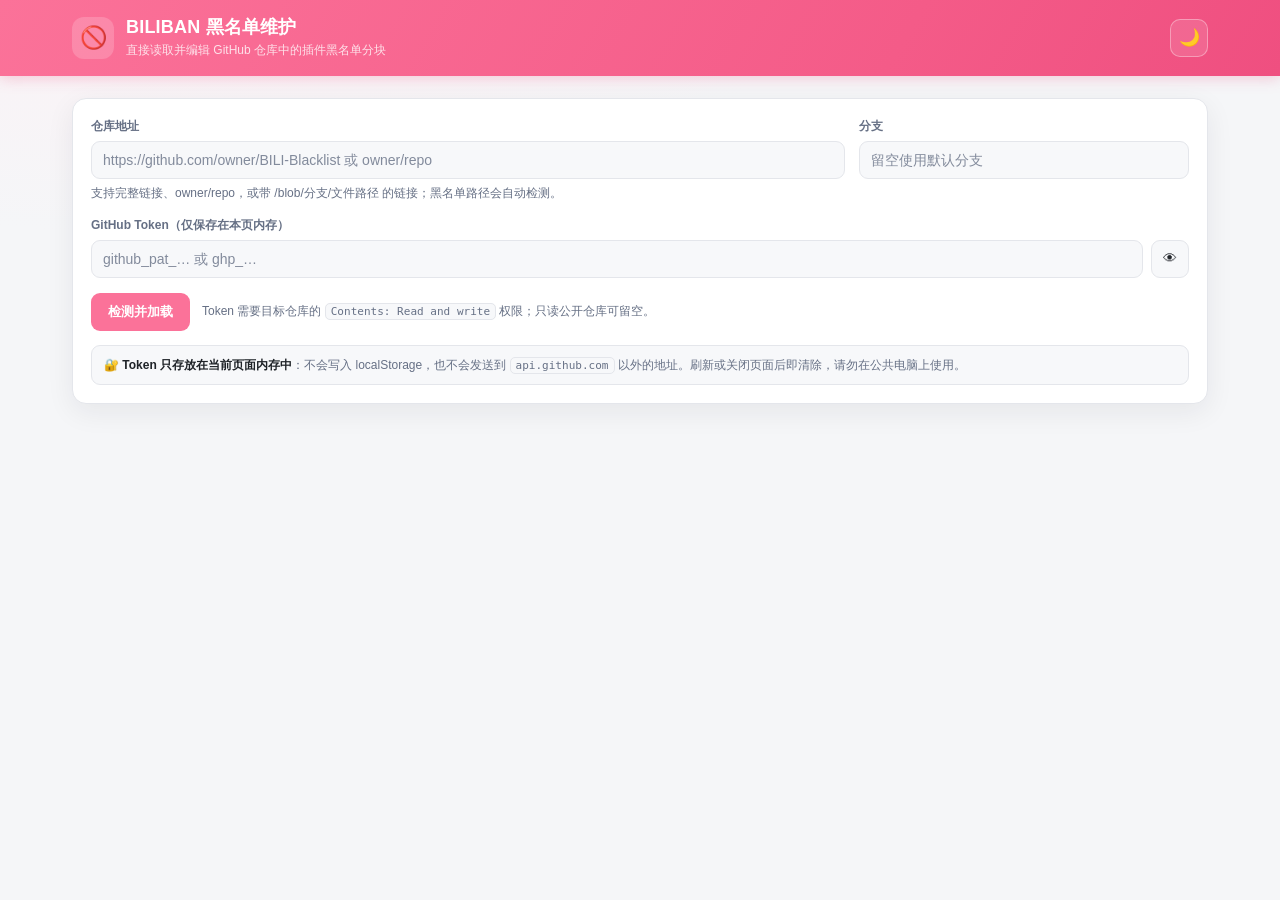
<file: index.html>
<!DOCTYPE html>
<html lang="zh-CN" data-theme="light">
<head>
<meta charset="utf-8">
<meta name="viewport" content="width=device-width, initial-scale=1">
<title>BILIBAN 黑名单维护</title>
<script>
  // 在 CSS 应用前确定主题，避免刷新时闪白/闪黑
  try {
    var savedTheme = localStorage.getItem('biliban-editor:theme');
    var initialTheme = (savedTheme === 'dark' || savedTheme === 'light')
      ? savedTheme
      : (window.matchMedia('(prefers-color-scheme: dark)').matches ? 'dark' : 'light');
    document.documentElement.dataset.theme = initialTheme;
  } catch (e) { /* 隐私模式下忽略 */ }
</script>
<style>
  :root {
    --bg: #f5f6f8;
    --bg-decor: #fdf1f5;
    --panel: #ffffff;
    --panel-2: #f7f8fa;
    --border: #e4e6eb;
    --border-strong: #d3d7de;
    --text: #1f2328;
    --muted: #667085;
    --accent: #fb7299;
    --accent-strong: #e6608a;
    --accent-soft: #fff0f5;
    --accent-text: #c93664;
    --danger: #d1242f;
    --danger-soft: #ffebe9;
    --ok: #1a7f37;
    --ok-soft: #dafbe1;
    --info: #0969da;
    --info-soft: #ddf4ff;
    --warn: #8a6100;
    --warn-soft: #fff8c5;
    --shadow: 0 8px 28px rgba(23, 28, 38, .07);
    --shadow-sm: 0 2px 8px rgba(23, 28, 38, .06);
    --radius: 14px;
    --radius-sm: 9px;
    color-scheme: light;
  }
  [data-theme="dark"] {
    --bg: #17171a;
    --bg-decor: #24191f;
    --panel: #222226;
    --panel-2: #2a2a2f;
    --border: #3a3a41;
    --border-strong: #4a4a53;
    --text: #ececf1;
    --muted: #a2a2ad;
    --accent: #fb7299;
    --accent-strong: #ff8fb0;
    --accent-soft: rgba(251, 114, 153, .14);
    --accent-text: #ff9dbb;
    --danger: #ff7b72;
    --danger-soft: rgba(248, 81, 73, .14);
    --ok: #3fb950;
    --ok-soft: rgba(46, 160, 67, .15);
    --info: #79c0ff;
    --info-soft: rgba(56, 139, 253, .14);
    --warn: #e3b341;
    --warn-soft: rgba(187, 128, 9, .16);
    --shadow: 0 12px 32px rgba(0, 0, 0, .28);
    --shadow-sm: 0 2px 10px rgba(0, 0, 0, .22);
    color-scheme: dark;
  }

  * { box-sizing: border-box; }
  [hidden] { display: none !important; }
  html, body { min-height: 100%; }
  body {
    margin: 0;
    font: 14px/1.55 -apple-system, BlinkMacSystemFont, "Segoe UI", Roboto, "Helvetica Neue", Arial, "PingFang SC", "Microsoft YaHei", sans-serif;
    color: var(--text);
    background:
      radial-gradient(1100px 500px at 12% -10%, var(--bg-decor), transparent 65%),
      var(--bg);
    -webkit-font-smoothing: antialiased;
  }
  a { color: var(--accent-text); }
  code {
    font-family: ui-monospace, SFMono-Regular, Menlo, Consolas, monospace;
    font-size: .92em;
    padding: 1px 5px;
    border-radius: 5px;
    background: var(--panel-2);
    border: 1px solid var(--border);
  }
  button, input { font: inherit; }
  :focus-visible {
    outline: 2px solid var(--accent);
    outline-offset: 2px;
  }

  /* 顶部 */
  .app-header {
    background: linear-gradient(120deg, #fb7299, #f45b88 70%, #ef4f80);
    color: #fff;
    box-shadow: 0 2px 14px rgba(232, 76, 126, .28);
  }
  .header-inner {
    max-width: 1180px;
    margin: 0 auto;
    padding: 16px 22px;
    display: flex;
    align-items: center;
    justify-content: space-between;
    gap: 16px;
  }
  .brand { display: flex; align-items: center; gap: 12px; min-width: 0; }
  .brand-icon {
    width: 42px; height: 42px;
    display: grid; place-items: center;
    border-radius: 12px;
    background: rgba(255,255,255,.18);
    font-size: 22px;
    flex: 0 0 auto;
  }
  .brand h1 { margin: 0; font-size: 18px; line-height: 1.3; letter-spacing: .2px; }
  .brand p { margin: 2px 0 0; font-size: 12px; color: rgba(255,255,255,.8); }
  .theme-btn {
    width: 38px; height: 38px;
    border: 1px solid rgba(255,255,255,.35);
    border-radius: 10px;
    background: rgba(255,255,255,.12);
    color: #fff;
    font-size: 17px;
    cursor: pointer;
    display: grid; place-items: center;
    transition: background .18s, transform .18s;
    flex: 0 0 auto;
  }
  .theme-btn:hover { background: rgba(255,255,255,.24); transform: translateY(-1px); }

  main {
    max-width: 1180px;
    margin: 0 auto;
    padding: 22px 22px 72px;
  }

  /* 卡片与表单 */
  .card {
    background: var(--panel);
    border: 1px solid var(--border);
    border-radius: var(--radius);
    box-shadow: var(--shadow);
    padding: 18px;
  }
  .eyebrow {
    font-size: 11px;
    font-weight: 700;
    letter-spacing: .09em;
    text-transform: uppercase;
    color: var(--muted);
    margin-bottom: 2px;
  }
  h2 { margin: 0; font-size: 16px; line-height: 1.35; }
  .hint { font-size: 12px; color: var(--muted); }
  .meta { font-size: 12px; color: var(--muted); word-break: break-all; }

  .field { display: flex; flex-direction: column; gap: 5px; min-width: 0; }
  .field > label { font-size: 12px; font-weight: 600; color: var(--muted); }
  input[type="text"], input[type="password"], input[type="search"] {
    width: 100%;
    height: 38px;
    padding: 0 11px;
    border: 1px solid var(--border);
    border-radius: var(--radius-sm);
    background: var(--panel-2);
    color: var(--text);
    transition: border-color .18s, box-shadow .18s, background .18s;
  }
  input::placeholder { color: var(--muted); opacity: .8; }
  input:focus {
    outline: none;
    border-color: var(--accent);
    background: var(--panel);
    box-shadow: 0 0 0 3px var(--accent-soft);
  }
  input:disabled { opacity: .62; cursor: not-allowed; }
  .input-with-btn { display: flex; gap: 8px; }
  .input-with-btn input { flex: 1; min-width: 0; }
  .input-with-btn button {
    width: 38px; height: 38px;
    border: 1px solid var(--border);
    border-radius: var(--radius-sm);
    background: var(--panel-2);
    color: var(--text);
    cursor: pointer;
    flex: 0 0 auto;
  }
  .input-with-btn button:hover { border-color: var(--accent); color: var(--accent-text); }

  .btn {
    height: 38px;
    padding: 0 16px;
    border: 1px solid transparent;
    border-radius: var(--radius-sm);
    background: var(--panel-2);
    color: var(--text);
    font-weight: 600;
    font-size: 13px;
    cursor: pointer;
    white-space: nowrap;
    transition: background .18s, border-color .18s, color .18s, transform .18s, opacity .18s;
  }
  .btn:hover { transform: translateY(-1px); }
  .btn:active { transform: translateY(0); }
  .btn:disabled { opacity: .48; cursor: not-allowed; transform: none; }
  .btn.primary { background: var(--accent); color: #fff; }
  .btn.primary:hover { background: var(--accent-strong); }
  .btn.ghost { background: transparent; border-color: var(--border); color: var(--text); }
  .btn.ghost:hover { border-color: var(--accent); color: var(--accent-text); background: var(--accent-soft); }
  .btn.soft { background: var(--accent-soft); color: var(--accent-text); border-color: transparent; }
  .btn.soft:hover { background: var(--accent); color: #fff; }
  .btn.danger-ghost { background: transparent; border-color: var(--border); color: var(--danger); }
  .btn.danger-ghost:hover { background: var(--danger-soft); border-color: var(--danger); }
  .btn.danger { background: var(--danger); color: #fff; }
  .btn.small { height: 32px; padding: 0 12px; font-size: 12px; }

  .connect-card { margin-bottom: 18px; }
  .connect-grid {
    display: grid;
    grid-template-columns: minmax(0, 1.6fr) minmax(160px, .7fr);
    gap: 14px;
  }
  .repo-field { grid-column: 1; }
  .token-field { grid-column: 2; }
  .connect-grid > .field:nth-child(2) { grid-column: 2; grid-row: 1; }
  .connect-grid > .field:nth-child(3) { grid-column: 1 / -1; }
  .connect-actions {
    display: flex;
    align-items: center;
    gap: 12px;
    flex-wrap: wrap;
    margin-top: 15px;
  }
  .security-note {
    margin: 14px 0 0;
    padding: 10px 12px;
    border: 1px solid var(--border);
    border-radius: var(--radius-sm);
    background: var(--panel-2);
    color: var(--muted);
    font-size: 12px;
  }
  .security-note strong { color: var(--text); }

  /* 状态提示 */
  .status {
    margin-top: 13px;
    padding: 9px 12px;
    border: 1px solid var(--border);
    border-radius: var(--radius-sm);
    font-size: 13px;
    word-break: break-word;
  }
  .status.info { color: var(--info); background: var(--info-soft); border-color: var(--info); }
  .status.ok { color: var(--ok); background: var(--ok-soft); border-color: var(--ok); }
  .status.err { color: var(--danger); background: var(--danger-soft); border-color: var(--danger); }
  .status.warn { color: var(--warn); background: var(--warn-soft); border-color: var(--warn); }
  .status a { color: inherit; font-weight: 700; }

  /* 文件识别条 */
  .source-card { margin-bottom: 16px; }
  .source-head {
    display: flex;
    align-items: flex-start;
    justify-content: space-between;
    gap: 14px;
    flex-wrap: wrap;
  }
  .source-actions { display: flex; align-items: center; gap: 8px; flex-wrap: wrap; }
  .source-title { font-size: 15px; font-weight: 700; word-break: break-all; }
  .source-sub { margin-top: 3px; font-size: 12px; color: var(--muted); }
  .file-tabs {
    display: flex;
    gap: 8px;
    overflow-x: auto;
    padding: 12px 2px 2px;
    margin-top: 6px;
    scrollbar-width: thin;
  }
  .file-tab {
    flex: 0 0 auto;
    min-width: 150px;
    max-width: 260px;
    text-align: left;
    padding: 9px 11px;
    border: 1px solid var(--border);
    border-radius: 10px;
    background: var(--panel-2);
    color: var(--text);
    cursor: pointer;
    transition: border-color .18s, background .18s, box-shadow .18s;
  }
  .file-tab:hover { border-color: var(--accent); }
  .file-tab.active {
    border-color: var(--accent);
    background: var(--accent-soft);
    box-shadow: 0 0 0 1px var(--accent) inset;
  }
  .file-tab-top { display: flex; align-items: center; gap: 7px; }
  .file-tab-name {
    font-weight: 700;
    font-size: 13px;
    overflow: hidden;
    text-overflow: ellipsis;
    white-space: nowrap;
    min-width: 0;
  }
  .file-tab-meta {
    margin-top: 3px;
    font-size: 11px;
    color: var(--muted);
    overflow: hidden;
    text-overflow: ellipsis;
    white-space: nowrap;
  }
  .kind {
    flex: 0 0 auto;
    padding: 1px 6px;
    border-radius: 999px;
    background: var(--panel);
    border: 1px solid var(--border);
    color: var(--muted);
    font-size: 10px;
    font-weight: 700;
  }
  .dirty-dot {
    width: 7px; height: 7px;
    border-radius: 50%;
    background: var(--accent);
    flex: 0 0 auto;
  }

  /* 主体布局 */
  .layout {
    display: grid;
    grid-template-columns: 292px minmax(0, 1fr);
    gap: 16px;
    align-items: start;
  }
  .panel-head {
    display: flex;
    align-items: center;
    justify-content: space-between;
    gap: 10px;
    margin-bottom: 10px;
  }
  .groups-card { position: sticky; top: 16px; }
  .group-list {
    list-style: none;
    margin: 0;
    padding: 0;
    max-height: min(58vh, 620px);
    overflow: auto;
    scrollbar-width: thin;
  }
  .group-list li + li { margin-top: 3px; }
  .group-item {
    width: 100%;
    display: flex;
    align-items: center;
    gap: 8px;
    padding: 8px 9px;
    border: 1px solid transparent;
    border-radius: 9px;
    background: transparent;
    color: var(--text);
    text-align: left;
    cursor: pointer;
  }
  .group-item:hover { background: var(--panel-2); }
  .group-item.active { background: var(--accent-soft); border-color: var(--accent); }
  .group-name {
    flex: 1;
    min-width: 0;
    overflow: hidden;
    text-overflow: ellipsis;
    white-space: nowrap;
    font-size: 13px;
    font-weight: 600;
  }
  .group-item.off .group-name { color: var(--muted); }
  .group-count {
    flex: 0 0 auto;
    min-width: 22px;
    text-align: right;
    font-size: 11px;
    color: var(--muted);
    font-variant-numeric: tabular-nums;
  }
  .status-dot {
    width: 7px; height: 7px;
    border-radius: 50%;
    background: var(--ok);
    flex: 0 0 auto;
  }
  .group-item.off .status-dot { background: var(--muted); opacity: .55; }
  .file-meta {
    margin-top: 12px;
    padding-top: 11px;
    border-top: 1px solid var(--border);
    font-size: 11px;
    color: var(--muted);
    word-break: break-all;
    line-height: 1.55;
  }

  /* 详情 */
  #editor.is-busy { pointer-events: none; opacity: .88; }
  .detail-card { min-height: 420px; }
  .detail-head {
    display: flex;
    align-items: flex-start;
    justify-content: space-between;
    gap: 12px;
    flex-wrap: wrap;
  }
  .detail-title { min-width: 0; }
  .detail-title h2 { font-size: 19px; word-break: break-word; }
  .detail-actions { display: flex; gap: 7px; flex-wrap: wrap; }
  .badges { display: flex; gap: 6px; flex-wrap: wrap; margin-top: 7px; }
  .badge {
    padding: 2px 8px;
    border-radius: 999px;
    border: 1px solid var(--border);
    background: var(--panel-2);
    color: var(--muted);
    font-size: 11px;
    font-weight: 600;
  }
  .badge.on { color: var(--ok); border-color: var(--ok); background: var(--ok-soft); }
  .badge.off { color: var(--danger); border-color: var(--danger); background: var(--danger-soft); }
  .enable-row {
    display: flex;
    align-items: center;
    gap: 12px;
    margin-top: 16px;
    padding: 11px 12px;
    border: 1px solid var(--border);
    border-radius: 10px;
    background: var(--panel-2);
  }
  .enable-title { font-size: 13px; font-weight: 700; }
  .switch { position: relative; width: 42px; height: 24px; flex: 0 0 auto; cursor: pointer; }
  .switch input { position: absolute; opacity: 0; width: 0; height: 0; }
  .slider {
    position: absolute;
    inset: 0;
    border-radius: 999px;
    background: var(--border-strong);
    transition: background .2s;
  }
  .slider::before {
    content: "";
    position: absolute;
    width: 18px; height: 18px;
    left: 3px; top: 3px;
    border-radius: 50%;
    background: #fff;
    box-shadow: 0 1px 3px rgba(0,0,0,.25);
    transition: transform .2s;
  }
  .switch input:checked + .slider { background: var(--accent); }
  .switch input:checked + .slider::before { transform: translateX(18px); }
  .switch input:focus-visible + .slider { outline: 2px solid var(--accent); outline-offset: 2px; }

  .add-uid-row {
    display: flex;
    gap: 8px;
    margin-top: 16px;
    flex-wrap: wrap;
  }
  .add-uid-row .grow { flex: 1; min-width: 200px; }

  .uid-toolbar {
    display: flex;
    align-items: center;
    justify-content: space-between;
    gap: 12px;
    margin-top: 18px;
    flex-wrap: wrap;
  }
  .uid-toolbar-label { font-size: 13px; font-weight: 700; }
  .uid-toolbar-label .hint { font-weight: 400; margin-left: 4px; }
  .uid-toolbar input { width: 180px; height: 34px; }

  .chips {
    display: flex;
    flex-wrap: wrap;
    gap: 6px;
    align-content: flex-start;
    min-height: 92px;
    max-height: min(46vh, 470px);
    overflow: auto;
    margin-top: 10px;
    padding: 11px;
    border: 1px dashed var(--border-strong);
    border-radius: 10px;
    background: var(--panel-2);
    scrollbar-width: thin;
  }
  .chip {
    display: inline-flex;
    align-items: center;
    gap: 4px;
    height: 29px;
    padding: 0 5px 0 9px;
    border: 1px solid var(--border);
    border-radius: 999px;
    background: var(--panel);
    font-family: ui-monospace, SFMono-Regular, Menlo, Consolas, monospace;
    font-size: 12px;
    box-shadow: var(--shadow-sm);
  }
  .chip-uid { line-height: 1; }
  .chip-btn {
    width: 21px; height: 21px;
    border: 0;
    border-radius: 50%;
    background: transparent;
    color: var(--muted);
    font-size: 13px;
    line-height: 1;
    cursor: pointer;
    display: grid; place-items: center;
    padding: 0;
  }
  .chip-btn:hover { background: var(--panel-2); color: var(--accent-text); }
  .chip-btn.remove:hover { background: var(--danger-soft); color: var(--danger); }
  .load-more-wrap { margin-top: 9px; }

  .empty-state {
    min-height: 320px;
    display: flex;
    flex-direction: column;
    align-items: center;
    justify-content: center;
    gap: 4px;
    text-align: center;
    color: var(--muted);
    padding: 20px;
  }
  .empty-icon { font-size: 34px; opacity: .8; margin-bottom: 4px; }
  .empty-title { color: var(--text); font-weight: 700; }
  .chips-empty { color: var(--muted); font-size: 12px; padding: 6px; }

  /* 提交条 */
  .commit-bar {
    position: sticky;
    bottom: 14px;
    z-index: 20;
    display: flex;
    align-items: center;
    justify-content: space-between;
    gap: 14px;
    flex-wrap: wrap;
    margin-top: 16px;
    padding: 13px 15px;
    border: 1px solid var(--accent);
    border-radius: 12px;
    background: var(--panel);
    box-shadow: 0 12px 30px rgba(0,0,0,.16), 0 0 0 4px var(--accent-soft);
  }
  .commit-info { display: flex; flex-direction: column; gap: 1px; min-width: 200px; }
  .commit-info strong { font-size: 13px; }
  .commit-actions { display: flex; align-items: center; gap: 8px; flex-wrap: wrap; }
  .commit-actions input { width: 220px; height: 36px; }

  /* 弹窗 */
  .modal {
    width: min(440px, calc(100vw - 32px));
    padding: 0;
    border: 1px solid var(--border);
    border-radius: 14px;
    background: var(--panel);
    color: var(--text);
    box-shadow: 0 24px 60px rgba(0,0,0,.35);
  }
  .modal::backdrop { background: rgba(10, 12, 16, .55); backdrop-filter: blur(2px); }
  .modal form { padding: 18px; }
  .modal h3 { margin: 0; font-size: 17px; }
  .modal-desc { margin: 7px 0 0; color: var(--muted); font-size: 13px; white-space: pre-line; }
  .modal .field { margin-top: 14px; }
  .modal-error { margin: 9px 0 0; color: var(--danger); font-size: 12px; }
  .modal-actions {
    display: flex;
    justify-content: flex-end;
    gap: 8px;
    margin-top: 18px;
  }

  /* Toast */
  .toast {
    position: fixed;
    left: 50%;
    bottom: 90px;
    transform: translate(-50%, 12px);
    max-width: min(520px, calc(100vw - 32px));
    padding: 9px 14px;
    border-radius: 10px;
    background: #222226;
    color: #fff;
    font-size: 13px;
    box-shadow: 0 10px 28px rgba(0,0,0,.3);
    opacity: 0;
    pointer-events: none;
    transition: opacity .2s, transform .2s;
    z-index: 100;
  }
  .toast.show { opacity: 1; transform: translate(-50%, 0); }
  .toast.err { background: #b4232b; }
  .toast.warn { background: #8a6100; }

  @media (max-width: 860px) {
    .layout { grid-template-columns: 1fr; }
    .groups-card { position: static; }
    .group-list { max-height: 40vh; }
    .connect-grid { grid-template-columns: 1fr; }
    .repo-field, .token-field, .connect-grid > .field:nth-child(2), .connect-grid > .field:nth-child(3) {
      grid-column: 1;
      grid-row: auto;
    }
    .uid-toolbar input { width: 100%; }
    .uid-toolbar { align-items: flex-start; }
    .commit-actions { width: 100%; }
    .commit-actions input { flex: 1; min-width: 140px; width: auto; }
    .detail-card { min-height: 360px; }
  }
  @media (max-width: 560px) {
    main { padding: 16px 14px 60px; }
    .header-inner { padding: 14px 14px; }
    .brand h1 { font-size: 16px; }
    .brand p { display: none; }
    .card { padding: 14px; }
    .file-tab { min-width: 130px; }
    .commit-bar { bottom: 8px; padding: 11px; }
  }
  @media (prefers-reduced-motion: reduce) {
    *, *::before, *::after { transition: none !important; animation: none !important; }
  }
</style>
</head>
<body>
<header class="app-header">
  <div class="header-inner">
    <div class="brand">
      <span class="brand-icon">🚫</span>
      <div>
        <h1>BILIBAN 黑名单维护</h1>
        <p>直接读取并编辑 GitHub 仓库中的插件黑名单分块</p>
      </div>
    </div>
    <button id="themeBtn" class="theme-btn" type="button" title="切换主题" aria-label="切换主题">🌙</button>
  </div>
</header>

<main>
  <section class="card connect-card" aria-label="连接 GitHub 仓库">
    <div class="connect-grid">
      <div class="field repo-field">
        <label for="repoInput">仓库地址</label>
        <input type="text" id="repoInput" placeholder="https://github.com/owner/BILI-Blacklist 或 owner/repo" autocomplete="off" spellcheck="false">
        <span class="hint">支持完整链接、owner/repo，或带 /blob/分支/文件路径 的链接；黑名单路径会自动检测。</span>
      </div>
      <div class="field">
        <label for="branchInput">分支</label>
        <input type="text" id="branchInput" placeholder="留空使用默认分支" autocomplete="off" spellcheck="false">
      </div>
      <div class="field token-field">
        <label for="tokenInput">GitHub Token（仅保存在本页内存）</label>
        <div class="input-with-btn">
          <input type="password" id="tokenInput" placeholder="github_pat_… 或 ghp_…" autocomplete="off" spellcheck="false">
          <button id="toggleToken" type="button" title="显示/隐藏 Token" aria-label="显示或隐藏 Token">👁</button>
        </div>
      </div>
    </div>
    <div class="connect-actions">
      <button id="loadBtn" class="btn primary" type="button">检测并加载</button>
      <span class="hint">Token 需要目标仓库的 <code>Contents: Read and write</code> 权限；只读公开仓库可留空。</span>
    </div>
    <div id="status" class="status" role="status" hidden></div>
    <p class="security-note">🔐 <strong>Token 只存放在当前页面内存中</strong>：不会写入 localStorage，也不会发送到 <code>api.github.com</code> 以外的地址。刷新或关闭页面后即清除，请勿在公共电脑上使用。</p>
  </section>

  <section id="editor" hidden>
    <div class="card source-card">
      <div class="source-head">
        <div>
          <div class="eyebrow">已自动识别</div>
          <div class="source-title" id="repoMeta">—</div>
          <div class="source-sub" id="fileSummary"></div>
        </div>
        <div class="source-actions">
          <button id="exportPiliPlusBtn" class="btn soft" type="button" disabled>导出 PiliPlus</button>
          <button id="deleteFileBtn" class="btn danger-ghost" type="button" disabled>删除此文件</button>
          <button id="reloadRepoBtn" class="btn ghost" type="button">重新检测</button>
        </div>
      </div>
      <div class="file-tabs" id="fileTabs" role="tablist" aria-label="检测到的黑名单文件"></div>
    </div>

    <div class="layout">
      <aside class="card groups-card">
        <div class="panel-head">
          <div>
            <div class="eyebrow">分组</div>
            <h2 id="groupCount">分组列表</h2>
          </div>
          <button id="addGroupBtn" class="btn soft small" type="button">+ 新建</button>
        </div>
        <ul class="group-list" id="groupList"></ul>
        <div class="file-meta" id="fileMeta"></div>
      </aside>

      <section class="card detail-card">
        <div id="groupEmpty" class="empty-state">
          <div class="empty-icon">📂</div>
          <div class="empty-title">该文件还没有分组</div>
          <div class="hint">点击左侧「+ 新建」创建第一个分组</div>
        </div>

        <div id="groupDetail" hidden>
          <div class="detail-head">
            <div class="detail-title">
              <div class="eyebrow">当前分组</div>
              <h2 id="groupName">—</h2>
              <div class="badges" id="groupBadges"></div>
            </div>
            <div class="detail-actions">
              <button id="renameGroupBtn" class="btn ghost small" type="button">重命名</button>
              <button id="deleteGroupBtn" class="btn danger-ghost small" type="button">删除分组</button>
            </div>
          </div>

          <div class="enable-row">
            <label class="switch" title="启用或停用该分组">
              <input type="checkbox" id="groupEnabled" aria-label="启用该分组">
              <span class="slider"></span>
            </label>
            <div>
              <div class="enable-title" id="enabledText">已启用</div>
              <div class="meta" id="groupMeta"></div>
            </div>
          </div>

          <div class="add-uid-row">
            <input class="grow" type="text" id="addUidInput" placeholder="输入 UID，支持空格、逗号、换行批量添加" inputmode="numeric" aria-label="输入要添加的 UID">
            <button id="addUidBtn" class="btn primary" type="button">添加 UID</button>
          </div>

          <div class="uid-toolbar">
            <div class="uid-toolbar-label">UID 列表 <span id="uidCount" class="hint"></span></div>
            <input type="search" id="uidFilter" placeholder="筛选 UID…" autocomplete="off" aria-label="筛选 UID">
          </div>

          <div class="chips" id="uidChips"></div>
          <div class="load-more-wrap">
            <button id="loadMoreBtn" class="btn ghost small" type="button" hidden>显示更多</button>
          </div>
        </div>
      </section>
    </div>

    <div class="commit-bar" id="commitBar" hidden>
      <div class="commit-info">
        <strong id="dirtyInfo">有未提交的更改</strong>
        <span id="commitHint" class="hint"></span>
      </div>
      <div class="commit-actions">
        <input type="text" id="commitMsg" placeholder="提交说明（可选）" autocomplete="off" aria-label="提交说明">
        <button id="discardBtn" class="btn ghost" type="button">放弃更改</button>
        <button id="commitBtn" class="btn primary" type="button">提交到 GitHub</button>
      </div>
    </div>
  </section>
</main>

<div id="toast" class="toast" role="status" aria-live="polite"></div>

<dialog id="modal" class="modal" aria-labelledby="modalTitle" aria-describedby="modalDesc">
  <form id="modalForm">
    <h3 id="modalTitle">标题</h3>
    <p id="modalDesc" class="modal-desc"></p>
    <div id="modalField" class="field">
      <label id="modalLabel" for="modalInput">名称</label>
      <input type="text" id="modalInput" autocomplete="off" spellcheck="false">
    </div>
    <p id="modalError" class="modal-error" hidden></p>
    <div class="modal-actions">
      <button id="modalCancel" class="btn ghost" type="button">取消</button>
      <button id="modalConfirm" class="btn primary" type="submit">确定</button>
    </div>
  </form>
</dialog>

<script>
(() => {
  'use strict';

  const API_BASE = 'https://api.github.com';
  const LS_PREFS = 'biliban-editor:prefs';
  const LS_THEME = 'biliban-editor:theme';
  const PAGE_SIZE = 300;
  const MAX_FILE_SIZE = 1000000;

  const $ = (selector, root = document) => root.querySelector(selector);
  const els = {
    themeBtn: $('#themeBtn'),
    repoInput: $('#repoInput'),
    branchInput: $('#branchInput'),
    tokenInput: $('#tokenInput'),
    toggleToken: $('#toggleToken'),
    loadBtn: $('#loadBtn'),
    status: $('#status'),
    editor: $('#editor'),
    repoMeta: $('#repoMeta'),
    fileSummary: $('#fileSummary'),
    fileTabs: $('#fileTabs'),
    exportPiliPlusBtn: $('#exportPiliPlusBtn'),
    deleteFileBtn: $('#deleteFileBtn'),
    reloadRepoBtn: $('#reloadRepoBtn'),
    groupCount: $('#groupCount'),
    groupList: $('#groupList'),
    addGroupBtn: $('#addGroupBtn'),
    fileMeta: $('#fileMeta'),
    groupEmpty: $('#groupEmpty'),
    groupDetail: $('#groupDetail'),
    groupName: $('#groupName'),
    groupBadges: $('#groupBadges'),
    groupMeta: $('#groupMeta'),
    renameGroupBtn: $('#renameGroupBtn'),
    deleteGroupBtn: $('#deleteGroupBtn'),
    groupEnabled: $('#groupEnabled'),
    enabledText: $('#enabledText'),
    addUidInput: $('#addUidInput'),
    addUidBtn: $('#addUidBtn'),
    uidFilter: $('#uidFilter'),
    uidCount: $('#uidCount'),
    uidChips: $('#uidChips'),
    loadMoreBtn: $('#loadMoreBtn'),
    commitBar: $('#commitBar'),
    dirtyInfo: $('#dirtyInfo'),
    commitHint: $('#commitHint'),
    commitMsg: $('#commitMsg'),
    discardBtn: $('#discardBtn'),
    commitBtn: $('#commitBtn'),
    modal: $('#modal'),
    modalForm: $('#modalForm'),
    modalTitle: $('#modalTitle'),
    modalDesc: $('#modalDesc'),
    modalField: $('#modalField'),
    modalLabel: $('#modalLabel'),
    modalInput: $('#modalInput'),
    modalError: $('#modalError'),
    modalCancel: $('#modalCancel'),
    modalConfirm: $('#modalConfirm'),
    toast: $('#toast')
  };

  const state = {
    token: '',
    owner: '',
    repo: '',
    branch: '',
    defaultBranch: '',
    repoInfo: null,
    files: [],
    activePath: '',
    filter: '',
    limit: PAGE_SIZE,
    skipped: 0,
    preferredPath: '',
    busy: false,
    committing: false,
    deleting: false
  };

  // ==================== 通用工具 ====================

  function genGroupId() {
    return 'grp_' + Date.now() + '_' + Math.random().toString(36).slice(2, 8);
  }

  function stripBom(text) {
    return text.charCodeAt(0) === 0xFEFF ? text.slice(1) : text;
  }

  function encodePath(path) {
    return String(path || '').split('/').map(encodeURIComponent).join('/');
  }

  function toBase64(text) {
    const bytes = new TextEncoder().encode(text);
    let binary = '';
    const chunk = 0x8000;
    for (let i = 0; i < bytes.length; i += chunk) {
      binary += String.fromCharCode.apply(null, bytes.subarray(i, i + chunk));
    }
    return btoa(binary);
  }

  function fromBase64(base64) {
    const binary = atob(String(base64 || '').replace(/\s/g, ''));
    const bytes = Uint8Array.from(binary, ch => ch.charCodeAt(0));
    return new TextDecoder().decode(bytes);
  }

  function activeFile() {
    return state.files.find(file => file.path === state.activePath) || null;
  }

  function activeGroup() {
    const file = activeFile();
    if (!file) return null;
    return file.data.groups[file.activeGroupIdx] || null;
  }

  function isDirty(file) {
    return JSON.stringify(file.data) !== file.snapshot;
  }

  function hasDirty() {
    return state.files.some(isDirty);
  }

  function countUids(file) {
    return (file.data.groups || []).reduce((sum, group) => sum + (group.uids || []).length, 0);
  }

  // PiliPlus 黑名单导入格式：仅启用分组中的 UID，去重并保持首次出现顺序
  function collectPiliPlusUids() {
    const seen = new Set();
    const uids = [];
    for (const file of state.files) {
      for (const group of (file.data.groups || [])) {
        if (!group.enabled) continue;
        for (const raw of (group.uids || [])) {
          const uid = Number(raw);
          if (!Number.isSafeInteger(uid) || uid <= 0 || seen.has(uid)) continue;
          seen.add(uid);
          uids.push(uid);
        }
      }
    }
    return uids;
  }

  function downloadJsonFile(filename, text) {
    const blob = new Blob([text], { type: 'application/json' });
    const url = URL.createObjectURL(blob);
    const anchor = document.createElement('a');
    anchor.href = url;
    anchor.download = filename;
    anchor.style.display = 'none';
    document.body.appendChild(anchor);
    anchor.click();
    anchor.remove();
    setTimeout(() => URL.revokeObjectURL(url), 1000);
  }

  function fileDisplayName(file) {
    if (file.kind === 'chunk' && typeof file.data.chunkName === 'string' && file.data.chunkName.trim()) {
      return file.data.chunkName.trim();
    }
    return file.name.replace(/\.json$/i, '');
  }

  function setStatus(text, type = 'info', link) {
    els.status.hidden = false;
    els.status.className = 'status ' + type;
    els.status.textContent = text;
    if (link) {
      const anchor = document.createElement('a');
      anchor.href = link;
      anchor.target = '_blank';
      anchor.rel = 'noopener noreferrer';
      anchor.textContent = '查看提交';
      els.status.append(' ', anchor);
    }
  }

  function clearStatus() {
    els.status.hidden = true;
    els.status.className = 'status';
    els.status.textContent = '';
  }

  let toastTimer = 0;
  function toast(text, type = 'ok') {
    els.toast.textContent = text;
    els.toast.className = 'toast show' + (type === 'ok' ? '' : ' ' + type);
    clearTimeout(toastTimer);
    toastTimer = setTimeout(() => {
      els.toast.classList.remove('show');
    }, 2600);
  }

  function validateUid(value) {
    if (!/^\d+$/.test(value)) return 'UID 只能包含数字';
    const uid = Number(value);
    if (!Number.isSafeInteger(uid) || uid <= 0) return 'UID 必须是有效的正整数';
    return '';
  }

  // ==================== 主题 ====================

  function applyTheme(theme, persist) {
    document.documentElement.dataset.theme = theme;
    const isDark = theme === 'dark';
    els.themeBtn.textContent = isDark ? '☀️' : '🌙';
    els.themeBtn.title = isDark ? '切换到白天模式' : '切换到黑夜模式';
    els.themeBtn.setAttribute('aria-label', els.themeBtn.title);
    if (persist) {
      try { localStorage.setItem(LS_THEME, theme); } catch (e) { /* ignore */ }
    }
  }

  function initTheme() {
    const current = document.documentElement.dataset.theme === 'dark' ? 'dark' : 'light';
    applyTheme(current, false);
  }

  // ==================== 弹窗 ====================

  let dialogState = null;

  function openDialog(options) {
    if (dialogState) {
      const previous = dialogState;
      dialogState = null;
      previous.resolve(null);
      if (els.modal.open) els.modal.close();
    }

    return new Promise(resolve => {
      els.modalTitle.textContent = options.title || '';
      els.modalDesc.textContent = options.description || '';
      els.modalDesc.hidden = !options.description;
      els.modalField.hidden = !options.label;
      els.modalLabel.textContent = options.label || '';
      els.modalInput.value = options.value || '';
      els.modalInput.placeholder = options.placeholder || '';
      els.modalInput.inputMode = options.inputMode || 'text';
      els.modalError.hidden = true;
      els.modalError.textContent = '';
      els.modalConfirm.textContent = options.confirmText || '确定';
      els.modalConfirm.className = 'btn ' + (options.danger ? 'danger' : 'primary');

      dialogState = { resolve, validate: options.validate || null };
      els.modal.showModal();

      if (options.label) {
        setTimeout(() => {
          els.modalInput.focus();
          els.modalInput.select();
        }, 0);
      } else {
        els.modalConfirm.focus();
      }
    });
  }

  function finishDialog(value) {
    const current = dialogState;
    if (!current) return;
    dialogState = null;
    if (els.modal.open) els.modal.close();
    current.resolve(value);
  }

  els.modalForm.addEventListener('submit', event => {
    event.preventDefault();
    if (!dialogState) return;
    if (els.modalField.hidden) {
      finishDialog(true);
      return;
    }
    const value = els.modalInput.value.trim();
    const error = dialogState.validate ? dialogState.validate(value) : (value ? '' : '不能为空');
    if (error) {
      els.modalError.textContent = error;
      els.modalError.hidden = false;
      els.modalInput.focus();
      return;
    }
    finishDialog(value);
  });

  els.modalCancel.addEventListener('click', () => finishDialog(null));
  els.modal.addEventListener('cancel', event => {
    if (dialogState) {
      event.preventDefault();
      finishDialog(null);
    }
  });

  // ==================== GitHub API ====================

  class GhError extends Error {
    constructor(message, status = 0, data = null) {
      super(message);
      this.name = 'GhError';
      this.status = status;
      this.data = data;
    }
  }

  function contentsEndpoint(path = '') {
    return '/repos/' + encodeURIComponent(state.owner) + '/' + encodeURIComponent(state.repo)
      + '/contents/' + encodePath(path);
  }

  function refQuery() {
    return state.branch ? '?ref=' + encodeURIComponent(state.branch) : '';
  }

  async function gh(path, options = {}) {
    const method = options.method || 'GET';
    const headers = {
      'Accept': 'application/vnd.github+json',
      'X-GitHub-Api-Version': '2022-11-28'
    };
    if (state.token) headers.Authorization = 'Bearer ' + state.token;
    if (options.body !== undefined) headers['Content-Type'] = 'application/json';

    let response;
    try {
      response = await fetch(API_BASE + path, {
        method,
        headers,
        body: options.body === undefined ? undefined : JSON.stringify(options.body),
        cache: 'no-store'
      });
    } catch (e) {
      throw new GhError('网络请求失败，请检查网络或 GitHub 是否可访问');
    }

    const text = await response.text();
    let data = null;
    if (text) {
      try { data = JSON.parse(text); } catch (e) { /* ignore */ }
    }

    if (!response.ok) {
      let message = (data && data.message) || ('HTTP ' + response.status);
      if (response.status === 403 && response.headers.get('x-ratelimit-remaining') === '0') {
        const reset = Number(response.headers.get('x-ratelimit-reset')) * 1000;
        message = 'GitHub API 频率超限' + (reset ? '，请于 ' + new Date(reset).toLocaleTimeString() + ' 后重试' : '');
      }
      throw new GhError(message, response.status, data);
    }
    return data;
  }

  function describeError(error) {
    if (!(error instanceof GhError)) return error && error.message ? error.message : '操作失败';
    if (error.status === 401) return '认证失败：Token 无效或已过期（401）';
    if (error.status === 403) return '无权限或频率受限（403）：' + error.message;
    if (error.status === 404) {
      if (!error.data) return error.message;
      return state.token
        ? '仓库、分支或文件不存在，或 Token 无权访问（404）'
        : '仓库不存在，或为私有仓库（请在填写 Token 后重试）';
    }
    if (error.status === 409) return '提交冲突：远端文件已被修改，请重新检测后再编辑（409）';
    if (error.status === 422) return '请求无效：请检查分支是否存在，以及提交内容是否合法（422）';
    return error.message;
  }

  function parseRepoInput(raw) {
    const input = String(raw || '').trim();
    if (!input) return null;

    let match = input.match(/^https?:\/\/(?:www\.)?github\.com\/([^\/\s?#]+)\/([^\/\s?#]+)(.*)$/i);
    if (!match) match = input.match(/^(?:www\.)?github\.com\/([^\/\s?#]+)\/([^\/\s?#]+)(.*)$/i);
    if (!match) {
      const short = input.match(/^([^\/\s?#]+)\/([^\/\s?#]+)(.*)$/);
      if (short && (!short[3] || /^\/(?:blob|tree)\//i.test(short[3]))) match = short;
    }

    let owner = '';
    let repo = '';
    let rest = '';

    if (match) {
      owner = match[1];
      repo = match[2].replace(/\.git$/i, '');
      rest = match[3] || '';
    } else {
      const ssh = input.match(/^git@github\.com:([^\/\s]+)\/(.+?)(?:\.git)?$/i);
      if (!ssh) return null;
      owner = ssh[1];
      repo = ssh[2].replace(/\.git$/i, '');
    }

    if (!/^[A-Za-z0-9_.-]+$/.test(owner) || !/^[A-Za-z0-9_.-]+$/.test(repo)) return null;

    let branch = '';
    let path = '';
    const linked = rest.match(/^\/(?:blob|tree)\/([^\/]+)(?:\/(.+?))?\/?$/i);
    if (linked) {
      const branchPart = linked[1].split(/[?#]/)[0];
      try { branch = decodeURIComponent(branchPart); } catch (e) { branch = branchPart; }
      if (linked[2]) {
        const clean = linked[2].split(/[?#]/)[0];
        try { path = decodeURIComponent(clean); } catch (e) { path = clean; }
      }
    }

    return { owner, repo, branch, path };
  }

  function isBlacklistData(data) {
    return !!data
      && typeof data === 'object'
      && !Array.isArray(data)
      && Array.isArray(data.groups)
      && data.groups.every(group =>
        group && typeof group === 'object' && !Array.isArray(group)
        && (group.uids === undefined || group.uids === null || Array.isArray(group.uids))
      );
  }

  function normalizeFile(meta, data) {
    for (const group of data.groups) {
      if (!Array.isArray(group.uids)) group.uids = [];
      if (typeof group.id !== 'string' || !group.id) group.id = genGroupId();
    }
    const isChunk = typeof data.chunkId === 'string' && data.chunkId.trim() !== '';
    return {
      path: meta.path,
      name: meta.name,
      sha: meta.sha,
      size: Number(meta.size) || 0,
      kind: isChunk ? 'chunk' : 'legacy',
      data,
      snapshot: JSON.stringify(data),
      activeGroupIdx: 0,
      commitUrl: ''
    };
  }

  async function readOneFile(path) {
    const file = await gh(contentsEndpoint(path) + refQuery());
    if (Array.isArray(file)) throw new GhError('该路径是目录，请填写具体的 JSON 文件', 0);
    if (!file || typeof file.content !== 'string' || !file.content) {
      throw new GhError('文件内容为空，或超过 Contents API 的 1MB 限制', 0);
    }
    const text = stripBom(fromBase64(file.content));
    let data;
    try {
      data = JSON.parse(text);
    } catch (e) {
      throw new GhError('JSON 解析失败', 0);
    }
    if (!isBlacklistData(data)) return null;
    return normalizeFile(file, data);
  }

  async function mapLimit(items, limit, task) {
    const results = new Array(items.length);
    let cursor = 0;
    async function worker() {
      while (cursor < items.length) {
        const index = cursor++;
        results[index] = await task(items[index], index);
      }
    }
    const workers = Array.from({ length: Math.min(limit, items.length) }, worker);
    await Promise.all(workers);
    return results;
  }

  async function detectFiles(rootItems) {
    const jsonItems = rootItems.filter(item => item.type === 'file' && /\.json$/i.test(item.name || ''));
    const detected = await mapLimit(jsonItems, 4, async item => {
      try {
        if (Number(item.size) > MAX_FILE_SIZE) {
          state.skipped++;
          return null;
        }
        const file = await gh(contentsEndpoint(item.path) + refQuery());
        if (Array.isArray(file) || !file || typeof file.content !== 'string' || !file.content) {
          state.skipped++;
          return null;
        }
        const text = stripBom(fromBase64(file.content));
        let data;
        try {
          data = JSON.parse(text);
        } catch (e) {
          state.skipped++;
          return null;
        }
        if (!isBlacklistData(data)) {
          state.skipped++;
          return null;
        }
        return normalizeFile(file, data);
      } catch (error) {
        if (error instanceof GhError && error.status === 404) {
          state.skipped++;
          return null;
        }
        throw error;
      }
    });

    const files = detected.filter(Boolean);
    files.sort((a, b) => {
      if (a.kind !== b.kind) return a.kind === 'chunk' ? -1 : 1;
      return a.name.localeCompare(b.name, 'zh-CN');
    });
    return files;
  }

  // ==================== 加载 ====================

  function setBusy(busy) {
    state.busy = busy;
    els.loadBtn.disabled = busy;
    els.loadBtn.textContent = busy ? '检测中…' : '检测并加载';
    els.reloadRepoBtn.disabled = busy;
    updateFileDeleteButton();
  }

  function savePrefs() {
    try {
      localStorage.setItem(LS_PREFS, JSON.stringify({
        repo: els.repoInput.value.trim(),
        branch: els.branchInput.value.trim()
      }));
    } catch (e) { /* ignore */ }
  }

  async function loadFromRepo() {
    if (state.busy || state.committing || state.deleting) return;

    if (hasDirty()) {
      const confirmed = await openDialog({
        title: '放弃未提交的更改？',
        description: '重新检测会丢弃当前所有未提交的修改，并从仓库重新读取黑名单。',
        confirmText: '放弃并重新检测',
        danger: true
      });
      if (!confirmed) return;
    }

    const parsed = parseRepoInput(els.repoInput.value);
    if (!parsed) {
      setStatus('仓库地址格式不正确，请填写 https://github.com/owner/repo 或 owner/repo', 'err');
      return;
    }

    state.token = els.tokenInput.value.trim();
    state.owner = parsed.owner;
    state.repo = parsed.repo;
    state.preferredPath = parsed.path || '';
    state.files = [];
    state.activePath = '';
    state.filter = '';
    state.limit = PAGE_SIZE;
    state.skipped = 0;
    state.repoInfo = null;
    els.editor.hidden = true;
    els.uidFilter.value = '';
    clearStatus();
    setBusy(true);
    setStatus('正在连接 GitHub…', 'info');

    try {
      const info = await gh('/repos/' + encodeURIComponent(state.owner) + '/' + encodeURIComponent(state.repo));
      state.repoInfo = info;
      state.defaultBranch = info.default_branch || 'main';
      const explicitBranch = parsed.branch || els.branchInput.value.trim();
      state.branch = explicitBranch || state.defaultBranch;
      if (explicitBranch) els.branchInput.value = state.branch;

      let rootItems;
      try {
        rootItems = await gh(contentsEndpoint('') + refQuery());
      } catch (error) {
        if (error instanceof GhError && error.status === 404) {
          throw new GhError(info.size === 0
            ? '仓库为空，尚未推送任何黑名单'
            : '分支「' + state.branch + '」不存在，或仓库根目录不可访问', 404);
        }
        throw error;
      }
      if (!Array.isArray(rootItems)) throw new GhError('无法读取仓库根目录', 0);

      setStatus('仓库已连接，正在自动检测黑名单文件…', 'info');
      let files = await detectFiles(rootItems);

      if (state.preferredPath && !files.some(file => file.path === state.preferredPath)) {
        try {
          const preferred = await readOneFile(state.preferredPath);
          if (preferred) files.unshift(preferred);
        } catch (e) { /* 链接中的路径无法读取时，继续使用自动检测结果 */ }
      }

      if (!files.length) {
        throw new GhError('未检测到插件黑名单文件：仓库根目录中应以 JSON 文件保存包含 groups 数组的数据'
          + (state.skipped ? '（已跳过 ' + state.skipped + ' 个 JSON）' : ''), 0);
      }

      state.files = files;
      const preferred = state.preferredPath && files.find(file => file.path === state.preferredPath);
      state.activePath = preferred ? preferred.path : files[0].path;
      renderAll();
      els.editor.hidden = false;
      savePrefs();

      const totalGroups = files.reduce((sum, file) => sum + file.data.groups.length, 0);
      let message = '✅ 已自动识别 ' + files.length + ' 个黑名单文件 · '
        + totalGroups + ' 个分组 · ' + files.reduce((sum, file) => sum + countUids(file), 0) + ' 个 UID';
      if (state.skipped) message += ' · 已忽略 ' + state.skipped + ' 个非黑名单 JSON';
      if (state.repoInfo.permissions && state.repoInfo.permissions.push === false) {
        message += ' · ⚠️ 当前 Token 可能没有写权限';
      }
      setStatus(message, state.repoInfo.permissions && state.repoInfo.permissions.push === false ? 'warn' : 'ok');
    } catch (error) {
      setStatus(describeError(error), 'err');
    } finally {
      setBusy(false);
    }
  }

  // ==================== 渲染 ====================

  function renderAll() {
    renderFileTabs();
    renderGroups();
    renderDetail();
    renderSummary();
    renderFileMeta();
    updateCommitBar();
    updateFileDeleteButton();
    updatePiliPlusButton();
  }

  function renderSummary() {
    const totalGroups = state.files.reduce((sum, file) => sum + file.data.groups.length, 0);
    const totalUids = state.files.reduce((sum, file) => sum + countUids(file), 0);
    els.repoMeta.textContent = state.owner + '/' + state.repo + ' @ ' + state.branch;
    let summary = state.files.length + ' 个黑名单文件 · ' + totalGroups + ' 个分组 · ' + totalUids + ' 个 UID';
    if (state.skipped) summary += ' · 已忽略 ' + state.skipped + ' 个非黑名单 JSON';
    els.fileSummary.textContent = summary;
  }

  function renderFileTabs() {
    const scrollLeft = els.fileTabs.scrollLeft;
    els.fileTabs.textContent = '';

    for (const file of state.files) {
      const button = document.createElement('button');
      button.type = 'button';
      button.className = 'file-tab' + (file.path === state.activePath ? ' active' : '');
      button.setAttribute('role', 'tab');
      button.setAttribute('aria-selected', file.path === state.activePath ? 'true' : 'false');
      button.title = file.path;

      const top = document.createElement('div');
      top.className = 'file-tab-top';

      const name = document.createElement('span');
      name.className = 'file-tab-name';
      name.textContent = fileDisplayName(file);
      top.appendChild(name);

      const kind = document.createElement('span');
      kind.className = 'kind';
      kind.textContent = file.kind === 'chunk' ? '分块' : '整包';
      top.appendChild(kind);

      if (isDirty(file)) {
        const dot = document.createElement('span');
        dot.className = 'dirty-dot';
        dot.title = '有未提交的更改';
        top.appendChild(dot);
      }

      const meta = document.createElement('div');
      meta.className = 'file-tab-meta';
      meta.textContent = file.data.groups.length + ' 组 · ' + countUids(file) + ' UID';

      button.append(top, meta);
      button.addEventListener('click', () => switchFile(file.path));
      els.fileTabs.appendChild(button);
    }

    els.fileTabs.scrollLeft = scrollLeft;
  }

  function renderGroups() {
    const file = activeFile();
    const scrollTop = els.groupList.scrollTop;
    els.groupList.textContent = '';

    if (!file) {
      els.groupCount.textContent = '分组列表';
      return;
    }

    const groups = file.data.groups;
    els.groupCount.textContent = '分组列表（' + groups.length + '）';

    if (!groups.length) {
      const li = document.createElement('li');
      li.className = 'chips-empty';
      li.textContent = '暂无分组';
      els.groupList.appendChild(li);
      return;
    }

    groups.forEach((group, index) => {
      const li = document.createElement('li');
      const button = document.createElement('button');
      button.type = 'button';
      button.className = 'group-item'
        + (index === file.activeGroupIdx ? ' active' : '')
        + (group.enabled ? '' : ' off');
      button.title = (group.name || '未命名分组') + ' · ' + (group.uids || []).length + ' 个 UID';

      const dot = document.createElement('span');
      dot.className = 'status-dot';
      dot.title = group.enabled ? '已启用' : '已停用';

      const name = document.createElement('span');
      name.className = 'group-name';
      name.textContent = group.name || '未命名分组';

      const count = document.createElement('span');
      count.className = 'group-count';
      count.textContent = String((group.uids || []).length);

      button.append(dot, name, count);
      button.addEventListener('click', () => selectGroup(index));
      li.appendChild(button);
      els.groupList.appendChild(li);
    });

    els.groupList.scrollTop = scrollTop;
  }

  function renderDetail() {
    const file = activeFile();
    const group = activeGroup();

    if (!file || !group) {
      els.groupDetail.hidden = true;
      els.groupEmpty.hidden = false;
      return;
    }

    els.groupEmpty.hidden = true;
    els.groupDetail.hidden = false;

    els.groupName.textContent = group.name || '未命名分组';

    els.groupBadges.textContent = '';
    const statusBadge = document.createElement('span');
    statusBadge.className = 'badge ' + (group.enabled ? 'on' : 'off');
    statusBadge.textContent = group.enabled ? '已启用' : '已停用';
    els.groupBadges.appendChild(statusBadge);

    const countBadge = document.createElement('span');
    countBadge.className = 'badge';
    countBadge.textContent = (group.uids || []).length + ' 个 UID';
    els.groupBadges.appendChild(countBadge);

    const fileBadge = document.createElement('span');
    fileBadge.className = 'badge';
    fileBadge.textContent = file.kind === 'chunk' ? '分块文件' : '整包备份';
    els.groupBadges.appendChild(fileBadge);

    els.groupEnabled.checked = !!group.enabled;
    els.enabledText.textContent = group.enabled ? '该分组已启用' : '该分组已停用';
    els.groupMeta.textContent = '分组 ID：' + (group.id || '—') + ' · 修改后需提交才会写入仓库';

    renderChips();
  }

  function renderChips() {
    const group = activeGroup();
    if (!group) return;

    const scrollTop = els.uidChips.scrollTop;
    els.uidChips.textContent = '';

    const uids = group.uids || [];
    const filter = state.filter.trim().toLowerCase();
    const matched = [];
    for (let i = 0; i < uids.length; i++) {
      if (!filter || String(uids[i]).toLowerCase().includes(filter)) matched.push(i);
    }

    const shown = matched.slice(0, state.limit);
    els.uidCount.textContent = filter
      ? '显示 ' + shown.length + ' / 匹配 ' + matched.length + ' / 共 ' + uids.length
      : '共 ' + uids.length + ' 个';

    if (!shown.length) {
      const empty = document.createElement('div');
      empty.className = 'chips-empty';
      empty.textContent = filter ? '没有匹配的 UID' : '该分组暂无 UID';
      els.uidChips.appendChild(empty);
    } else {
      const fragment = document.createDocumentFragment();
      for (const index of shown) {
        const uid = uids[index];
        const chip = document.createElement('span');
        chip.className = 'chip';

        const text = document.createElement('span');
        text.className = 'chip-uid';
        text.textContent = String(uid);

        const edit = document.createElement('button');
        edit.type = 'button';
        edit.className = 'chip-btn';
        edit.textContent = '✎';
        edit.title = '修改 UID';
        edit.setAttribute('aria-label', '修改 UID ' + uid);
        edit.addEventListener('click', () => editUid(index));

        const remove = document.createElement('button');
        remove.type = 'button';
        remove.className = 'chip-btn remove';
        remove.textContent = '×';
        remove.title = '从分组移除';
        remove.setAttribute('aria-label', '移除 UID ' + uid);
        remove.addEventListener('click', () => removeUid(index));

        chip.append(text, edit, remove);
        fragment.appendChild(chip);
      }
      els.uidChips.appendChild(fragment);
    }

    const remaining = matched.length - shown.length;
    els.loadMoreBtn.hidden = remaining <= 0;
    els.loadMoreBtn.textContent = '显示更多（剩余 ' + Math.max(0, remaining) + '）';
    els.uidChips.scrollTop = scrollTop;
  }

  function renderFileMeta() {
    const file = activeFile();
    if (!file) {
      els.fileMeta.textContent = '';
      return;
    }
    const kind = file.kind === 'chunk'
      ? '分块 ' + fileDisplayName(file) + ' · ' + (file.data.chunkId || '')
      : '旧版整包备份';
    els.fileMeta.textContent = file.path + '\n' + kind + '\n' + file.size + ' 字节 · SHA ' + String(file.sha || '').slice(0, 8)
      + (isDirty(file) ? ' · 有未提交更改' : '');
    els.fileMeta.style.whiteSpace = 'pre-line';
  }

  function isTargetChanged() {
    const parsed = parseRepoInput(els.repoInput.value);
    if (!parsed) return true;
    if (parsed.owner !== state.owner || parsed.repo !== state.repo) return true;
    if (parsed.branch && parsed.branch !== state.branch) return true;
    const desiredBranch = els.branchInput.value.trim() || state.defaultBranch;
    return desiredBranch !== state.branch;
  }

  function updateFileDeleteButton() {
    const file = activeFile();
    if (!file) {
      els.deleteFileBtn.disabled = true;
      els.deleteFileBtn.textContent = '删除此文件';
      els.deleteFileBtn.title = '没有可删除的黑名单文件';
      return;
    }
    els.deleteFileBtn.textContent = file.kind === 'chunk' ? '删除此块' : '删除整包';
    let reason = '';
    if (state.deleting) reason = '正在删除文件…';
    else if (state.busy || state.committing) reason = '正在处理其他操作…';
    else if (!state.token) reason = '删除文件需要 GitHub Token';
    else if (isTargetChanged()) reason = '仓库或分支已修改，请先重新检测';
    els.deleteFileBtn.disabled = !!reason;
    els.deleteFileBtn.title = reason || '从 GitHub 删除当前文件：' + file.path;
    els.deleteFileBtn.setAttribute('aria-label', reason || '删除当前黑名单文件');
  }

  function updatePiliPlusButton() {
    const count = collectPiliPlusUids().length;
    let reason = '';
    if (state.deleting) reason = '正在删除文件…';
    else if (!count) reason = '没有启用分组中的 UID 可导出';
    els.exportPiliPlusBtn.disabled = !!reason;
    els.exportPiliPlusBtn.title = reason
      || '导出全部启用分组中的 ' + count + ' 个 UID（去重，PiliPlus 导入格式）';
    els.exportPiliPlusBtn.setAttribute('aria-label', reason || '导出 PiliPlus 黑名单');
  }

  function updateCommitBar() {
    const dirtyFiles = state.files.filter(isDirty);
    if (!dirtyFiles.length) {
      els.commitBar.hidden = true;
      return;
    }

    const targetChanged = isTargetChanged();
    const totalUids = state.files.reduce((sum, file) => sum + countUids(file), 0);
    els.commitBar.hidden = false;
    els.dirtyInfo.textContent = dirtyFiles.length + ' 个文件有未提交更改 · 当前共 ' + totalUids + ' 个 UID';
    if (state.deleting) {
      els.commitHint.textContent = '正在删除文件，请稍候…';
    } else if (targetChanged) {
      els.commitHint.textContent = '仓库或分支已修改，请先重新检测再提交';
    } else {
      els.commitHint.textContent = state.token
        ? '提交后请在插件中拉取对应分块以应用'
        : '提交前请在上方填写 GitHub Token';
    }
    els.commitBtn.disabled = state.committing || state.deleting || !state.token || targetChanged;
  }

  // ==================== 交互 ====================

  function switchFile(path) {
    if (state.activePath === path) return;
    state.activePath = path;
    state.filter = '';
    state.limit = PAGE_SIZE;
    els.uidFilter.value = '';
    els.addUidInput.value = '';
    const file = activeFile();
    if (file && file.activeGroupIdx >= file.data.groups.length) file.activeGroupIdx = 0;
    renderAll();
  }

  function selectGroup(index) {
    const file = activeFile();
    if (!file) return;
    file.activeGroupIdx = index;
    state.filter = '';
    state.limit = PAGE_SIZE;
    els.uidFilter.value = '';
    els.addUidInput.value = '';
    renderGroups();
    renderDetail();
  }

  function afterEdit(options = {}) {
    renderFileTabs();
    renderGroups();
    renderDetail();
    renderSummary();
    renderFileMeta();
    updateCommitBar();
    updateFileDeleteButton();
    updatePiliPlusButton();
    if (options.focusAdd) els.addUidInput.focus();
  }

  async function addGroup() {
    const file = activeFile();
    if (!file) return;

    const name = await openDialog({
      title: '新建分组',
      description: '新建的分组会写入当前文件，分组 ID 自动生成。',
      label: '分组名称',
      placeholder: '例如：广告号、杠精…',
      confirmText: '创建',
      validate: value => !value ? '请输入分组名称' : (value.length > 100 ? '名称不能超过 100 个字符' : '')
    });
    if (!name) return;

    const group = { id: genGroupId(), name, enabled: true, uids: [] };
    if (file.kind === 'chunk' && file.data.chunkId) group.chunkId = file.data.chunkId;
    file.data.groups.push(group);
    file.activeGroupIdx = file.data.groups.length - 1;
    state.filter = '';
    state.limit = PAGE_SIZE;
    els.uidFilter.value = '';
    afterEdit();
    toast('已新建分组「' + name + '」');
  }

  async function renameGroup() {
    const group = activeGroup();
    if (!group) return;

    const name = await openDialog({
      title: '重命名分组',
      label: '分组名称',
      value: group.name || '',
      confirmText: '保存',
      validate: value => !value ? '请输入分组名称' : (value.length > 100 ? '名称不能超过 100 个字符' : '')
    });
    if (!name || name === group.name) return;

    group.name = name;
    afterEdit();
    toast('分组已重命名为「' + name + '」');
  }

  async function deleteGroup() {
    const file = activeFile();
    const group = activeGroup();
    if (!file || !group) return;

    const confirmed = await openDialog({
      title: '删除分组',
      description: '确定删除分组「' + (group.name || '未命名分组') + '」及其中的 '
        + (group.uids || []).length + ' 个 UID 吗？提交后才会同步到 GitHub。',
      confirmText: '删除',
      danger: true
    });
    if (!confirmed) return;

    const index = file.activeGroupIdx;
    file.data.groups.splice(index, 1);
    file.activeGroupIdx = Math.min(index, file.data.groups.length - 1);
    state.filter = '';
    state.limit = PAGE_SIZE;
    els.uidFilter.value = '';
    afterEdit();
    toast('分组已删除');
  }

  function exportPiliPlus() {
    if (state.deleting || state.busy) return;

    const uids = collectPiliPlusUids();
    if (!uids.length) {
      toast('没有启用分组中的 UID 可导出', 'warn');
      return;
    }

    const json = JSON.stringify(uids, null, 4) + '\n';
    const date = new Date().toISOString().slice(0, 10);
    downloadJsonFile('biliban_piliplus_' + date + '.json', json);
    toast('已导出 ' + uids.length + ' 个 UID（PiliPlus）');
  }

  async function deleteActiveFile() {
    const file = activeFile();
    if (!file || state.deleting || state.busy || state.committing) return;

    if (!state.token) {
      setStatus('删除文件需要 GitHub Token，请在上方填写后重试', 'err');
      return;
    }

    if (isTargetChanged()) {
      setStatus('仓库或分支已修改，请先点击「重新检测」后再删除', 'err');
      return;
    }

    const isChunk = file.kind === 'chunk';
    const groupCount = file.data.groups.length;
    const uidCount = countUids(file);
    const dirty = isDirty(file);

    const confirmed = await openDialog({
      title: isChunk ? '删除分块文件' : '删除整包备份',
      description: '确定从 GitHub 删除' + (isChunk ? '分块文件' : '旧版整包备份')
        + '「' + file.path + '」吗？\n\n'
        + '该文件包含 ' + groupCount + ' 个分组、' + uidCount + ' 个 UID。'
        + (dirty ? '\n\n当前文件还有未提交的修改，删除后会一并丢弃。' : '')
        + (isChunk
          ? '\n\n删除后插件本地对应的分块不会被自动移除，需要在插件中单独删除该分块。'
          : '\n\n删除后仅影响云端旧版整包备份，插件本地数据不受影响。'),
      confirmText: '删除文件',
      danger: true
    });
    if (!confirmed) return;

    const deletedPath = file.path;
    const deletedName = fileDisplayName(file);
    state.deleting = true;
    els.editor.classList.add('is-busy');
    els.deleteFileBtn.disabled = true;
    els.loadBtn.disabled = true;
    els.reloadRepoBtn.disabled = true;
    els.discardBtn.disabled = true;
    els.commitBtn.disabled = true;
    setStatus('正在删除 ' + deletedPath + '…', 'info');

    try {
      const result = await gh(contentsEndpoint(file.path), {
        method: 'DELETE',
        body: {
          message: 'BILIBAN: 删除黑名单文件 ' + file.name,
          sha: file.sha,
          branch: state.branch
        }
      });

      const index = state.files.findIndex(item => item.path === file.path);
      if (index >= 0) state.files.splice(index, 1);
      state.filter = '';
      state.limit = PAGE_SIZE;
      els.uidFilter.value = '';
      els.addUidInput.value = '';

      const commitUrl = result && result.commit && result.commit.html_url;
      if (state.files.length) {
        const next = state.files[Math.min(index, state.files.length - 1)] || state.files[0];
        state.activePath = next.path;
        renderAll();
        setStatus('✅ 已删除' + (isChunk ? '分块' : '整包备份') + '「' + deletedName + '」'
          + (isChunk ? '；插件本地分块需在插件中单独删除' : ''), 'ok', commitUrl);
      } else {
        state.activePath = '';
        renderAll();
        els.editor.hidden = true;
        setStatus('✅ 已删除' + (isChunk ? '分块' : '整包备份') + '「' + deletedName
          + '」；仓库中已没有检测到的黑名单文件', 'ok', commitUrl);
      }
      toast('已删除黑名单文件');
    } catch (error) {
      if (error instanceof GhError && error.status === 409) {
        setStatus('删除冲突：远端文件已被修改，请重新检测后再删除（409）', 'err');
      } else if (error instanceof GhError && error.status === 404) {
        setStatus('删除失败：文件已不存在或无权访问，请重新检测（404）', 'err');
      } else {
        setStatus('删除失败：' + describeError(error), 'err');
      }
    } finally {
      state.deleting = false;
      els.editor.classList.remove('is-busy');
      els.loadBtn.disabled = false;
      els.reloadRepoBtn.disabled = false;
      els.discardBtn.disabled = false;
      updateFileDeleteButton();
      updateCommitBar();
    }
  }

  function addUids() {
    const group = activeGroup();
    if (!group) return;

    const raw = els.addUidInput.value.trim();
    if (!raw) return;

    const tokens = raw.split(/[\s,，、;；]+/).filter(Boolean);
    let added = 0;
    let duplicate = 0;
    let invalid = 0;

    for (const token of tokens) {
      if (validateUid(token)) {
        invalid++;
        continue;
      }
      const uid = Number(token);
      if ((group.uids || []).some(existing => Number(existing) === uid)) {
        duplicate++;
        continue;
      }
      group.uids.push(uid);
      added++;
    }

    if (!added) {
      const detail = [];
      if (duplicate) detail.push(duplicate + ' 个已存在');
      if (invalid) detail.push(invalid + ' 个格式无效');
      toast('没有添加新 UID' + (detail.length ? '（' + detail.join('，') + '）' : ''), 'warn');
      return;
    }

    els.addUidInput.value = '';
    state.filter = '';
    state.limit = PAGE_SIZE;
    els.uidFilter.value = '';
    afterEdit({ focusAdd: true });

    const detail = [];
    if (duplicate) detail.push(duplicate + ' 个已存在');
    if (invalid) detail.push(invalid + ' 个格式无效');
    toast('已添加 ' + added + ' 个 UID' + (detail.length ? '，忽略 ' + detail.join('，') : ''));
  }

  async function editUid(index) {
    const group = activeGroup();
    if (!group || !(index in group.uids)) return;
    const oldValue = group.uids[index];

    const value = await openDialog({
      title: '修改 UID',
      description: '修改后仅影响当前分组，提交后才会写入仓库。',
      label: 'UID',
      value: String(oldValue),
      inputMode: 'numeric',
      confirmText: '保存',
      validate: input => {
        const error = validateUid(input);
        if (error) return error;
        const uid = Number(input);
        if (group.uids.some((existing, i) => i !== index && Number(existing) === uid)) {
          return '该 UID 已存在于当前分组';
        }
        return '';
      }
    });
    if (value === null) return;

    group.uids[index] = Number(value);
    afterEdit();
    toast('UID 已修改：' + oldValue + ' → ' + value);
  }

  function removeUid(index) {
    const group = activeGroup();
    if (!group || !(index in group.uids)) return;
    const removed = group.uids[index];
    group.uids.splice(index, 1);
    afterEdit();
    toast('已移除 UID ' + removed);
  }

  async function commitAll() {
    if (state.busy || state.committing || state.deleting) return;

    const dirtyFiles = state.files.filter(isDirty);
    if (!dirtyFiles.length) return;

    if (!state.token) {
      setStatus('提交需要 GitHub Token，请在上方填写后重试', 'err');
      return;
    }

    if (isTargetChanged()) {
      setStatus('仓库或分支已修改，请先点击「重新检测」后再提交', 'err');
      return;
    }

    state.committing = true;
    els.commitBtn.disabled = true;
    els.discardBtn.disabled = true;
    els.loadBtn.disabled = true;
    els.reloadRepoBtn.disabled = true;
    els.repoInput.disabled = true;
    els.branchInput.disabled = true;
    els.tokenInput.disabled = true;
    updateFileDeleteButton();

    const baseMessage = els.commitMsg.value.trim() || 'BILIBAN: 更新黑名单（网页编辑器）';
    let success = 0;
    let firstUrl = '';
    let failed = false;

    try {
      for (let i = 0; i < dirtyFiles.length; i++) {
        const file = dirtyFiles[i];
        setStatus('正在提交 ' + (i + 1) + '/' + dirtyFiles.length + '：' + file.path + '…', 'info');
        const content = JSON.stringify(file.data, null, 2);
        const submittedSnapshot = JSON.stringify(file.data);
        try {
          const result = await gh(contentsEndpoint(file.path), {
            method: 'PUT',
            body: {
              message: dirtyFiles.length > 1 ? baseMessage + ' (' + file.name + ')' : baseMessage,
              content: toBase64(content),
              sha: file.sha,
              branch: state.branch
            }
          });
          if (result && result.content) {
            if (result.content.sha) file.sha = result.content.sha;
            if (result.content.size !== undefined) file.size = result.content.size;
          }
          file.snapshot = submittedSnapshot;
          file.commitUrl = (result && result.commit && result.commit.html_url) || '';
          if (!firstUrl && file.commitUrl) firstUrl = file.commitUrl;
          success++;
        } catch (error) {
          failed = true;
          setStatus('提交失败（' + file.path + '）：' + describeError(error)
            + (success ? '；已成功提交 ' + success + ' 个文件' : ''), 'err', firstUrl);
          break;
        }
      }
    } finally {
      state.committing = false;
      els.discardBtn.disabled = false;
      els.loadBtn.disabled = false;
      els.reloadRepoBtn.disabled = false;
      els.repoInput.disabled = false;
      els.branchInput.disabled = false;
      els.tokenInput.disabled = false;
      renderAll();
      if (!failed) {
        els.commitMsg.value = '';
        const remaining = state.files.filter(isDirty).length;
        toast('已提交 ' + success + ' 个文件');
        setStatus('✅ 已提交 ' + success + ' 个文件，黑名单已写入 GitHub'
          + (remaining ? '；仍有 ' + remaining + ' 个文件有未提交更改' : ''),
          remaining ? 'warn' : 'ok', firstUrl);
      }
    }
  }

  // ==================== 事件绑定 ====================

  els.themeBtn.addEventListener('click', () => {
    const next = document.documentElement.dataset.theme === 'dark' ? 'light' : 'dark';
    applyTheme(next, true);
  });

  els.loadBtn.addEventListener('click', loadFromRepo);
  els.reloadRepoBtn.addEventListener('click', loadFromRepo);
  els.exportPiliPlusBtn.addEventListener('click', exportPiliPlus);
  els.deleteFileBtn.addEventListener('click', deleteActiveFile);
  els.discardBtn.addEventListener('click', loadFromRepo);
  els.commitBtn.addEventListener('click', commitAll);
  els.addGroupBtn.addEventListener('click', addGroup);
  els.renameGroupBtn.addEventListener('click', renameGroup);
  els.deleteGroupBtn.addEventListener('click', deleteGroup);
  els.addUidBtn.addEventListener('click', addUids);
  els.addUidInput.addEventListener('keydown', event => {
    if (event.key === 'Enter') addUids();
  });

  els.uidFilter.addEventListener('input', event => {
    state.filter = event.target.value;
    state.limit = PAGE_SIZE;
    renderChips();
  });

  els.loadMoreBtn.addEventListener('click', () => {
    state.limit += PAGE_SIZE;
    renderChips();
  });

  els.groupEnabled.addEventListener('change', () => {
    const group = activeGroup();
    if (!group) return;
    group.enabled = els.groupEnabled.checked;
    afterEdit();
    toast(group.enabled ? '分组已启用' : '分组已停用');
  });

  function handleTargetInput() {
    updateCommitBar();
    updateFileDeleteButton();
  }

  els.tokenInput.addEventListener('input', () => {
    state.token = els.tokenInput.value.trim();
    handleTargetInput();
  });

  els.repoInput.addEventListener('input', handleTargetInput);
  els.branchInput.addEventListener('input', handleTargetInput);

  els.toggleToken.addEventListener('click', () => {
    const show = els.tokenInput.type === 'password';
    els.tokenInput.type = show ? 'text' : 'password';
    els.toggleToken.textContent = show ? '🙈' : '👁';
    els.toggleToken.setAttribute('aria-label', show ? '隐藏 Token' : '显示 Token');
  });

  for (const input of [els.repoInput, els.branchInput, els.tokenInput]) {
    input.addEventListener('keydown', event => {
      if (event.key === 'Enter') loadFromRepo();
    });
  }

  window.addEventListener('beforeunload', event => {
    if (hasDirty()) {
      event.preventDefault();
      event.returnValue = '';
    }
  });

  // 初始化
  initTheme();
  try {
    const saved = JSON.parse(localStorage.getItem(LS_PREFS) || 'null');
    if (saved) {
      if (saved.repo) els.repoInput.value = saved.repo;
      if (saved.branch) els.branchInput.value = saved.branch;
    }
  } catch (e) { /* ignore */ }
})();
</script>
</body>
</html>
</file>
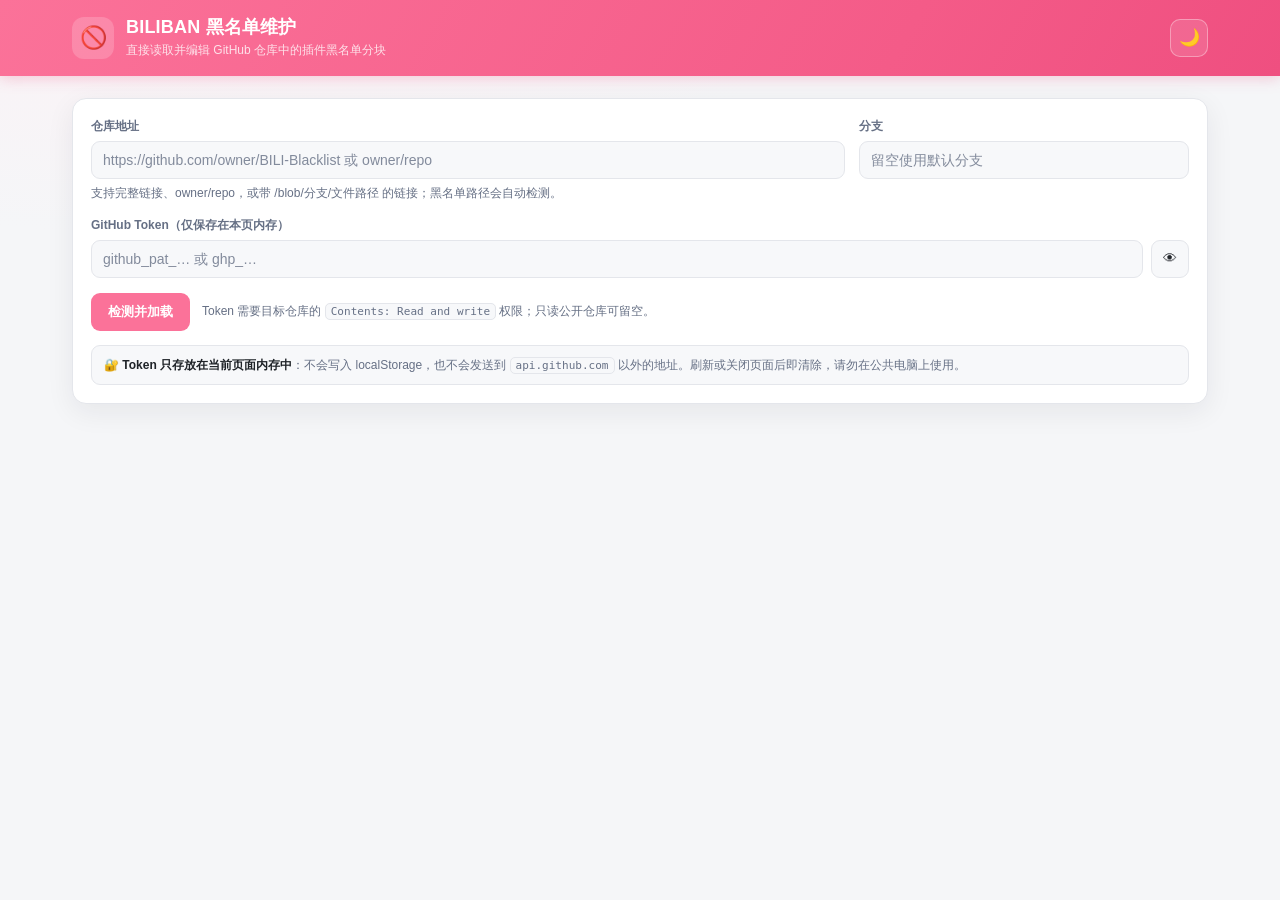
<file: blacklist-editor.html>
<!DOCTYPE html>
<html lang="zh-CN" data-theme="light">
<head>
<meta charset="utf-8">
<meta name="viewport" content="width=device-width, initial-scale=1">
<title>BILIBAN 黑名单维护</title>
<script>
  // 在 CSS 应用前确定主题，避免刷新时闪白/闪黑
  try {
    var savedTheme = localStorage.getItem('biliban-editor:theme');
    var initialTheme = (savedTheme === 'dark' || savedTheme === 'light')
      ? savedTheme
      : (window.matchMedia('(prefers-color-scheme: dark)').matches ? 'dark' : 'light');
    document.documentElement.dataset.theme = initialTheme;
  } catch (e) { /* 隐私模式下忽略 */ }
</script>
<style>
  :root {
    --bg: #f5f6f8;
    --bg-decor: #fdf1f5;
    --panel: #ffffff;
    --panel-2: #f7f8fa;
    --border: #e4e6eb;
    --border-strong: #d3d7de;
    --text: #1f2328;
    --muted: #667085;
    --accent: #fb7299;
    --accent-strong: #e6608a;
    --accent-soft: #fff0f5;
    --accent-text: #c93664;
    --danger: #d1242f;
    --danger-soft: #ffebe9;
    --ok: #1a7f37;
    --ok-soft: #dafbe1;
    --info: #0969da;
    --info-soft: #ddf4ff;
    --warn: #8a6100;
    --warn-soft: #fff8c5;
    --shadow: 0 8px 28px rgba(23, 28, 38, .07);
    --shadow-sm: 0 2px 8px rgba(23, 28, 38, .06);
    --radius: 14px;
    --radius-sm: 9px;
    color-scheme: light;
  }
  [data-theme="dark"] {
    --bg: #17171a;
    --bg-decor: #24191f;
    --panel: #222226;
    --panel-2: #2a2a2f;
    --border: #3a3a41;
    --border-strong: #4a4a53;
    --text: #ececf1;
    --muted: #a2a2ad;
    --accent: #fb7299;
    --accent-strong: #ff8fb0;
    --accent-soft: rgba(251, 114, 153, .14);
    --accent-text: #ff9dbb;
    --danger: #ff7b72;
    --danger-soft: rgba(248, 81, 73, .14);
    --ok: #3fb950;
    --ok-soft: rgba(46, 160, 67, .15);
    --info: #79c0ff;
    --info-soft: rgba(56, 139, 253, .14);
    --warn: #e3b341;
    --warn-soft: rgba(187, 128, 9, .16);
    --shadow: 0 12px 32px rgba(0, 0, 0, .28);
    --shadow-sm: 0 2px 10px rgba(0, 0, 0, .22);
    color-scheme: dark;
  }

  * { box-sizing: border-box; }
  [hidden] { display: none !important; }
  html, body { min-height: 100%; }
  body {
    margin: 0;
    font: 14px/1.55 -apple-system, BlinkMacSystemFont, "Segoe UI", Roboto, "Helvetica Neue", Arial, "PingFang SC", "Microsoft YaHei", sans-serif;
    color: var(--text);
    background:
      radial-gradient(1100px 500px at 12% -10%, var(--bg-decor), transparent 65%),
      var(--bg);
    -webkit-font-smoothing: antialiased;
  }
  a { color: var(--accent-text); }
  code {
    font-family: ui-monospace, SFMono-Regular, Menlo, Consolas, monospace;
    font-size: .92em;
    padding: 1px 5px;
    border-radius: 5px;
    background: var(--panel-2);
    border: 1px solid var(--border);
  }
  button, input { font: inherit; }
  :focus-visible {
    outline: 2px solid var(--accent);
    outline-offset: 2px;
  }

  /* 顶部 */
  .app-header {
    background: linear-gradient(120deg, #fb7299, #f45b88 70%, #ef4f80);
    color: #fff;
    box-shadow: 0 2px 14px rgba(232, 76, 126, .28);
  }
  .header-inner {
    max-width: 1180px;
    margin: 0 auto;
    padding: 16px 22px;
    display: flex;
    align-items: center;
    justify-content: space-between;
    gap: 16px;
  }
  .brand { display: flex; align-items: center; gap: 12px; min-width: 0; }
  .brand-icon {
    width: 42px; height: 42px;
    display: grid; place-items: center;
    border-radius: 12px;
    background: rgba(255,255,255,.18);
    font-size: 22px;
    flex: 0 0 auto;
  }
  .brand h1 { margin: 0; font-size: 18px; line-height: 1.3; letter-spacing: .2px; }
  .brand p { margin: 2px 0 0; font-size: 12px; color: rgba(255,255,255,.8); }
  .theme-btn {
    width: 38px; height: 38px;
    border: 1px solid rgba(255,255,255,.35);
    border-radius: 10px;
    background: rgba(255,255,255,.12);
    color: #fff;
    font-size: 17px;
    cursor: pointer;
    display: grid; place-items: center;
    transition: background .18s, transform .18s;
    flex: 0 0 auto;
  }
  .theme-btn:hover { background: rgba(255,255,255,.24); transform: translateY(-1px); }

  main {
    max-width: 1180px;
    margin: 0 auto;
    padding: 22px 22px 72px;
  }

  /* 卡片与表单 */
  .card {
    background: var(--panel);
    border: 1px solid var(--border);
    border-radius: var(--radius);
    box-shadow: var(--shadow);
    padding: 18px;
  }
  .eyebrow {
    font-size: 11px;
    font-weight: 700;
    letter-spacing: .09em;
    text-transform: uppercase;
    color: var(--muted);
    margin-bottom: 2px;
  }
  h2 { margin: 0; font-size: 16px; line-height: 1.35; }
  .hint { font-size: 12px; color: var(--muted); }
  .meta { font-size: 12px; color: var(--muted); word-break: break-all; }

  .field { display: flex; flex-direction: column; gap: 5px; min-width: 0; }
  .field > label { font-size: 12px; font-weight: 600; color: var(--muted); }
  input[type="text"], input[type="password"], input[type="search"] {
    width: 100%;
    height: 38px;
    padding: 0 11px;
    border: 1px solid var(--border);
    border-radius: var(--radius-sm);
    background: var(--panel-2);
    color: var(--text);
    transition: border-color .18s, box-shadow .18s, background .18s;
  }
  input::placeholder { color: var(--muted); opacity: .8; }
  input:focus {
    outline: none;
    border-color: var(--accent);
    background: var(--panel);
    box-shadow: 0 0 0 3px var(--accent-soft);
  }
  input:disabled { opacity: .62; cursor: not-allowed; }
  .input-with-btn { display: flex; gap: 8px; }
  .input-with-btn input { flex: 1; min-width: 0; }
  .input-with-btn button {
    width: 38px; height: 38px;
    border: 1px solid var(--border);
    border-radius: var(--radius-sm);
    background: var(--panel-2);
    color: var(--text);
    cursor: pointer;
    flex: 0 0 auto;
  }
  .input-with-btn button:hover { border-color: var(--accent); color: var(--accent-text); }

  .btn {
    height: 38px;
    padding: 0 16px;
    border: 1px solid transparent;
    border-radius: var(--radius-sm);
    background: var(--panel-2);
    color: var(--text);
    font-weight: 600;
    font-size: 13px;
    cursor: pointer;
    white-space: nowrap;
    transition: background .18s, border-color .18s, color .18s, transform .18s, opacity .18s;
  }
  .btn:hover { transform: translateY(-1px); }
  .btn:active { transform: translateY(0); }
  .btn:disabled { opacity: .48; cursor: not-allowed; transform: none; }
  .btn.primary { background: var(--accent); color: #fff; }
  .btn.primary:hover { background: var(--accent-strong); }
  .btn.ghost { background: transparent; border-color: var(--border); color: var(--text); }
  .btn.ghost:hover { border-color: var(--accent); color: var(--accent-text); background: var(--accent-soft); }
  .btn.soft { background: var(--accent-soft); color: var(--accent-text); border-color: transparent; }
  .btn.soft:hover { background: var(--accent); color: #fff; }
  .btn.danger-ghost { background: transparent; border-color: var(--border); color: var(--danger); }
  .btn.danger-ghost:hover { background: var(--danger-soft); border-color: var(--danger); }
  .btn.danger { background: var(--danger); color: #fff; }
  .btn.small { height: 32px; padding: 0 12px; font-size: 12px; }

  .connect-card { margin-bottom: 18px; }
  .connect-grid {
    display: grid;
    grid-template-columns: minmax(0, 1.6fr) minmax(160px, .7fr);
    gap: 14px;
  }
  .repo-field { grid-column: 1; }
  .token-field { grid-column: 2; }
  .connect-grid > .field:nth-child(2) { grid-column: 2; grid-row: 1; }
  .connect-grid > .field:nth-child(3) { grid-column: 1 / -1; }
  .connect-actions {
    display: flex;
    align-items: center;
    gap: 12px;
    flex-wrap: wrap;
    margin-top: 15px;
  }
  .security-note {
    margin: 14px 0 0;
    padding: 10px 12px;
    border: 1px solid var(--border);
    border-radius: var(--radius-sm);
    background: var(--panel-2);
    color: var(--muted);
    font-size: 12px;
  }
  .security-note strong { color: var(--text); }

  /* 状态提示 */
  .status {
    margin-top: 13px;
    padding: 9px 12px;
    border: 1px solid var(--border);
    border-radius: var(--radius-sm);
    font-size: 13px;
    word-break: break-word;
  }
  .status.info { color: var(--info); background: var(--info-soft); border-color: var(--info); }
  .status.ok { color: var(--ok); background: var(--ok-soft); border-color: var(--ok); }
  .status.err { color: var(--danger); background: var(--danger-soft); border-color: var(--danger); }
  .status.warn { color: var(--warn); background: var(--warn-soft); border-color: var(--warn); }
  .status a { color: inherit; font-weight: 700; }

  /* 文件识别条 */
  .source-card { margin-bottom: 16px; }
  .source-head {
    display: flex;
    align-items: flex-start;
    justify-content: space-between;
    gap: 14px;
    flex-wrap: wrap;
  }
  .source-title { font-size: 15px; font-weight: 700; word-break: break-all; }
  .source-sub { margin-top: 3px; font-size: 12px; color: var(--muted); }
  .file-tabs {
    display: flex;
    gap: 8px;
    overflow-x: auto;
    padding: 12px 2px 2px;
    margin-top: 6px;
    scrollbar-width: thin;
  }
  .file-tab {
    flex: 0 0 auto;
    min-width: 150px;
    max-width: 260px;
    text-align: left;
    padding: 9px 11px;
    border: 1px solid var(--border);
    border-radius: 10px;
    background: var(--panel-2);
    color: var(--text);
    cursor: pointer;
    transition: border-color .18s, background .18s, box-shadow .18s;
  }
  .file-tab:hover { border-color: var(--accent); }
  .file-tab.active {
    border-color: var(--accent);
    background: var(--accent-soft);
    box-shadow: 0 0 0 1px var(--accent) inset;
  }
  .file-tab-top { display: flex; align-items: center; gap: 7px; }
  .file-tab-name {
    font-weight: 700;
    font-size: 13px;
    overflow: hidden;
    text-overflow: ellipsis;
    white-space: nowrap;
    min-width: 0;
  }
  .file-tab-meta {
    margin-top: 3px;
    font-size: 11px;
    color: var(--muted);
    overflow: hidden;
    text-overflow: ellipsis;
    white-space: nowrap;
  }
  .kind {
    flex: 0 0 auto;
    padding: 1px 6px;
    border-radius: 999px;
    background: var(--panel);
    border: 1px solid var(--border);
    color: var(--muted);
    font-size: 10px;
    font-weight: 700;
  }
  .dirty-dot {
    width: 7px; height: 7px;
    border-radius: 50%;
    background: var(--accent);
    flex: 0 0 auto;
  }

  /* 主体布局 */
  .layout {
    display: grid;
    grid-template-columns: 292px minmax(0, 1fr);
    gap: 16px;
    align-items: start;
  }
  .panel-head {
    display: flex;
    align-items: center;
    justify-content: space-between;
    gap: 10px;
    margin-bottom: 10px;
  }
  .groups-card { position: sticky; top: 16px; }
  .group-list {
    list-style: none;
    margin: 0;
    padding: 0;
    max-height: min(58vh, 620px);
    overflow: auto;
    scrollbar-width: thin;
  }
  .group-list li + li { margin-top: 3px; }
  .group-item {
    width: 100%;
    display: flex;
    align-items: center;
    gap: 8px;
    padding: 8px 9px;
    border: 1px solid transparent;
    border-radius: 9px;
    background: transparent;
    color: var(--text);
    text-align: left;
    cursor: pointer;
  }
  .group-item:hover { background: var(--panel-2); }
  .group-item.active { background: var(--accent-soft); border-color: var(--accent); }
  .group-name {
    flex: 1;
    min-width: 0;
    overflow: hidden;
    text-overflow: ellipsis;
    white-space: nowrap;
    font-size: 13px;
    font-weight: 600;
  }
  .group-item.off .group-name { color: var(--muted); }
  .group-count {
    flex: 0 0 auto;
    min-width: 22px;
    text-align: right;
    font-size: 11px;
    color: var(--muted);
    font-variant-numeric: tabular-nums;
  }
  .status-dot {
    width: 7px; height: 7px;
    border-radius: 50%;
    background: var(--ok);
    flex: 0 0 auto;
  }
  .group-item.off .status-dot { background: var(--muted); opacity: .55; }
  .file-meta {
    margin-top: 12px;
    padding-top: 11px;
    border-top: 1px solid var(--border);
    font-size: 11px;
    color: var(--muted);
    word-break: break-all;
    line-height: 1.55;
  }

  /* 详情 */
  .detail-card { min-height: 420px; }
  .detail-head {
    display: flex;
    align-items: flex-start;
    justify-content: space-between;
    gap: 12px;
    flex-wrap: wrap;
  }
  .detail-title { min-width: 0; }
  .detail-title h2 { font-size: 19px; word-break: break-word; }
  .detail-actions { display: flex; gap: 7px; flex-wrap: wrap; }
  .badges { display: flex; gap: 6px; flex-wrap: wrap; margin-top: 7px; }
  .badge {
    padding: 2px 8px;
    border-radius: 999px;
    border: 1px solid var(--border);
    background: var(--panel-2);
    color: var(--muted);
    font-size: 11px;
    font-weight: 600;
  }
  .badge.on { color: var(--ok); border-color: var(--ok); background: var(--ok-soft); }
  .badge.off { color: var(--danger); border-color: var(--danger); background: var(--danger-soft); }
  .enable-row {
    display: flex;
    align-items: center;
    gap: 12px;
    margin-top: 16px;
    padding: 11px 12px;
    border: 1px solid var(--border);
    border-radius: 10px;
    background: var(--panel-2);
  }
  .enable-title { font-size: 13px; font-weight: 700; }
  .switch { position: relative; width: 42px; height: 24px; flex: 0 0 auto; cursor: pointer; }
  .switch input { position: absolute; opacity: 0; width: 0; height: 0; }
  .slider {
    position: absolute;
    inset: 0;
    border-radius: 999px;
    background: var(--border-strong);
    transition: background .2s;
  }
  .slider::before {
    content: "";
    position: absolute;
    width: 18px; height: 18px;
    left: 3px; top: 3px;
    border-radius: 50%;
    background: #fff;
    box-shadow: 0 1px 3px rgba(0,0,0,.25);
    transition: transform .2s;
  }
  .switch input:checked + .slider { background: var(--accent); }
  .switch input:checked + .slider::before { transform: translateX(18px); }
  .switch input:focus-visible + .slider { outline: 2px solid var(--accent); outline-offset: 2px; }

  .add-uid-row {
    display: flex;
    gap: 8px;
    margin-top: 16px;
    flex-wrap: wrap;
  }
  .add-uid-row .grow { flex: 1; min-width: 200px; }

  .uid-toolbar {
    display: flex;
    align-items: center;
    justify-content: space-between;
    gap: 12px;
    margin-top: 18px;
    flex-wrap: wrap;
  }
  .uid-toolbar-label { font-size: 13px; font-weight: 700; }
  .uid-toolbar-label .hint { font-weight: 400; margin-left: 4px; }
  .uid-toolbar input { width: 180px; height: 34px; }

  .chips {
    display: flex;
    flex-wrap: wrap;
    gap: 6px;
    align-content: flex-start;
    min-height: 92px;
    max-height: min(46vh, 470px);
    overflow: auto;
    margin-top: 10px;
    padding: 11px;
    border: 1px dashed var(--border-strong);
    border-radius: 10px;
    background: var(--panel-2);
    scrollbar-width: thin;
  }
  .chip {
    display: inline-flex;
    align-items: center;
    gap: 4px;
    height: 29px;
    padding: 0 5px 0 9px;
    border: 1px solid var(--border);
    border-radius: 999px;
    background: var(--panel);
    font-family: ui-monospace, SFMono-Regular, Menlo, Consolas, monospace;
    font-size: 12px;
    box-shadow: var(--shadow-sm);
  }
  .chip-uid { line-height: 1; }
  .chip-btn {
    width: 21px; height: 21px;
    border: 0;
    border-radius: 50%;
    background: transparent;
    color: var(--muted);
    font-size: 13px;
    line-height: 1;
    cursor: pointer;
    display: grid; place-items: center;
    padding: 0;
  }
  .chip-btn:hover { background: var(--panel-2); color: var(--accent-text); }
  .chip-btn.remove:hover { background: var(--danger-soft); color: var(--danger); }
  .load-more-wrap { margin-top: 9px; }

  .empty-state {
    min-height: 320px;
    display: flex;
    flex-direction: column;
    align-items: center;
    justify-content: center;
    gap: 4px;
    text-align: center;
    color: var(--muted);
    padding: 20px;
  }
  .empty-icon { font-size: 34px; opacity: .8; margin-bottom: 4px; }
  .empty-title { color: var(--text); font-weight: 700; }
  .chips-empty { color: var(--muted); font-size: 12px; padding: 6px; }

  /* 提交条 */
  .commit-bar {
    position: sticky;
    bottom: 14px;
    z-index: 20;
    display: flex;
    align-items: center;
    justify-content: space-between;
    gap: 14px;
    flex-wrap: wrap;
    margin-top: 16px;
    padding: 13px 15px;
    border: 1px solid var(--accent);
    border-radius: 12px;
    background: var(--panel);
    box-shadow: 0 12px 30px rgba(0,0,0,.16), 0 0 0 4px var(--accent-soft);
  }
  .commit-info { display: flex; flex-direction: column; gap: 1px; min-width: 200px; }
  .commit-info strong { font-size: 13px; }
  .commit-actions { display: flex; align-items: center; gap: 8px; flex-wrap: wrap; }
  .commit-actions input { width: 220px; height: 36px; }

  /* 弹窗 */
  .modal {
    width: min(440px, calc(100vw - 32px));
    padding: 0;
    border: 1px solid var(--border);
    border-radius: 14px;
    background: var(--panel);
    color: var(--text);
    box-shadow: 0 24px 60px rgba(0,0,0,.35);
  }
  .modal::backdrop { background: rgba(10, 12, 16, .55); backdrop-filter: blur(2px); }
  .modal form { padding: 18px; }
  .modal h3 { margin: 0; font-size: 17px; }
  .modal-desc { margin: 7px 0 0; color: var(--muted); font-size: 13px; }
  .modal .field { margin-top: 14px; }
  .modal-error { margin: 9px 0 0; color: var(--danger); font-size: 12px; }
  .modal-actions {
    display: flex;
    justify-content: flex-end;
    gap: 8px;
    margin-top: 18px;
  }

  /* Toast */
  .toast {
    position: fixed;
    left: 50%;
    bottom: 90px;
    transform: translate(-50%, 12px);
    max-width: min(520px, calc(100vw - 32px));
    padding: 9px 14px;
    border-radius: 10px;
    background: #222226;
    color: #fff;
    font-size: 13px;
    box-shadow: 0 10px 28px rgba(0,0,0,.3);
    opacity: 0;
    pointer-events: none;
    transition: opacity .2s, transform .2s;
    z-index: 100;
  }
  .toast.show { opacity: 1; transform: translate(-50%, 0); }
  .toast.err { background: #b4232b; }
  .toast.warn { background: #8a6100; }

  @media (max-width: 860px) {
    .layout { grid-template-columns: 1fr; }
    .groups-card { position: static; }
    .group-list { max-height: 40vh; }
    .connect-grid { grid-template-columns: 1fr; }
    .repo-field, .token-field, .connect-grid > .field:nth-child(2), .connect-grid > .field:nth-child(3) {
      grid-column: 1;
      grid-row: auto;
    }
    .uid-toolbar input { width: 100%; }
    .uid-toolbar { align-items: flex-start; }
    .commit-actions { width: 100%; }
    .commit-actions input { flex: 1; min-width: 140px; width: auto; }
    .detail-card { min-height: 360px; }
  }
  @media (max-width: 560px) {
    main { padding: 16px 14px 60px; }
    .header-inner { padding: 14px 14px; }
    .brand h1 { font-size: 16px; }
    .brand p { display: none; }
    .card { padding: 14px; }
    .file-tab { min-width: 130px; }
    .commit-bar { bottom: 8px; padding: 11px; }
  }
  @media (prefers-reduced-motion: reduce) {
    *, *::before, *::after { transition: none !important; animation: none !important; }
  }
</style>
</head>
<body>
<header class="app-header">
  <div class="header-inner">
    <div class="brand">
      <span class="brand-icon">🚫</span>
      <div>
        <h1>BILIBAN 黑名单维护</h1>
        <p>直接读取并编辑 GitHub 仓库中的插件黑名单分块</p>
      </div>
    </div>
    <button id="themeBtn" class="theme-btn" type="button" title="切换主题" aria-label="切换主题">🌙</button>
  </div>
</header>

<main>
  <section class="card connect-card" aria-label="连接 GitHub 仓库">
    <div class="connect-grid">
      <div class="field repo-field">
        <label for="repoInput">仓库地址</label>
        <input type="text" id="repoInput" placeholder="https://github.com/owner/BILI-Blacklist 或 owner/repo" autocomplete="off" spellcheck="false">
        <span class="hint">支持完整链接、owner/repo，或带 /blob/分支/文件路径 的链接；黑名单路径会自动检测。</span>
      </div>
      <div class="field">
        <label for="branchInput">分支</label>
        <input type="text" id="branchInput" placeholder="留空使用默认分支" autocomplete="off" spellcheck="false">
      </div>
      <div class="field token-field">
        <label for="tokenInput">GitHub Token（仅保存在本页内存）</label>
        <div class="input-with-btn">
          <input type="password" id="tokenInput" placeholder="github_pat_… 或 ghp_…" autocomplete="off" spellcheck="false">
          <button id="toggleToken" type="button" title="显示/隐藏 Token" aria-label="显示或隐藏 Token">👁</button>
        </div>
      </div>
    </div>
    <div class="connect-actions">
      <button id="loadBtn" class="btn primary" type="button">检测并加载</button>
      <span class="hint">Token 需要目标仓库的 <code>Contents: Read and write</code> 权限；只读公开仓库可留空。</span>
    </div>
    <div id="status" class="status" role="status" hidden></div>
    <p class="security-note">🔐 <strong>Token 只存放在当前页面内存中</strong>：不会写入 localStorage，也不会发送到 <code>api.github.com</code> 以外的地址。刷新或关闭页面后即清除，请勿在公共电脑上使用。</p>
  </section>

  <section id="editor" hidden>
    <div class="card source-card">
      <div class="source-head">
        <div>
          <div class="eyebrow">已自动识别</div>
          <div class="source-title" id="repoMeta">—</div>
          <div class="source-sub" id="fileSummary"></div>
        </div>
        <div class="source-actions">
          <button id="reloadRepoBtn" class="btn ghost" type="button">重新检测</button>
        </div>
      </div>
      <div class="file-tabs" id="fileTabs" role="tablist" aria-label="检测到的黑名单文件"></div>
    </div>

    <div class="layout">
      <aside class="card groups-card">
        <div class="panel-head">
          <div>
            <div class="eyebrow">分组</div>
            <h2 id="groupCount">分组列表</h2>
          </div>
          <button id="addGroupBtn" class="btn soft small" type="button">+ 新建</button>
        </div>
        <ul class="group-list" id="groupList"></ul>
        <div class="file-meta" id="fileMeta"></div>
      </aside>

      <section class="card detail-card">
        <div id="groupEmpty" class="empty-state">
          <div class="empty-icon">📂</div>
          <div class="empty-title">该文件还没有分组</div>
          <div class="hint">点击左侧「+ 新建」创建第一个分组</div>
        </div>

        <div id="groupDetail" hidden>
          <div class="detail-head">
            <div class="detail-title">
              <div class="eyebrow">当前分组</div>
              <h2 id="groupName">—</h2>
              <div class="badges" id="groupBadges"></div>
            </div>
            <div class="detail-actions">
              <button id="renameGroupBtn" class="btn ghost small" type="button">重命名</button>
              <button id="deleteGroupBtn" class="btn danger-ghost small" type="button">删除分组</button>
            </div>
          </div>

          <div class="enable-row">
            <label class="switch" title="启用或停用该分组">
              <input type="checkbox" id="groupEnabled" aria-label="启用该分组">
              <span class="slider"></span>
            </label>
            <div>
              <div class="enable-title" id="enabledText">已启用</div>
              <div class="meta" id="groupMeta"></div>
            </div>
          </div>

          <div class="add-uid-row">
            <input class="grow" type="text" id="addUidInput" placeholder="输入 UID，支持空格、逗号、换行批量添加" inputmode="numeric" aria-label="输入要添加的 UID">
            <button id="addUidBtn" class="btn primary" type="button">添加 UID</button>
          </div>

          <div class="uid-toolbar">
            <div class="uid-toolbar-label">UID 列表 <span id="uidCount" class="hint"></span></div>
            <input type="search" id="uidFilter" placeholder="筛选 UID…" autocomplete="off" aria-label="筛选 UID">
          </div>

          <div class="chips" id="uidChips"></div>
          <div class="load-more-wrap">
            <button id="loadMoreBtn" class="btn ghost small" type="button" hidden>显示更多</button>
          </div>
        </div>
      </section>
    </div>

    <div class="commit-bar" id="commitBar" hidden>
      <div class="commit-info">
        <strong id="dirtyInfo">有未提交的更改</strong>
        <span id="commitHint" class="hint"></span>
      </div>
      <div class="commit-actions">
        <input type="text" id="commitMsg" placeholder="提交说明（可选）" autocomplete="off" aria-label="提交说明">
        <button id="discardBtn" class="btn ghost" type="button">放弃更改</button>
        <button id="commitBtn" class="btn primary" type="button">提交到 GitHub</button>
      </div>
    </div>
  </section>
</main>

<div id="toast" class="toast" role="status" aria-live="polite"></div>

<dialog id="modal" class="modal" aria-labelledby="modalTitle" aria-describedby="modalDesc">
  <form id="modalForm">
    <h3 id="modalTitle">标题</h3>
    <p id="modalDesc" class="modal-desc"></p>
    <div id="modalField" class="field">
      <label id="modalLabel" for="modalInput">名称</label>
      <input type="text" id="modalInput" autocomplete="off" spellcheck="false">
    </div>
    <p id="modalError" class="modal-error" hidden></p>
    <div class="modal-actions">
      <button id="modalCancel" class="btn ghost" type="button">取消</button>
      <button id="modalConfirm" class="btn primary" type="submit">确定</button>
    </div>
  </form>
</dialog>

<script>
(() => {
  'use strict';

  const API_BASE = 'https://api.github.com';
  const LS_PREFS = 'biliban-editor:prefs';
  const LS_THEME = 'biliban-editor:theme';
  const PAGE_SIZE = 300;
  const MAX_FILE_SIZE = 1000000;

  const $ = (selector, root = document) => root.querySelector(selector);
  const els = {
    themeBtn: $('#themeBtn'),
    repoInput: $('#repoInput'),
    branchInput: $('#branchInput'),
    tokenInput: $('#tokenInput'),
    toggleToken: $('#toggleToken'),
    loadBtn: $('#loadBtn'),
    status: $('#status'),
    editor: $('#editor'),
    repoMeta: $('#repoMeta'),
    fileSummary: $('#fileSummary'),
    fileTabs: $('#fileTabs'),
    reloadRepoBtn: $('#reloadRepoBtn'),
    groupCount: $('#groupCount'),
    groupList: $('#groupList'),
    addGroupBtn: $('#addGroupBtn'),
    fileMeta: $('#fileMeta'),
    groupEmpty: $('#groupEmpty'),
    groupDetail: $('#groupDetail'),
    groupName: $('#groupName'),
    groupBadges: $('#groupBadges'),
    groupMeta: $('#groupMeta'),
    renameGroupBtn: $('#renameGroupBtn'),
    deleteGroupBtn: $('#deleteGroupBtn'),
    groupEnabled: $('#groupEnabled'),
    enabledText: $('#enabledText'),
    addUidInput: $('#addUidInput'),
    addUidBtn: $('#addUidBtn'),
    uidFilter: $('#uidFilter'),
    uidCount: $('#uidCount'),
    uidChips: $('#uidChips'),
    loadMoreBtn: $('#loadMoreBtn'),
    commitBar: $('#commitBar'),
    dirtyInfo: $('#dirtyInfo'),
    commitHint: $('#commitHint'),
    commitMsg: $('#commitMsg'),
    discardBtn: $('#discardBtn'),
    commitBtn: $('#commitBtn'),
    modal: $('#modal'),
    modalForm: $('#modalForm'),
    modalTitle: $('#modalTitle'),
    modalDesc: $('#modalDesc'),
    modalField: $('#modalField'),
    modalLabel: $('#modalLabel'),
    modalInput: $('#modalInput'),
    modalError: $('#modalError'),
    modalCancel: $('#modalCancel'),
    modalConfirm: $('#modalConfirm'),
    toast: $('#toast')
  };

  const state = {
    token: '',
    owner: '',
    repo: '',
    branch: '',
    defaultBranch: '',
    repoInfo: null,
    files: [],
    activePath: '',
    filter: '',
    limit: PAGE_SIZE,
    skipped: 0,
    preferredPath: '',
    busy: false,
    committing: false
  };

  // ==================== 通用工具 ====================

  function genGroupId() {
    return 'grp_' + Date.now() + '_' + Math.random().toString(36).slice(2, 8);
  }

  function stripBom(text) {
    return text.charCodeAt(0) === 0xFEFF ? text.slice(1) : text;
  }

  function encodePath(path) {
    return String(path || '').split('/').map(encodeURIComponent).join('/');
  }

  function toBase64(text) {
    const bytes = new TextEncoder().encode(text);
    let binary = '';
    const chunk = 0x8000;
    for (let i = 0; i < bytes.length; i += chunk) {
      binary += String.fromCharCode.apply(null, bytes.subarray(i, i + chunk));
    }
    return btoa(binary);
  }

  function fromBase64(base64) {
    const binary = atob(String(base64 || '').replace(/\s/g, ''));
    const bytes = Uint8Array.from(binary, ch => ch.charCodeAt(0));
    return new TextDecoder().decode(bytes);
  }

  function activeFile() {
    return state.files.find(file => file.path === state.activePath) || null;
  }

  function activeGroup() {
    const file = activeFile();
    if (!file) return null;
    return file.data.groups[file.activeGroupIdx] || null;
  }

  function isDirty(file) {
    return JSON.stringify(file.data) !== file.snapshot;
  }

  function hasDirty() {
    return state.files.some(isDirty);
  }

  function countUids(file) {
    return (file.data.groups || []).reduce((sum, group) => sum + (group.uids || []).length, 0);
  }

  function fileDisplayName(file) {
    if (file.kind === 'chunk' && typeof file.data.chunkName === 'string' && file.data.chunkName.trim()) {
      return file.data.chunkName.trim();
    }
    return file.name.replace(/\.json$/i, '');
  }

  function setStatus(text, type = 'info', link) {
    els.status.hidden = false;
    els.status.className = 'status ' + type;
    els.status.textContent = text;
    if (link) {
      const anchor = document.createElement('a');
      anchor.href = link;
      anchor.target = '_blank';
      anchor.rel = 'noopener noreferrer';
      anchor.textContent = '查看提交';
      els.status.append(' ', anchor);
    }
  }

  function clearStatus() {
    els.status.hidden = true;
    els.status.className = 'status';
    els.status.textContent = '';
  }

  let toastTimer = 0;
  function toast(text, type = 'ok') {
    els.toast.textContent = text;
    els.toast.className = 'toast show' + (type === 'ok' ? '' : ' ' + type);
    clearTimeout(toastTimer);
    toastTimer = setTimeout(() => {
      els.toast.classList.remove('show');
    }, 2600);
  }

  function validateUid(value) {
    if (!/^\d+$/.test(value)) return 'UID 只能包含数字';
    const uid = Number(value);
    if (!Number.isSafeInteger(uid) || uid <= 0) return 'UID 必须是有效的正整数';
    return '';
  }

  // ==================== 主题 ====================

  function applyTheme(theme, persist) {
    document.documentElement.dataset.theme = theme;
    const isDark = theme === 'dark';
    els.themeBtn.textContent = isDark ? '☀️' : '🌙';
    els.themeBtn.title = isDark ? '切换到白天模式' : '切换到黑夜模式';
    els.themeBtn.setAttribute('aria-label', els.themeBtn.title);
    if (persist) {
      try { localStorage.setItem(LS_THEME, theme); } catch (e) { /* ignore */ }
    }
  }

  function initTheme() {
    const current = document.documentElement.dataset.theme === 'dark' ? 'dark' : 'light';
    applyTheme(current, false);
  }

  // ==================== 弹窗 ====================

  let dialogState = null;

  function openDialog(options) {
    if (dialogState) {
      const previous = dialogState;
      dialogState = null;
      previous.resolve(null);
      if (els.modal.open) els.modal.close();
    }

    return new Promise(resolve => {
      els.modalTitle.textContent = options.title || '';
      els.modalDesc.textContent = options.description || '';
      els.modalDesc.hidden = !options.description;
      els.modalField.hidden = !options.label;
      els.modalLabel.textContent = options.label || '';
      els.modalInput.value = options.value || '';
      els.modalInput.placeholder = options.placeholder || '';
      els.modalInput.inputMode = options.inputMode || 'text';
      els.modalError.hidden = true;
      els.modalError.textContent = '';
      els.modalConfirm.textContent = options.confirmText || '确定';
      els.modalConfirm.className = 'btn ' + (options.danger ? 'danger' : 'primary');

      dialogState = { resolve, validate: options.validate || null };
      els.modal.showModal();

      if (options.label) {
        setTimeout(() => {
          els.modalInput.focus();
          els.modalInput.select();
        }, 0);
      } else {
        els.modalConfirm.focus();
      }
    });
  }

  function finishDialog(value) {
    const current = dialogState;
    if (!current) return;
    dialogState = null;
    if (els.modal.open) els.modal.close();
    current.resolve(value);
  }

  els.modalForm.addEventListener('submit', event => {
    event.preventDefault();
    if (!dialogState) return;
    if (els.modalField.hidden) {
      finishDialog(true);
      return;
    }
    const value = els.modalInput.value.trim();
    const error = dialogState.validate ? dialogState.validate(value) : (value ? '' : '不能为空');
    if (error) {
      els.modalError.textContent = error;
      els.modalError.hidden = false;
      els.modalInput.focus();
      return;
    }
    finishDialog(value);
  });

  els.modalCancel.addEventListener('click', () => finishDialog(null));
  els.modal.addEventListener('cancel', event => {
    if (dialogState) {
      event.preventDefault();
      finishDialog(null);
    }
  });

  // ==================== GitHub API ====================

  class GhError extends Error {
    constructor(message, status = 0, data = null) {
      super(message);
      this.name = 'GhError';
      this.status = status;
      this.data = data;
    }
  }

  function contentsEndpoint(path = '') {
    return '/repos/' + encodeURIComponent(state.owner) + '/' + encodeURIComponent(state.repo)
      + '/contents/' + encodePath(path);
  }

  function refQuery() {
    return state.branch ? '?ref=' + encodeURIComponent(state.branch) : '';
  }

  async function gh(path, options = {}) {
    const method = options.method || 'GET';
    const headers = {
      'Accept': 'application/vnd.github+json',
      'X-GitHub-Api-Version': '2022-11-28'
    };
    if (state.token) headers.Authorization = 'Bearer ' + state.token;
    if (options.body !== undefined) headers['Content-Type'] = 'application/json';

    let response;
    try {
      response = await fetch(API_BASE + path, {
        method,
        headers,
        body: options.body === undefined ? undefined : JSON.stringify(options.body),
        cache: 'no-store'
      });
    } catch (e) {
      throw new GhError('网络请求失败，请检查网络或 GitHub 是否可访问');
    }

    const text = await response.text();
    let data = null;
    if (text) {
      try { data = JSON.parse(text); } catch (e) { /* ignore */ }
    }

    if (!response.ok) {
      let message = (data && data.message) || ('HTTP ' + response.status);
      if (response.status === 403 && response.headers.get('x-ratelimit-remaining') === '0') {
        const reset = Number(response.headers.get('x-ratelimit-reset')) * 1000;
        message = 'GitHub API 频率超限' + (reset ? '，请于 ' + new Date(reset).toLocaleTimeString() + ' 后重试' : '');
      }
      throw new GhError(message, response.status, data);
    }
    return data;
  }

  function describeError(error) {
    if (!(error instanceof GhError)) return error && error.message ? error.message : '操作失败';
    if (error.status === 401) return '认证失败：Token 无效或已过期（401）';
    if (error.status === 403) return '无权限或频率受限（403）：' + error.message;
    if (error.status === 404) {
      if (!error.data) return error.message;
      return state.token
        ? '仓库、分支或文件不存在，或 Token 无权访问（404）'
        : '仓库不存在，或为私有仓库（请在填写 Token 后重试）';
    }
    if (error.status === 409) return '提交冲突：远端文件已被修改，请重新检测后再编辑（409）';
    if (error.status === 422) return '请求无效：请检查分支是否存在，以及提交内容是否合法（422）';
    return error.message;
  }

  function parseRepoInput(raw) {
    const input = String(raw || '').trim();
    if (!input) return null;

    let match = input.match(/^https?:\/\/(?:www\.)?github\.com\/([^\/\s?#]+)\/([^\/\s?#]+)(.*)$/i);
    if (!match) match = input.match(/^(?:www\.)?github\.com\/([^\/\s?#]+)\/([^\/\s?#]+)(.*)$/i);
    if (!match) {
      const short = input.match(/^([^\/\s?#]+)\/([^\/\s?#]+)(.*)$/);
      if (short && (!short[3] || /^\/(?:blob|tree)\//i.test(short[3]))) match = short;
    }

    let owner = '';
    let repo = '';
    let rest = '';

    if (match) {
      owner = match[1];
      repo = match[2].replace(/\.git$/i, '');
      rest = match[3] || '';
    } else {
      const ssh = input.match(/^git@github\.com:([^\/\s]+)\/(.+?)(?:\.git)?$/i);
      if (!ssh) return null;
      owner = ssh[1];
      repo = ssh[2].replace(/\.git$/i, '');
    }

    if (!/^[A-Za-z0-9_.-]+$/.test(owner) || !/^[A-Za-z0-9_.-]+$/.test(repo)) return null;

    let branch = '';
    let path = '';
    const linked = rest.match(/^\/(?:blob|tree)\/([^\/]+)(?:\/(.+?))?\/?$/i);
    if (linked) {
      const branchPart = linked[1].split(/[?#]/)[0];
      try { branch = decodeURIComponent(branchPart); } catch (e) { branch = branchPart; }
      if (linked[2]) {
        const clean = linked[2].split(/[?#]/)[0];
        try { path = decodeURIComponent(clean); } catch (e) { path = clean; }
      }
    }

    return { owner, repo, branch, path };
  }

  function isBlacklistData(data) {
    return !!data
      && typeof data === 'object'
      && !Array.isArray(data)
      && Array.isArray(data.groups)
      && data.groups.every(group =>
        group && typeof group === 'object' && !Array.isArray(group)
        && (group.uids === undefined || group.uids === null || Array.isArray(group.uids))
      );
  }

  function normalizeFile(meta, data) {
    for (const group of data.groups) {
      if (!Array.isArray(group.uids)) group.uids = [];
      if (typeof group.id !== 'string' || !group.id) group.id = genGroupId();
    }
    const isChunk = typeof data.chunkId === 'string' && data.chunkId.trim() !== '';
    return {
      path: meta.path,
      name: meta.name,
      sha: meta.sha,
      size: Number(meta.size) || 0,
      kind: isChunk ? 'chunk' : 'legacy',
      data,
      snapshot: JSON.stringify(data),
      activeGroupIdx: 0,
      commitUrl: ''
    };
  }

  async function readOneFile(path) {
    const file = await gh(contentsEndpoint(path) + refQuery());
    if (Array.isArray(file)) throw new GhError('该路径是目录，请填写具体的 JSON 文件', 0);
    if (!file || typeof file.content !== 'string' || !file.content) {
      throw new GhError('文件内容为空，或超过 Contents API 的 1MB 限制', 0);
    }
    const text = stripBom(fromBase64(file.content));
    let data;
    try {
      data = JSON.parse(text);
    } catch (e) {
      throw new GhError('JSON 解析失败', 0);
    }
    if (!isBlacklistData(data)) return null;
    return normalizeFile(file, data);
  }

  async function mapLimit(items, limit, task) {
    const results = new Array(items.length);
    let cursor = 0;
    async function worker() {
      while (cursor < items.length) {
        const index = cursor++;
        results[index] = await task(items[index], index);
      }
    }
    const workers = Array.from({ length: Math.min(limit, items.length) }, worker);
    await Promise.all(workers);
    return results;
  }

  async function detectFiles(rootItems) {
    const jsonItems = rootItems.filter(item => item.type === 'file' && /\.json$/i.test(item.name || ''));
    const detected = await mapLimit(jsonItems, 4, async item => {
      try {
        if (Number(item.size) > MAX_FILE_SIZE) {
          state.skipped++;
          return null;
        }
        const file = await gh(contentsEndpoint(item.path) + refQuery());
        if (Array.isArray(file) || !file || typeof file.content !== 'string' || !file.content) {
          state.skipped++;
          return null;
        }
        const text = stripBom(fromBase64(file.content));
        let data;
        try {
          data = JSON.parse(text);
        } catch (e) {
          state.skipped++;
          return null;
        }
        if (!isBlacklistData(data)) {
          state.skipped++;
          return null;
        }
        return normalizeFile(file, data);
      } catch (error) {
        if (error instanceof GhError && error.status === 404) {
          state.skipped++;
          return null;
        }
        throw error;
      }
    });

    const files = detected.filter(Boolean);
    files.sort((a, b) => {
      if (a.kind !== b.kind) return a.kind === 'chunk' ? -1 : 1;
      return a.name.localeCompare(b.name, 'zh-CN');
    });
    return files;
  }

  // ==================== 加载 ====================

  function setBusy(busy) {
    state.busy = busy;
    els.loadBtn.disabled = busy;
    els.loadBtn.textContent = busy ? '检测中…' : '检测并加载';
    els.reloadRepoBtn.disabled = busy;
  }

  function savePrefs() {
    try {
      localStorage.setItem(LS_PREFS, JSON.stringify({
        repo: els.repoInput.value.trim(),
        branch: els.branchInput.value.trim()
      }));
    } catch (e) { /* ignore */ }
  }

  async function loadFromRepo() {
    if (state.busy || state.committing) return;

    if (hasDirty()) {
      const confirmed = await openDialog({
        title: '放弃未提交的更改？',
        description: '重新检测会丢弃当前所有未提交的修改，并从仓库重新读取黑名单。',
        confirmText: '放弃并重新检测',
        danger: true
      });
      if (!confirmed) return;
    }

    const parsed = parseRepoInput(els.repoInput.value);
    if (!parsed) {
      setStatus('仓库地址格式不正确，请填写 https://github.com/owner/repo 或 owner/repo', 'err');
      return;
    }

    state.token = els.tokenInput.value.trim();
    state.owner = parsed.owner;
    state.repo = parsed.repo;
    state.preferredPath = parsed.path || '';
    state.files = [];
    state.activePath = '';
    state.filter = '';
    state.limit = PAGE_SIZE;
    state.skipped = 0;
    state.repoInfo = null;
    els.editor.hidden = true;
    els.uidFilter.value = '';
    clearStatus();
    setBusy(true);
    setStatus('正在连接 GitHub…', 'info');

    try {
      const info = await gh('/repos/' + encodeURIComponent(state.owner) + '/' + encodeURIComponent(state.repo));
      state.repoInfo = info;
      state.defaultBranch = info.default_branch || 'main';
      const explicitBranch = parsed.branch || els.branchInput.value.trim();
      state.branch = explicitBranch || state.defaultBranch;
      if (explicitBranch) els.branchInput.value = state.branch;

      let rootItems;
      try {
        rootItems = await gh(contentsEndpoint('') + refQuery());
      } catch (error) {
        if (error instanceof GhError && error.status === 404) {
          throw new GhError(info.size === 0
            ? '仓库为空，尚未推送任何黑名单'
            : '分支「' + state.branch + '」不存在，或仓库根目录不可访问', 404);
        }
        throw error;
      }
      if (!Array.isArray(rootItems)) throw new GhError('无法读取仓库根目录', 0);

      setStatus('仓库已连接，正在自动检测黑名单文件…', 'info');
      let files = await detectFiles(rootItems);

      if (state.preferredPath && !files.some(file => file.path === state.preferredPath)) {
        try {
          const preferred = await readOneFile(state.preferredPath);
          if (preferred) files.unshift(preferred);
        } catch (e) { /* 链接中的路径无法读取时，继续使用自动检测结果 */ }
      }

      if (!files.length) {
        throw new GhError('未检测到插件黑名单文件：仓库根目录中应以 JSON 文件保存包含 groups 数组的数据'
          + (state.skipped ? '（已跳过 ' + state.skipped + ' 个 JSON）' : ''), 0);
      }

      state.files = files;
      const preferred = state.preferredPath && files.find(file => file.path === state.preferredPath);
      state.activePath = preferred ? preferred.path : files[0].path;
      renderAll();
      els.editor.hidden = false;
      savePrefs();

      const totalGroups = files.reduce((sum, file) => sum + file.data.groups.length, 0);
      let message = '✅ 已自动识别 ' + files.length + ' 个黑名单文件 · '
        + totalGroups + ' 个分组 · ' + files.reduce((sum, file) => sum + countUids(file), 0) + ' 个 UID';
      if (state.skipped) message += ' · 已忽略 ' + state.skipped + ' 个非黑名单 JSON';
      if (state.repoInfo.permissions && state.repoInfo.permissions.push === false) {
        message += ' · ⚠️ 当前 Token 可能没有写权限';
      }
      setStatus(message, state.repoInfo.permissions && state.repoInfo.permissions.push === false ? 'warn' : 'ok');
    } catch (error) {
      setStatus(describeError(error), 'err');
    } finally {
      setBusy(false);
    }
  }

  // ==================== 渲染 ====================

  function renderAll() {
    renderFileTabs();
    renderGroups();
    renderDetail();
    renderSummary();
    renderFileMeta();
    updateCommitBar();
  }

  function renderSummary() {
    const totalGroups = state.files.reduce((sum, file) => sum + file.data.groups.length, 0);
    const totalUids = state.files.reduce((sum, file) => sum + countUids(file), 0);
    els.repoMeta.textContent = state.owner + '/' + state.repo + ' @ ' + state.branch;
    let summary = state.files.length + ' 个黑名单文件 · ' + totalGroups + ' 个分组 · ' + totalUids + ' 个 UID';
    if (state.skipped) summary += ' · 已忽略 ' + state.skipped + ' 个非黑名单 JSON';
    els.fileSummary.textContent = summary;
  }

  function renderFileTabs() {
    const scrollLeft = els.fileTabs.scrollLeft;
    els.fileTabs.textContent = '';

    for (const file of state.files) {
      const button = document.createElement('button');
      button.type = 'button';
      button.className = 'file-tab' + (file.path === state.activePath ? ' active' : '');
      button.setAttribute('role', 'tab');
      button.setAttribute('aria-selected', file.path === state.activePath ? 'true' : 'false');
      button.title = file.path;

      const top = document.createElement('div');
      top.className = 'file-tab-top';

      const name = document.createElement('span');
      name.className = 'file-tab-name';
      name.textContent = fileDisplayName(file);
      top.appendChild(name);

      const kind = document.createElement('span');
      kind.className = 'kind';
      kind.textContent = file.kind === 'chunk' ? '分块' : '整包';
      top.appendChild(kind);

      if (isDirty(file)) {
        const dot = document.createElement('span');
        dot.className = 'dirty-dot';
        dot.title = '有未提交的更改';
        top.appendChild(dot);
      }

      const meta = document.createElement('div');
      meta.className = 'file-tab-meta';
      meta.textContent = file.data.groups.length + ' 组 · ' + countUids(file) + ' UID';

      button.append(top, meta);
      button.addEventListener('click', () => switchFile(file.path));
      els.fileTabs.appendChild(button);
    }

    els.fileTabs.scrollLeft = scrollLeft;
  }

  function renderGroups() {
    const file = activeFile();
    const scrollTop = els.groupList.scrollTop;
    els.groupList.textContent = '';

    if (!file) {
      els.groupCount.textContent = '分组列表';
      return;
    }

    const groups = file.data.groups;
    els.groupCount.textContent = '分组列表（' + groups.length + '）';

    if (!groups.length) {
      const li = document.createElement('li');
      li.className = 'chips-empty';
      li.textContent = '暂无分组';
      els.groupList.appendChild(li);
      return;
    }

    groups.forEach((group, index) => {
      const li = document.createElement('li');
      const button = document.createElement('button');
      button.type = 'button';
      button.className = 'group-item'
        + (index === file.activeGroupIdx ? ' active' : '')
        + (group.enabled ? '' : ' off');
      button.title = (group.name || '未命名分组') + ' · ' + (group.uids || []).length + ' 个 UID';

      const dot = document.createElement('span');
      dot.className = 'status-dot';
      dot.title = group.enabled ? '已启用' : '已停用';

      const name = document.createElement('span');
      name.className = 'group-name';
      name.textContent = group.name || '未命名分组';

      const count = document.createElement('span');
      count.className = 'group-count';
      count.textContent = String((group.uids || []).length);

      button.append(dot, name, count);
      button.addEventListener('click', () => selectGroup(index));
      li.appendChild(button);
      els.groupList.appendChild(li);
    });

    els.groupList.scrollTop = scrollTop;
  }

  function renderDetail() {
    const file = activeFile();
    const group = activeGroup();

    if (!file || !group) {
      els.groupDetail.hidden = true;
      els.groupEmpty.hidden = false;
      return;
    }

    els.groupEmpty.hidden = true;
    els.groupDetail.hidden = false;

    els.groupName.textContent = group.name || '未命名分组';

    els.groupBadges.textContent = '';
    const statusBadge = document.createElement('span');
    statusBadge.className = 'badge ' + (group.enabled ? 'on' : 'off');
    statusBadge.textContent = group.enabled ? '已启用' : '已停用';
    els.groupBadges.appendChild(statusBadge);

    const countBadge = document.createElement('span');
    countBadge.className = 'badge';
    countBadge.textContent = (group.uids || []).length + ' 个 UID';
    els.groupBadges.appendChild(countBadge);

    const fileBadge = document.createElement('span');
    fileBadge.className = 'badge';
    fileBadge.textContent = file.kind === 'chunk' ? '分块文件' : '整包备份';
    els.groupBadges.appendChild(fileBadge);

    els.groupEnabled.checked = !!group.enabled;
    els.enabledText.textContent = group.enabled ? '该分组已启用' : '该分组已停用';
    els.groupMeta.textContent = '分组 ID：' + (group.id || '—') + ' · 修改后需提交才会写入仓库';

    renderChips();
  }

  function renderChips() {
    const group = activeGroup();
    if (!group) return;

    const scrollTop = els.uidChips.scrollTop;
    els.uidChips.textContent = '';

    const uids = group.uids || [];
    const filter = state.filter.trim().toLowerCase();
    const matched = [];
    for (let i = 0; i < uids.length; i++) {
      if (!filter || String(uids[i]).toLowerCase().includes(filter)) matched.push(i);
    }

    const shown = matched.slice(0, state.limit);
    els.uidCount.textContent = filter
      ? '显示 ' + shown.length + ' / 匹配 ' + matched.length + ' / 共 ' + uids.length
      : '共 ' + uids.length + ' 个';

    if (!shown.length) {
      const empty = document.createElement('div');
      empty.className = 'chips-empty';
      empty.textContent = filter ? '没有匹配的 UID' : '该分组暂无 UID';
      els.uidChips.appendChild(empty);
    } else {
      const fragment = document.createDocumentFragment();
      for (const index of shown) {
        const uid = uids[index];
        const chip = document.createElement('span');
        chip.className = 'chip';

        const text = document.createElement('span');
        text.className = 'chip-uid';
        text.textContent = String(uid);

        const edit = document.createElement('button');
        edit.type = 'button';
        edit.className = 'chip-btn';
        edit.textContent = '✎';
        edit.title = '修改 UID';
        edit.setAttribute('aria-label', '修改 UID ' + uid);
        edit.addEventListener('click', () => editUid(index));

        const remove = document.createElement('button');
        remove.type = 'button';
        remove.className = 'chip-btn remove';
        remove.textContent = '×';
        remove.title = '从分组移除';
        remove.setAttribute('aria-label', '移除 UID ' + uid);
        remove.addEventListener('click', () => removeUid(index));

        chip.append(text, edit, remove);
        fragment.appendChild(chip);
      }
      els.uidChips.appendChild(fragment);
    }

    const remaining = matched.length - shown.length;
    els.loadMoreBtn.hidden = remaining <= 0;
    els.loadMoreBtn.textContent = '显示更多（剩余 ' + Math.max(0, remaining) + '）';
    els.uidChips.scrollTop = scrollTop;
  }

  function renderFileMeta() {
    const file = activeFile();
    if (!file) {
      els.fileMeta.textContent = '';
      return;
    }
    const kind = file.kind === 'chunk'
      ? '分块 ' + fileDisplayName(file) + ' · ' + (file.data.chunkId || '')
      : '旧版整包备份';
    els.fileMeta.textContent = file.path + '\n' + kind + '\n' + file.size + ' 字节 · SHA ' + String(file.sha || '').slice(0, 8)
      + (isDirty(file) ? ' · 有未提交更改' : '');
    els.fileMeta.style.whiteSpace = 'pre-line';
  }

  function isTargetChanged() {
    const parsed = parseRepoInput(els.repoInput.value);
    if (!parsed) return true;
    if (parsed.owner !== state.owner || parsed.repo !== state.repo) return true;
    if (parsed.branch && parsed.branch !== state.branch) return true;
    const desiredBranch = els.branchInput.value.trim() || state.defaultBranch;
    return desiredBranch !== state.branch;
  }

  function updateCommitBar() {
    const dirtyFiles = state.files.filter(isDirty);
    if (!dirtyFiles.length) {
      els.commitBar.hidden = true;
      return;
    }

    const targetChanged = isTargetChanged();
    const totalUids = state.files.reduce((sum, file) => sum + countUids(file), 0);
    els.commitBar.hidden = false;
    els.dirtyInfo.textContent = dirtyFiles.length + ' 个文件有未提交更改 · 当前共 ' + totalUids + ' 个 UID';
    if (targetChanged) {
      els.commitHint.textContent = '仓库或分支已修改，请先重新检测再提交';
    } else {
      els.commitHint.textContent = state.token
        ? '提交后请在插件中拉取对应分块以应用'
        : '提交前请在上方填写 GitHub Token';
    }
    els.commitBtn.disabled = state.committing || !state.token || targetChanged;
  }

  // ==================== 交互 ====================

  function switchFile(path) {
    if (state.activePath === path) return;
    state.activePath = path;
    state.filter = '';
    state.limit = PAGE_SIZE;
    els.uidFilter.value = '';
    els.addUidInput.value = '';
    const file = activeFile();
    if (file && file.activeGroupIdx >= file.data.groups.length) file.activeGroupIdx = 0;
    renderAll();
  }

  function selectGroup(index) {
    const file = activeFile();
    if (!file) return;
    file.activeGroupIdx = index;
    state.filter = '';
    state.limit = PAGE_SIZE;
    els.uidFilter.value = '';
    els.addUidInput.value = '';
    renderGroups();
    renderDetail();
  }

  function afterEdit(options = {}) {
    renderFileTabs();
    renderGroups();
    renderDetail();
    renderSummary();
    renderFileMeta();
    updateCommitBar();
    if (options.focusAdd) els.addUidInput.focus();
  }

  async function addGroup() {
    const file = activeFile();
    if (!file) return;

    const name = await openDialog({
      title: '新建分组',
      description: '新建的分组会写入当前文件，分组 ID 自动生成。',
      label: '分组名称',
      placeholder: '例如：广告号、杠精…',
      confirmText: '创建',
      validate: value => !value ? '请输入分组名称' : (value.length > 100 ? '名称不能超过 100 个字符' : '')
    });
    if (!name) return;

    const group = { id: genGroupId(), name, enabled: true, uids: [] };
    if (file.kind === 'chunk' && file.data.chunkId) group.chunkId = file.data.chunkId;
    file.data.groups.push(group);
    file.activeGroupIdx = file.data.groups.length - 1;
    state.filter = '';
    state.limit = PAGE_SIZE;
    els.uidFilter.value = '';
    afterEdit();
    toast('已新建分组「' + name + '」');
  }

  async function renameGroup() {
    const group = activeGroup();
    if (!group) return;

    const name = await openDialog({
      title: '重命名分组',
      label: '分组名称',
      value: group.name || '',
      confirmText: '保存',
      validate: value => !value ? '请输入分组名称' : (value.length > 100 ? '名称不能超过 100 个字符' : '')
    });
    if (!name || name === group.name) return;

    group.name = name;
    afterEdit();
    toast('分组已重命名为「' + name + '」');
  }

  async function deleteGroup() {
    const file = activeFile();
    const group = activeGroup();
    if (!file || !group) return;

    const confirmed = await openDialog({
      title: '删除分组',
      description: '确定删除分组「' + (group.name || '未命名分组') + '」及其中的 '
        + (group.uids || []).length + ' 个 UID 吗？提交后才会同步到 GitHub。',
      confirmText: '删除',
      danger: true
    });
    if (!confirmed) return;

    const index = file.activeGroupIdx;
    file.data.groups.splice(index, 1);
    file.activeGroupIdx = Math.min(index, file.data.groups.length - 1);
    state.filter = '';
    state.limit = PAGE_SIZE;
    els.uidFilter.value = '';
    afterEdit();
    toast('分组已删除');
  }

  function addUids() {
    const group = activeGroup();
    if (!group) return;

    const raw = els.addUidInput.value.trim();
    if (!raw) return;

    const tokens = raw.split(/[\s,，、;；]+/).filter(Boolean);
    let added = 0;
    let duplicate = 0;
    let invalid = 0;

    for (const token of tokens) {
      if (validateUid(token)) {
        invalid++;
        continue;
      }
      const uid = Number(token);
      if ((group.uids || []).some(existing => Number(existing) === uid)) {
        duplicate++;
        continue;
      }
      group.uids.push(uid);
      added++;
    }

    if (!added) {
      const detail = [];
      if (duplicate) detail.push(duplicate + ' 个已存在');
      if (invalid) detail.push(invalid + ' 个格式无效');
      toast('没有添加新 UID' + (detail.length ? '（' + detail.join('，') + '）' : ''), 'warn');
      return;
    }

    els.addUidInput.value = '';
    state.filter = '';
    state.limit = PAGE_SIZE;
    els.uidFilter.value = '';
    afterEdit({ focusAdd: true });

    const detail = [];
    if (duplicate) detail.push(duplicate + ' 个已存在');
    if (invalid) detail.push(invalid + ' 个格式无效');
    toast('已添加 ' + added + ' 个 UID' + (detail.length ? '，忽略 ' + detail.join('，') : ''));
  }

  async function editUid(index) {
    const group = activeGroup();
    if (!group || !(index in group.uids)) return;
    const oldValue = group.uids[index];

    const value = await openDialog({
      title: '修改 UID',
      description: '修改后仅影响当前分组，提交后才会写入仓库。',
      label: 'UID',
      value: String(oldValue),
      inputMode: 'numeric',
      confirmText: '保存',
      validate: input => {
        const error = validateUid(input);
        if (error) return error;
        const uid = Number(input);
        if (group.uids.some((existing, i) => i !== index && Number(existing) === uid)) {
          return '该 UID 已存在于当前分组';
        }
        return '';
      }
    });
    if (value === null) return;

    group.uids[index] = Number(value);
    afterEdit();
    toast('UID 已修改：' + oldValue + ' → ' + value);
  }

  function removeUid(index) {
    const group = activeGroup();
    if (!group || !(index in group.uids)) return;
    const removed = group.uids[index];
    group.uids.splice(index, 1);
    afterEdit();
    toast('已移除 UID ' + removed);
  }

  async function commitAll() {
    if (state.busy || state.committing) return;

    const dirtyFiles = state.files.filter(isDirty);
    if (!dirtyFiles.length) return;

    if (!state.token) {
      setStatus('提交需要 GitHub Token，请在上方填写后重试', 'err');
      return;
    }

    if (isTargetChanged()) {
      setStatus('仓库或分支已修改，请先点击「重新检测」后再提交', 'err');
      return;
    }

    state.committing = true;
    els.commitBtn.disabled = true;
    els.discardBtn.disabled = true;
    els.loadBtn.disabled = true;
    els.reloadRepoBtn.disabled = true;
    els.repoInput.disabled = true;
    els.branchInput.disabled = true;
    els.tokenInput.disabled = true;

    const baseMessage = els.commitMsg.value.trim() || 'BILIBAN: 更新黑名单（网页编辑器）';
    let success = 0;
    let firstUrl = '';
    let failed = false;

    try {
      for (let i = 0; i < dirtyFiles.length; i++) {
        const file = dirtyFiles[i];
        setStatus('正在提交 ' + (i + 1) + '/' + dirtyFiles.length + '：' + file.path + '…', 'info');
        const content = JSON.stringify(file.data, null, 2);
        const submittedSnapshot = JSON.stringify(file.data);
        try {
          const result = await gh(contentsEndpoint(file.path), {
            method: 'PUT',
            body: {
              message: dirtyFiles.length > 1 ? baseMessage + ' (' + file.name + ')' : baseMessage,
              content: toBase64(content),
              sha: file.sha,
              branch: state.branch
            }
          });
          if (result && result.content) {
            if (result.content.sha) file.sha = result.content.sha;
            if (result.content.size !== undefined) file.size = result.content.size;
          }
          file.snapshot = submittedSnapshot;
          file.commitUrl = (result && result.commit && result.commit.html_url) || '';
          if (!firstUrl && file.commitUrl) firstUrl = file.commitUrl;
          success++;
        } catch (error) {
          failed = true;
          setStatus('提交失败（' + file.path + '）：' + describeError(error)
            + (success ? '；已成功提交 ' + success + ' 个文件' : ''), 'err', firstUrl);
          break;
        }
      }
    } finally {
      state.committing = false;
      els.discardBtn.disabled = false;
      els.loadBtn.disabled = false;
      els.reloadRepoBtn.disabled = false;
      els.repoInput.disabled = false;
      els.branchInput.disabled = false;
      els.tokenInput.disabled = false;
      renderAll();
      if (!failed) {
        els.commitMsg.value = '';
        const remaining = state.files.filter(isDirty).length;
        toast('已提交 ' + success + ' 个文件');
        setStatus('✅ 已提交 ' + success + ' 个文件，黑名单已写入 GitHub'
          + (remaining ? '；仍有 ' + remaining + ' 个文件有未提交更改' : ''),
          remaining ? 'warn' : 'ok', firstUrl);
      }
    }
  }

  // ==================== 事件绑定 ====================

  els.themeBtn.addEventListener('click', () => {
    const next = document.documentElement.dataset.theme === 'dark' ? 'light' : 'dark';
    applyTheme(next, true);
  });

  els.loadBtn.addEventListener('click', loadFromRepo);
  els.reloadRepoBtn.addEventListener('click', loadFromRepo);
  els.discardBtn.addEventListener('click', loadFromRepo);
  els.commitBtn.addEventListener('click', commitAll);
  els.addGroupBtn.addEventListener('click', addGroup);
  els.renameGroupBtn.addEventListener('click', renameGroup);
  els.deleteGroupBtn.addEventListener('click', deleteGroup);
  els.addUidBtn.addEventListener('click', addUids);
  els.addUidInput.addEventListener('keydown', event => {
    if (event.key === 'Enter') addUids();
  });

  els.uidFilter.addEventListener('input', event => {
    state.filter = event.target.value;
    state.limit = PAGE_SIZE;
    renderChips();
  });

  els.loadMoreBtn.addEventListener('click', () => {
    state.limit += PAGE_SIZE;
    renderChips();
  });

  els.groupEnabled.addEventListener('change', () => {
    const group = activeGroup();
    if (!group) return;
    group.enabled = els.groupEnabled.checked;
    afterEdit();
    toast(group.enabled ? '分组已启用' : '分组已停用');
  });

  els.tokenInput.addEventListener('input', () => {
    state.token = els.tokenInput.value.trim();
    updateCommitBar();
  });

  els.repoInput.addEventListener('input', updateCommitBar);
  els.branchInput.addEventListener('input', updateCommitBar);

  els.toggleToken.addEventListener('click', () => {
    const show = els.tokenInput.type === 'password';
    els.tokenInput.type = show ? 'text' : 'password';
    els.toggleToken.textContent = show ? '🙈' : '👁';
    els.toggleToken.setAttribute('aria-label', show ? '隐藏 Token' : '显示 Token');
  });

  for (const input of [els.repoInput, els.branchInput, els.tokenInput]) {
    input.addEventListener('keydown', event => {
      if (event.key === 'Enter') loadFromRepo();
    });
  }

  window.addEventListener('beforeunload', event => {
    if (hasDirty()) {
      event.preventDefault();
      event.returnValue = '';
    }
  });

  // 初始化
  initTheme();
  try {
    const saved = JSON.parse(localStorage.getItem(LS_PREFS) || 'null');
    if (saved) {
      if (saved.repo) els.repoInput.value = saved.repo;
      if (saved.branch) els.branchInput.value = saved.branch;
    }
  } catch (e) { /* ignore */ }
})();
</script>
</body>
</html>
</file>
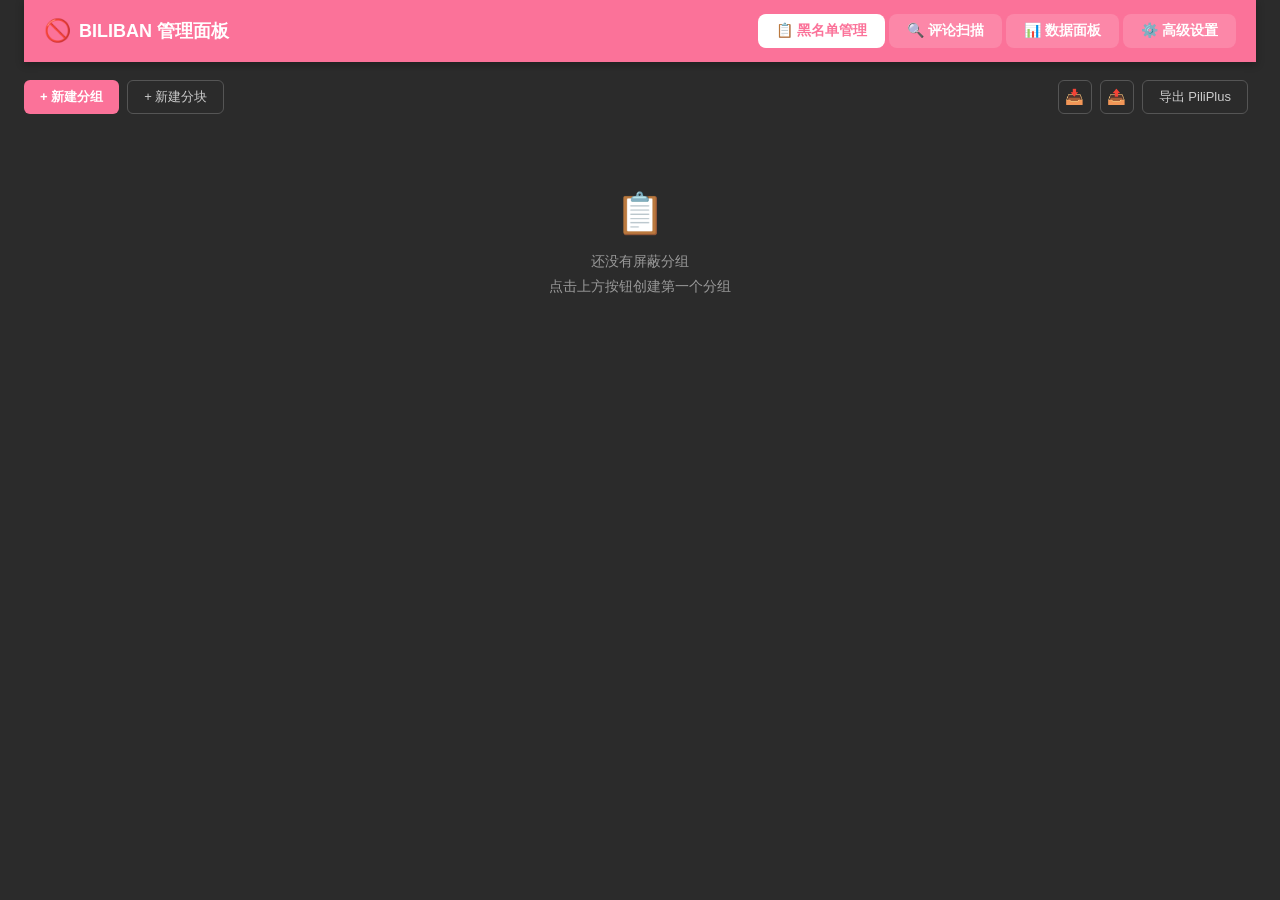
<file: manage/manage.html>
<!DOCTYPE html>
<html lang="zh-CN">
<head>
  <meta charset="UTF-8">
  <meta name="viewport" content="width=device-width, initial-scale=1.0">
  <title>BILIBAN 管理面板</title>
  <link rel="stylesheet" href="manage.css">
</head>
<body>
  <div class="app">
    <!-- 顶部标题栏 -->
    <header class="header">
      <div class="logo">
        <span class="logo-icon">🚫</span>
        <span class="logo-text">BILIBAN 管理面板</span>
      </div>
      <nav class="tabs">
        <button class="tab active" data-tab="blacklist">📋 黑名单管理</button>
        <button class="tab" data-tab="scan">🔍 评论扫描</button>
        <button class="tab" data-tab="stats">📊 数据面板</button>
        <button class="tab" data-tab="advanced">⚙️ 高级设置</button>
      </nav>
    </header>
    <!-- ==================== 黑名单管理 ==================== -->
    <section class="tab-content active" id="tab-blacklist">
      <div class="toolbar">
        <div class="toolbar-left">
          <button id="btn-add-group" class="primary-btn">+ 新建分组</button>
          <button id="btn-add-chunk" class="secondary-btn">+ 新建分块</button>
        </div>
        <div class="toolbar-right">
          <button id="btn-import" class="icon-btn" title="导入本地备份">📥</button>
          <button id="btn-export" class="icon-btn" title="导出本地备份">📤</button>
          <button id="btn-export-piliplus" class="secondary-btn" title="导出所有启用分组的 UID（去重），用于 PiliPlus 黑名单导入">导出 PiliPlus</button>
          <span class="stats" id="stats"></span>
        </div>
      </div>
      <div class="groups-container" id="groups-container">
        <div class="empty-state">
          <div class="empty-icon">📋</div>
          <div class="empty-text">还没有屏蔽分组<br>点击上方按钮创建第一个分组</div>
        </div>
      </div>
    </section>
    <!-- ==================== 数据面板 ==================== -->
    <section class="tab-content" id="tab-stats">
      <div class="card stats-overview">
        <div class="card-title">📊 使用概览</div>
        <div class="stats-overview-grid">
          <div class="stat-item"><div class="stat-num" id="stat-total">0</div><div class="stat-label">总触发次数</div></div>
          <div class="stat-item"><div class="stat-num" id="stat-video">0</div><div class="stat-label">触发视频数</div></div>
          <div class="stat-item"><div class="stat-num" id="stat-comment">0</div><div class="stat-label">触发评论数</div></div>
          <div class="stat-item"><div class="stat-num" id="stat-7d">0</div><div class="stat-label">近 7 天</div></div>
          <div class="stat-item"><div class="stat-num" id="stat-storage">0 B</div><div class="stat-label" id="stat-storage-label">存储占用</div></div>
        </div>
      </div>
      <div class="card stats-chart-card">
        <div class="card-title">频率曲线</div>
        <div class="stats-chart-controls">
          <select id="stats-granularity" class="small-select">
            <option value="day">按天</option>
            <option value="week">按周</option>
            <option value="month">按月</option>
          </select>
          <select id="stats-range" class="small-select">
            <option value="7">近 7 天</option>
            <option value="30" selected>近 30 天</option>
            <option value="90">近 90 天</option>
          </select>
          <span class="stats-chart-legend"><span class="legend-dot total"></span>总触发 <span class="legend-dot video"></span>视频 <span class="legend-dot comment"></span>评论</span>
        </div>
        <div class="stats-chart-wrap">
          <canvas id="stats-chart" width="900" height="300"></canvas>
          <div class="stats-chart-empty" id="stats-chart-empty" style="display:none">暂无数据，触发屏蔽后这里会显示频率曲线</div>
        </div>
      </div>
      <div class="card stats-actions">
        <button id="stats-refresh" class="secondary-btn">⟳ 刷新</button>
        <span class="stats-cleanup-label">清理</span>
        <input type="datetime-local" id="stats-cleanup-time" class="time-input" title="清理该时间之前的数据（不含该时间点）">
        <span class="stats-cleanup-label">之前的数据</span>
        <button id="stats-clear" class="danger-btn">清理数据</button>
        <span class="scan-hint" id="stats-hint"></span>
      </div>
    </section>
    <!-- ==================== 高级设置 ==================== -->
    <section class="tab-content" id="tab-advanced">
      <div class="card stats-advanced">
        <div class="card-title">🗂️ 记录设置</div>
        <div class="adv-grid">
          <label class="opt-item checkbox-item"><input type="checkbox" id="adv-record-comment"> 记录评论命中</label>
          <label class="opt-item checkbox-item"><input type="checkbox" id="adv-record-video"> 记录视频命中</label>
        </div>
        <div class="adv-actions">
          <button id="adv-save" class="primary-btn">保存设置</button>
          <button id="adv-reset" class="secondary-btn">恢复默认</button>
          <span class="scan-hint" id="adv-hint"></span>
        </div>
      </div>
      <div class="card stats-advanced">
        <div class="card-title">☁️ GitHub 仓库设置</div>
        <div class="adv-grid">
          <label class="opt-item wide">备份仓库名称<input type="text" id="gh-repo-name" class="text-input" style="width:220px" placeholder="BILI-Blacklist" title="黑名单备份仓库名，所有者由 GitHub Token 决定"></label>
        </div>
        <div class="scan-hint" style="margin-bottom:8px">仓库所有者由 GitHub Token 决定；修改名称后，下次推送会自动创建/使用新仓库。</div>
        <div class="adv-actions">
          <button id="gh-repo-save" class="primary-btn">保存仓库设置</button>
          <span class="scan-hint" id="gh-repo-hint"></span>
        </div>
      </div>
      <div class="card stats-advanced">
        <div class="card-title">🔑 GitHub 账户设置</div>
        <div class="adv-grid">
          <label class="opt-item">GitHub Token<input type="password" id="gh-token-input" class="text-input" style="width:220px" placeholder="ghp_xxxx 或 github_pat_xxxx" title="需要 repo 权限"></label>
          <label class="opt-item wide">黑名单仓库可见性<select id="gh-visibility" class="small-select"><option value="private">🔒 私有</option><option value="public">🌐 公共</option></select></label>
        </div>
        <div class="adv-actions">
          <button id="gh-token-save" class="primary-btn">保存设置</button>
          <span class="scan-hint" id="gh-account-status"></span>
        </div>
      </div>
    </section>
    <!-- ==================== 评论扫描 ==================== -->
    <section class="tab-content" id="tab-scan">
      <!-- 扫描配置 -->
      <div class="card scan-config">
        <div class="card-title">🎯 扫描入口</div>
        <div class="scan-input-row">
          <input type="text" id="scan-video-input" placeholder="粘贴视频链接 / BV号 / av号，例如 https://www.bilibili.com/video/BV1xx..." class="text-input">
          <button id="scan-use-tab" class="secondary-btn">使用当前标签页</button>
        </div>
        <div class="scan-cache-row">
          <label class="opt-item checkbox-item cache-max-item">缓存上限
            <input type="number" id="cache-max" class="num-input" value="10" min="0" max="50">
          </label>
          <label class="opt-item cache-pick-item">加载缓存
            <select id="cache-select" class="small-select cache-select"><option value="">(暂无缓存)</option></select>
            <button id="cache-load" class="secondary-btn-sm" disabled>📂 加载</button>
            <button id="cache-del" class="secondary-btn-sm" disabled>🗑 删除</button>
          </label>
          <button id="cache-fav" class="secondary-btn-sm" disabled title="收藏的缓存不会被自动清理，只能手动删除">⭐ 收藏</button>
        </div>
        <div class="scan-options">
          <label class="opt-item">排序
            <select id="scan-mode">
              <option value="3">热门</option>
              <option value="2">最新</option>
            </select>
          </label>
          <!-- 时间范围：仅「最新」排序启用 -->
          <label class="opt-item" id="scan-time-range-item" style="display:none">
            <span class="time-range-label">时间范围</span>
            <input type="datetime-local" id="scan-time-from" class="time-input" title="起始时间（较新）。留空 = 从最新评论开始">
            <span class="time-range-arrow">→</span>
            <input type="datetime-local" id="scan-time-to" class="time-input" title="终止时间（较旧）。只设终止 = 从最新评论拉到该时刻">
          </label>
          <label class="opt-item">最大页数
            <input type="number" id="scan-max-pages" value="10" min="0" max="500" class="num-input">
          </label>
          <label class="opt-item checkbox-item">
            <input type="checkbox" id="scan-row-click" title="点击评论即可勾选，无需精准点小框框"> 全行点击
          </label>
        </div>
        <div class="scan-actions">
          <button id="scan-start" class="primary-btn">▶ 开始扫描</button>
          <button id="scan-stop" class="danger-btn" disabled>⏹ 停止</button>
          <span class="scan-hint" id="scan-status-hint">扫描在后台进行，页面可随意切换</span>
        </div>
      </div>
      <!-- 扫描进度 -->
      <div class="card scan-progress" id="scan-progress" style="display:none">
        <div class="card-title">📈 扫描进度</div>
        <div class="progress-meta" id="scan-video-info"></div>
        <div class="progress-bar-wrap"><div class="progress-bar" id="scan-progress-bar"></div></div>
        <div class="progress-lines">
          <span id="scan-progress-text">等待开始...</span>
          <span class="progress-note" id="scan-note"></span>
        </div>
      </div>
      <!-- 扫描结果 -->
      <div class="card scan-results" id="scan-results" style="display:none">
        <div class="card-title">🧾 匹配结果 <span class="title-sub" id="scan-result-summary"></span></div>
        <div class="result-toolbar">
          <span class="filter-label">🔍 搜索：</span>
          <input type="text" id="scan-search-input" class="search-input" placeholder="输入关键词，筛选带该词的评论（命中置顶，未命中变灰）">
          <span class="search-count" id="scan-search-count"></span>
          <span class="toolbar-spacer"></span>
          <label class="checkbox-item">
            <input type="checkbox" id="scan-select-all"> 全选
          </label>
        </div>
        <div class="scan-analysis-bar">
          <button id="scan-analyze" class="secondary-btn-sm">📊 分析</button>
          <label class="checkbox-item">
            <input type="checkbox" id="scan-analyze-sub"> 分析楼中楼
          </label>
          <span class="scan-hint" id="scan-analyze-hint">默认只分析主楼评论</span>
        </div>
        <div class="scan-analysis" id="scan-analysis" style="display:none"></div>
        <div class="batch-bar" id="scan-batch-bar">
          <span>批量操作：</span>
          <select id="scan-batch-group" class="small-select"></select>
          <button id="scan-batch-add" class="primary-btn-sm">加入黑名单</button>
          <button id="scan-batch-ignore" class="secondary-btn-sm">忽略</button>
          <span class="batch-hint" id="scan-batch-hint"></span>
        </div>
        <div class="result-list" id="scan-result-list"></div>
      </div>
    </section>
  </div>
  <!-- 隐藏的文件导入 -->
  <input type="file" id="file-import" accept=".json" style="display:none">
  <!-- 通用对话框 -->
  <div class="modal-overlay" id="modal-overlay" style="display:none">
    <div class="modal">
      <div class="modal-title" id="modal-title"></div>
      <div class="modal-body" id="modal-body"></div>
      <div class="modal-actions">
        <button class="secondary-btn" id="modal-cancel">取消</button>
        <button class="primary-btn" id="modal-confirm">确认</button>
      </div>
    </div>
  </div>
  <script src="../lib/storage.js"></script>
  <script src="../lib/github.js"></script>
  <script src="manage.js"></script>
  <script src="stats.js"></script>
</body>
</html>
</file>
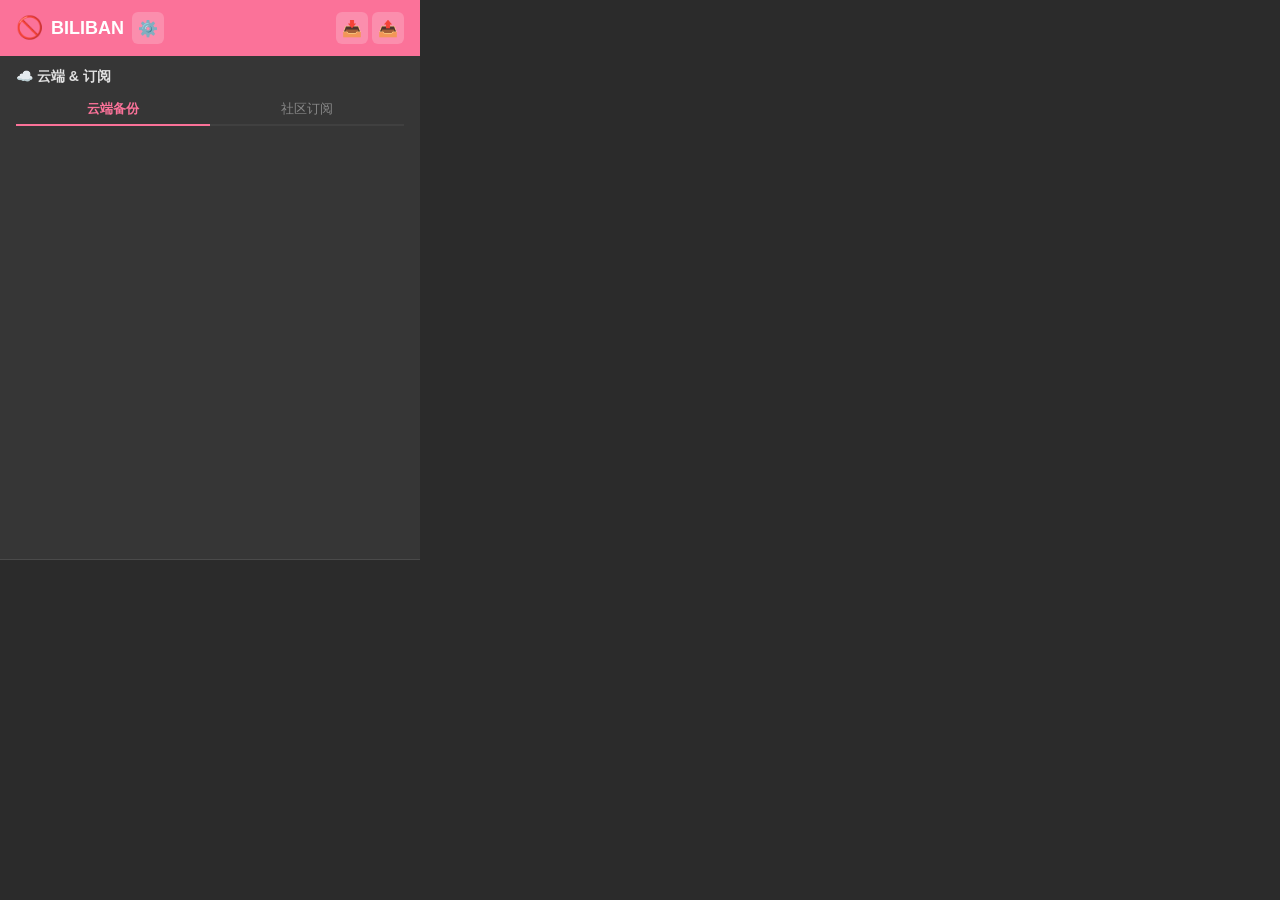
<file: popup/popup.html>
<!DOCTYPE html>
<html lang="zh-CN">
<head>
  <meta charset="UTF-8">
  <meta name="viewport" content="width=device-width, initial-scale=1.0">
  <title>BILIBAN - B站用户屏蔽</title>
  <link rel="stylesheet" href="popup.css">
</head>
<body>
  <div class="app">
    <!-- 顶部标题栏 -->
    <header class="header">
      <div class="header-left">
        <div class="logo">
          <span class="logo-icon">🚫</span>
          <span class="logo-text">BILIBAN</span>
        </div>
        <button id="btn-manage" class="icon-btn" title="打开完整管理面板">⚙️</button>
      </div>
      <div class="header-actions">
        <button id="btn-import" class="icon-btn" title="导入本地备份">📥</button>
        <button id="btn-export" class="icon-btn" title="导出本地备份">📤</button>
      </div>
    </header>

    <!-- GitHub 同步面板（弹窗即云同步界面，常驻展示） -->
    <div class="github-panel" id="github-panel">
      <div class="github-panel-header">
        <span class="github-title">☁️ 云端 & 订阅</span>
      </div>

      <!-- Tab 切换 -->
      <div class="github-tabs">
        <button class="github-tab active" data-tab="sync">云端备份</button>
        <button class="github-tab" data-tab="subscribe">社区订阅</button>
      </div>

      <!-- Tab: 云端备份 -->
      <div class="github-tab-content" id="tab-sync">
        <div class="github-section" id="github-sync-section" style="display:none">
          <div class="github-user" id="github-user-info"></div>

          <!-- 分块同步（新建/编辑分块请到完整管理面板） -->
          <div class="chunk-section">
            <div class="chunk-header">
              <div class="chunk-header-left">
                <label class="github-label">云端分块</label>
                <label class="chunk-select-all" title="全选 / 取消全选云端分块">
                  <input type="checkbox" id="chunk-select-all">
                  <span>全选</span>
                </label>
              </div>
              <span class="github-hint" style="margin-top:0">编辑分块请到管理面板</span>
            </div>
            <div class="chunk-list" id="chunk-list"></div>
            <div class="chunk-actions">
              <button id="btn-push-selected" class="github-action-btn push" disabled>
                <span class="btn-icon">⬆️</span><span>推送选中块</span>
              </button>
              <button id="btn-pull-selected" class="github-action-btn pull" disabled>
                <span class="btn-icon">⬇️</span><span>拉取选中块</span>
              </button>
            </div>
            <div class="github-hint" id="chunk-sync-status"></div>
          </div>

          <div class="github-hint" id="github-sync-status"></div>
          <div class="github-link" id="github-link" style="display:none">
            <a href="#" target="_blank" id="github-link-url">查看云端备份</a>
          </div>

        </div>

      </div>

      <!-- Tab: 社区订阅 -->
      <div class="github-tab-content" id="tab-subscribe" style="display:none">
        <div class="github-section">
          <label class="github-label">添加订阅源</label>
          <div class="github-input-row">
            <input type="text" id="source-input" placeholder="owner/repo 或完整 URL" class="github-input">
            <button id="source-add" class="primary-btn-sm">添加</button>
          </div>
          <div class="github-hint">支持格式：<code>owner/repo</code>、<code>owner/repo/path.json</code>、完整 GitHub URL</div>
          <div class="github-hint" id="source-add-status"></div>
        </div>
        <div class="github-section">
          <div class="source-actions-row">
            <button id="source-pull-all" class="github-action-btn pull" style="flex:1">
              <span class="btn-icon">🔄</span><span>从全部源拉取合并</span>
            </button>
          </div>
          <div class="github-hint" id="source-pull-status"></div>
        </div>
        <div class="github-section">
          <label class="github-label">已订阅 (<span id="source-count">0</span>)</label>
          <div class="source-list" id="source-list"></div>
        </div>

      </div>
    </div>
  </div>

  <!-- 隐藏的文件导入 -->
  <input type="file" id="file-import" accept=".json" style="display:none">

  <!-- 确认对话框 -->
  <div class="modal-overlay" id="modal-overlay" style="display:none">
    <div class="modal">
      <div class="modal-title" id="modal-title"></div>
      <div class="modal-body" id="modal-body"></div>
      <div class="modal-actions">
        <button class="secondary-btn" id="modal-cancel">取消</button>
        <button class="danger-btn" id="modal-confirm">确认</button>
      </div>
    </div>
  </div>

  <script src="../lib/storage.js"></script>
  <script src="../lib/github.js"></script>
  <script src="popup.js"></script>
</body>
</html>
</file>
<file: manage/manage.css>
/* ==================== 全局 ==================== */
* { margin: 0; padding: 0; box-sizing: border-box; }

body {
  font-family: -apple-system, BlinkMacSystemFont, "Segoe UI", "PingFang SC", "Microsoft YaHei", sans-serif;
  background: #2b2b2b;
  color: #e0e0e0;
  color-scheme: dark;
  min-height: 100vh;
}

.app {
  /* 全宽自适应：铺满浏览器可视宽度，无固定窄栏 */
  max-width: none;
  padding: 0 24px 60px;
}

/* 超宽屏时内容间距随视口放大 */
@media (min-width: 1600px) {
  .app { padding: 0 48px 80px; }
  .card { padding: 24px; }
}

/* ==================== 顶部栏 ==================== */
.header {
  display: flex; align-items: center; justify-content: space-between;
  gap: 16px; padding: 14px 20px; background: #fb7299; color: white;
  position: sticky; top: 0; z-index: 100;
  box-shadow: 0 2px 8px rgba(0,0,0,0.3);
}

.logo { display: flex; align-items: center; gap: 8px; font-size: 18px; font-weight: 700; white-space: nowrap; }
.logo-icon { font-size: 22px; }

.tabs { display: flex; gap: 4px; }

.tab {
  padding: 8px 18px; border: none; border-radius: 8px;
  background: rgba(255,255,255,0.15); color: white; font-size: 14px;
  cursor: pointer; transition: all 0.2s; font-weight: 600;
}
.tab:hover { background: rgba(255,255,255,0.3); }
.tab.active { background: white; color: #fb7299; }

/* ==================== Tab 内容 ==================== */
.tab-content { display: none; padding-top: 18px; }
.tab-content.active { display: block; }

/* ==================== 工具栏 ==================== */
.toolbar {
  display: flex; align-items: center; justify-content: space-between;
  gap: 12px; margin-bottom: 16px; flex-wrap: wrap;
}
.toolbar-left { display: flex; gap: 8px; }
.toolbar-right { display: flex; align-items: center; gap: 8px; }
.stats { font-size: 13px; color: #888; }

/* ==================== 按钮 ==================== */
.primary-btn {
  height: 34px; padding: 0 16px; border: none; border-radius: 6px;
  background: #fb7299; color: white; font-size: 13px; font-weight: 600;
  cursor: pointer; transition: background 0.2s;
}
.primary-btn:hover { background: #e6608a; }
.primary-btn:disabled { background: #555; cursor: not-allowed; }

.secondary-btn {
  height: 34px; padding: 0 16px; border: 1.5px solid #555; border-radius: 6px;
  background: transparent; color: #ccc; font-size: 13px; cursor: pointer;
  transition: all 0.2s; white-space: nowrap;
}
.secondary-btn:hover { border-color: #fb7299; color: #fb7299; }
.secondary-btn:disabled { opacity: 0.5; cursor: not-allowed; }

.danger-btn {
  height: 34px; padding: 0 16px; border: none; border-radius: 6px;
  background: #ff4d4f; color: white; font-size: 13px; font-weight: 600;
  cursor: pointer; transition: background 0.2s;
}
.danger-btn:hover { background: #e6393b; }
.danger-btn:disabled { background: #555; cursor: not-allowed; }

.primary-btn-sm {
  height: 30px; padding: 0 14px; border: none; border-radius: 6px;
  background: #fb7299; color: white; font-size: 12px; font-weight: 600;
  cursor: pointer; white-space: nowrap;
}
.primary-btn-sm:hover { background: #e6608a; }
.primary-btn-sm:disabled { background: #555; cursor: not-allowed; }

.secondary-btn-sm {
  height: 30px; padding: 0 14px; border: 1.5px solid #555; border-radius: 6px;
  background: transparent; color: #ccc; font-size: 12px; cursor: pointer; white-space: nowrap;
}
.secondary-btn-sm:hover { border-color: #fb7299; color: #fb7299; }

.icon-btn {
  width: 34px; height: 34px; border: 1.5px solid #555; border-radius: 6px;
  background: transparent; font-size: 15px; cursor: pointer;
  display: flex; align-items: center; justify-content: center; transition: all 0.2s;
}
.icon-btn:hover { border-color: #fb7299; }

/* ==================== 分组列表 ==================== */
.chunk-group-container { margin-bottom: 14px; }

.chunk-group-header {
  display: flex; align-items: center; justify-content: space-between;
  padding: 10px 14px; background: #363636; border: 1px solid #4a4a4a;
  border-radius: 8px; cursor: pointer; user-select: none; transition: background 0.15s;
}
.chunk-group-header:hover { background: #3d3d3d; }

.chunk-group-left { display: flex; align-items: center; gap: 8px; }
.chunk-group-expand { font-size: 10px; color: #888; transition: transform 0.2s; }
.chunk-group-header.expanded .chunk-group-expand { transform: rotate(90deg); }
.chunk-group-name { font-size: 14px; font-weight: 600; color: #fb7299; }
.chunk-group-count { font-size: 12px; color: #888; }

.chunk-group-body { display: none; margin-top: 8px; }
.chunk-group-header.expanded + .chunk-group-body { display: block; }

/* ==================== 分组卡片 ==================== */
.group-card {
  background: #363636; border: 1px solid #4a4a4a; border-radius: 8px;
  margin-bottom: 8px; transition: border-color 0.2s;
}
.group-card.drag-over { border-color: #fb7299; }
.group-card.dragging { opacity: 0.6; }

.group-header { display: flex; align-items: center; gap: 8px; padding: 10px 14px; cursor: pointer; }

.drag-handle { cursor: grab; color: #666; display: flex; align-items: center; }
.drag-handle svg { width: 18px; height: 18px; fill: #666; }
.drag-handle:hover svg { fill: #fb7299; }

.group-toggle {
  width: 36px; height: 20px; border-radius: 10px; background: #555;
  position: relative; cursor: pointer; transition: background 0.2s; flex-shrink: 0;
}
.group-toggle::after {
  content: ''; position: absolute; top: 2px; left: 2px; width: 16px; height: 16px;
  border-radius: 50%; background: #888; transition: all 0.2s;
}
.group-toggle.active { background: #fb7299; }
.group-toggle.active::after { left: 18px; background: white; }

.group-name { font-size: 14px; font-weight: 600; flex: 1; }

.group-chunk-badge {
  font-size: 11px; color: #fb7299; background: rgba(251,114,153,0.12);
  padding: 1px 8px; border-radius: 10px; border: 1px solid rgba(251,114,153,0.35);
}

.group-count { font-size: 12px; color: #888; }

.group-expand { font-size: 10px; color: #888; transition: transform 0.2s; }
.group-card.expanded .group-expand { transform: rotate(180deg); }

.group-actions { display: flex; gap: 2px; }

.group-action-btn {
  width: 28px; height: 28px; border: none; border-radius: 6px;
  background: transparent; font-size: 13px; cursor: pointer; transition: background 0.15s;
}
.group-action-btn:hover { background: #4a4a4a; }

.group-body { display: none; padding: 0 14px 12px; }
.group-card.expanded .group-body { display: block; }

.uid-list { display: flex; flex-wrap: wrap; gap: 6px; margin-bottom: 10px; }

.uid-tag {
  display: inline-flex; align-items: center; gap: 4px;
  background: #404040; border: 1px solid #555; border-radius: 12px;
  padding: 2px 6px 2px 10px; font-size: 12px;
}
.uid-tag .uid-remove {
  width: 16px; height: 16px; border: none; border-radius: 50%;
  background: #555; color: #ccc; font-size: 12px; line-height: 16px;
  cursor: pointer; display: flex; align-items: center; justify-content: center;
}
.uid-tag .uid-remove:hover { background: #ff4d6a; color: white; }

.uid-add-row { display: flex; gap: 8px; align-items: center; }

.uid-add-input {
  height: 30px; width: 220px; padding: 0 10px;
  border: 1.5px solid #555; border-radius: 6px; font-size: 12px; outline: none;
  background: #404040; color: #e0e0e0;
}
.uid-add-input:focus { border-color: #fb7299; }

.empty-group { text-align: center; color: #777; font-size: 12px; padding: 8px 0; }
.empty-state { text-align: center; padding: 60px 0; color: #999; }
.empty-icon { font-size: 40px; margin-bottom: 12px; }
.empty-text { font-size: 14px; line-height: 1.8; }

/* ==================== 卡片（扫描） ==================== */
.card {
  background: #363636; border: 1px solid #4a4a4a; border-radius: 10px;
  padding: 18px; margin-bottom: 16px;
}

.card-title { font-size: 15px; font-weight: 600; margin-bottom: 14px; color: #e0e0e0; }
.title-sub { font-size: 12px; color: #888; font-weight: 400; margin-left: 6px; }

.scan-input-row { display: flex; gap: 8px; margin-bottom: 12px; }

.text-input {
  flex: 1; height: 36px; padding: 0 12px;
  border: 1.5px solid #555; border-radius: 6px; font-size: 13px; outline: none;
  background: #404040; color: #e0e0e0;
}
.text-input:focus { border-color: #fb7299; }

.scan-options {
  display: flex; align-items: center; gap: 20px; flex-wrap: wrap; margin-bottom: 14px;
}

.scan-cache-row { display: flex; flex-wrap: wrap; align-items: center; gap: 8px 16px; margin-top: 6px; }
.scan-cache-row .cache-max-item { white-space: nowrap; }
.scan-cache-row .cache-pick-item { gap: 6px; }
.cache-select { max-width: 320px; }
.opt-item { display: flex; align-items: center; gap: 6px; font-size: 13px; color: #aaa; }

.opt-item select, .small-select {
  height: 30px; padding: 0 8px; border: 1.5px solid #555; border-radius: 6px;
  font-size: 12px; background: #404040; color: #e0e0e0; outline: none;
}
.opt-item select:focus { border-color: #fb7299; }

.num-input {
  width: 64px; height: 30px; padding: 0 8px;
  border: 1.5px solid #555; border-radius: 6px; font-size: 12px; outline: none;
  background: #404040; color: #e0e0e0;
}
.num-input:focus { border-color: #fb7299; }

.checkbox-item {
  display: flex; align-items: center; gap: 6px; font-size: 13px; color: #ccc; cursor: pointer;
}
.checkbox-item input { accent-color: #fb7299; cursor: pointer; }

.opt-hint { font-size: 11px; color: #888; }
.time-range-label { white-space: nowrap; }
.time-input { background: #2a2a2a; color: #ddd; border: 1px solid #3c3c3c; border-radius: 4px; padding: 3px 6px; font-size: 12px; }
.time-range-arrow { color: #888; font-size: 12px; }

.scan-actions { display: flex; align-items: center; gap: 10px; }
.scan-hint { font-size: 12px; color: #888; }

/* ==================== 扫描进度 ==================== */
.progress-meta {
  font-size: 13px; color: #ccc; margin-bottom: 10px; line-height: 1.7;
}
.progress-meta .video-title { font-weight: 600; color: #e0e0e0; }

.progress-bar-wrap {
  height: 10px; background: #2b2b2b; border-radius: 5px; overflow: hidden; margin-bottom: 10px;
}
.progress-bar {
  height: 100%; width: 0; background: linear-gradient(90deg, #fb7299, #ff9db8);
  border-radius: 5px; transition: width 0.4s;
}
.progress-bar.err { background: #ff4d4f; }
/* 全量模式（maxPages=0）无法预知总页数，用不定进度动画 */
.progress-bar.indeterminate {
  width: 35% !important;
  animation: biliban-indeterminate 1.1s ease-in-out infinite;
}
@keyframes biliban-indeterminate {
  0% { margin-left: -35%; }
  100% { margin-left: 100%; }
}

.progress-lines { display: flex; justify-content: space-between; font-size: 13px; color: #ccc; flex-wrap: wrap; gap: 4px; }
.progress-note { color: #faad14; font-size: 12px; }

/* ==================== 扫描结果 ==================== */
.result-toolbar {
  display: flex; align-items: center; gap: 8px; flex-wrap: wrap; margin-bottom: 12px;
}
.filter-label { font-size: 13px; color: #888; }

.search-input {
  flex: 1; max-width: 420px; height: 32px; padding: 0 12px;
  border: 1.5px solid #555; border-radius: 16px; font-size: 13px; outline: none;
  background: #404040; color: #e0e0e0; transition: border-color 0.2s;
}
.search-input:focus { border-color: #fb7299; }
.search-input::placeholder { color: #777; }

.search-count { font-size: 12px; color: #52c41a; white-space: nowrap; }

.toolbar-spacer { flex: 1; }

.batch-bar {
  display: flex; align-items: center; gap: 8px; flex-wrap: wrap;
  background: #3a3a3a; border-radius: 8px; padding: 10px 12px; margin-bottom: 12px;
  font-size: 13px; color: #ccc;
}
.batch-hint { font-size: 12px; color: #52c41a; margin-left: 6px; }

/* ==================== 评论分析 ==================== */
.scan-analysis-bar {
  display: flex; align-items: center; gap: 10px; flex-wrap: wrap; margin-bottom: 10px;
}
.scan-analysis {
  margin-bottom: 12px; padding: 12px;
  background: #2f2f2f; border: 1px solid #4a4a4a; border-radius: 8px;
}
.analysis-head { margin-bottom: 10px; }
.analysis-title { font-size: 14px; font-weight: 600; color: #e0e0e0; }
.analysis-meta { font-size: 12px; color: #999; margin-top: 4px; line-height: 1.5; }
.analysis-grid {
  display: grid; grid-template-columns: repeat(auto-fit, minmax(240px, 1fr)); gap: 10px;
}
.analysis-card { background: #383838; border-radius: 8px; padding: 10px; }
.analysis-card-title {
  display: flex; align-items: center; justify-content: space-between;
  font-size: 13px; font-weight: 600; color: #e0e0e0; margin-bottom: 8px;
}
.analysis-card-title span { color: #888; font-size: 11px; font-weight: 400; }
.analysis-list { display: flex; flex-direction: column; gap: 8px; }
.analysis-item { min-width: 0; }
.analysis-item-head {
  display: flex; align-items: center; gap: 6px; font-size: 12px; color: #ccc;
}
.analysis-rank { min-width: 18px; color: #fb7299; font-weight: 600; }
.analysis-name { flex: 1; min-width: 0; overflow: hidden; text-overflow: ellipsis; white-space: nowrap; }
.analysis-count { color: #999; white-space: nowrap; }
.analysis-bar { height: 4px; background: #2a2a2a; border-radius: 2px; margin-top: 4px; overflow: hidden; }
.analysis-bar span { display: block; height: 100%; background: #fb7299; border-radius: 2px; }
.analysis-empty { padding: 12px; text-align: center; color: #888; font-size: 12px; }

.result-list { max-height: calc(100vh - 300px); min-height: 200px; overflow-y: auto; border: 1px solid #4a4a4a; border-radius: 8px; }
.result-list::-webkit-scrollbar { width: 6px; }
.result-list::-webkit-scrollbar-thumb { background: #555; border-radius: 3px; }

/* ============ 评论流（复原评论区样式） ============ */
.thread-card { border-bottom: 1px solid #3c3c3c; padding: 12px 16px; transition: background 0.15s; }
.thread-card:last-child { border-bottom: none; }
.thread-card:hover { background: #3a3a3a; }
.thread-card.ignored { opacity: 0.45; }
/* 行级灰显：未命中搜索的评论（主楼或回复各自独立）可见但置灰、不可批量选择 */
.thread-row.muted { opacity: 0.5; }
.thread-row.muted .thread-content { color: #999; }

.thread-row { display: flex; align-items: flex-start; gap: 10px; }
/* 全行点击勾选：开启时整卡可点 + hover 反馈（覆盖内边距/回复缩进等盲区） */
.thread-card.row-clickable { cursor: pointer; }
.thread-card.row-clickable:hover { background: rgba(255,255,255,0.04); }

.thread-check { margin-top: 8px; accent-color: #fb7299; cursor: pointer; flex-shrink: 0; }
.thread-check:disabled { cursor: not-allowed; opacity: 0.5; }

.thread-avatar {
  width: 36px; height: 36px; border-radius: 50%; background: #4a4a4a;
  object-fit: cover; flex-shrink: 0; margin-top: 2px;
}
.thread-avatar.sm { width: 28px; height: 28px; }

.thread-main { flex: 1; min-width: 0; }

.thread-meta { display: flex; align-items: center; gap: 8px; flex-wrap: wrap; }
.thread-uname { font-size: 14px; font-weight: 600; color: #00a1d6; text-decoration: none; }
.thread-uname:hover { text-decoration: underline; }
.thread-meta .reply-to { font-size: 12px; color: #888; }
.thread-uid { font-size: 12px; color: #888; font-family: monospace; }
.thread-time { font-size: 12px; color: #888; }

.thread-badges { display: flex; gap: 4px; flex-wrap: wrap; }
.thread-badge {
  font-size: 11px; padding: 1px 8px; border-radius: 10px;
  background: #ff4d4f; color: #fff; border: 1px solid #ff4d4f;
  white-space: nowrap;
}
.thread-badge.locked { background: rgba(255,215,0,0.15); color: #ffd700; border-color: rgba(255,215,0,0.5); }
.thread-badge.added { background: rgba(251,114,153,0.12); color: #fb7299; border-color: rgba(251,114,153,0.4); }
.thread-badge.ignored { background: rgba(255,255,255,0.06); color: #666; border-color: #4a4a4a; }
.thread-badge.muted { background: rgba(255,255,255,0.06); color: #999; border-color: #4a4a4a; }

.thread-content {
  font-size: 13px; color: #e0e0e0; line-height: 1.7; margin-top: 4px;
  white-space: pre-wrap; word-break: break-word;   /* 保留换行，复原评论原文 */
}

/* 楼中楼回复：缩进展示 */
.thread-replies { margin-top: 8px; padding-left: 26px; border-left: 2px solid #4a4a4a; }
.thread-reply { padding: 8px 10px; border-radius: 6px; }
.thread-reply:hover { background: #353535; }
.thread-reply .thread-uname { font-size: 13px; }
.thread-reply .thread-content { font-size: 12.5px; margin-top: 2px; }

.thread-actions { display: flex; gap: 6px; flex-shrink: 0; margin-top: 6px; }
.thread-btn {
  height: 26px; padding: 0 10px; border: 1px solid #555; border-radius: 6px;
  background: transparent; color: #aaa; font-size: 12px; cursor: pointer; transition: all 0.15s;
}
.thread-btn:hover { border-color: #fb7299; color: #fb7299; }
.thread-btn.add:hover { border-color: #fb7299; background: rgba(251,114,153,0.12); color: #fb7299; }
.thread-btn.ignore:hover { border-color: #ff4d4f; color: #ff4d4f; }

.result-empty { text-align: center; padding: 40px; color: #888; font-size: 13px; }

/* ==================== 模态框 ==================== */
.modal-overlay {
  position: fixed; top: 0; left: 0; right: 0; bottom: 0;
  background: rgba(0,0,0,0.5); display: flex; align-items: center;
  justify-content: center; z-index: 1000;
}
.modal {
  background: #363636; border-radius: 12px; padding: 20px;
  width: 380px; max-width: 92vw; box-shadow: 0 8px 24px rgba(0,0,0,0.4);
  max-height: 80vh; overflow-y: auto;
}
.modal-title { font-size: 15px; font-weight: 600; margin-bottom: 12px; color: #e0e0e0; }
.modal-body { font-size: 13px; color: #aaa; margin-bottom: 20px; line-height: 1.6; }

.modal-body input[type="text"], .modal-body input[type="number"] {
  width: 100%; height: 34px; padding: 0 10px;
  border: 1.5px solid #555; border-radius: 6px; font-size: 13px;
  outline: none; margin-top: 8px; background: #404040; color: #e0e0e0;
}
.modal-body input:focus { border-color: #fb7299; }

.modal-body select {
  width: 100%; height: 34px; padding: 0 8px;
  border: 1.5px solid #555; border-radius: 6px; font-size: 13px;
  outline: none; margin-top: 8px; background: #404040; color: #e0e0e0;
}

.group-assign-list {
  margin-top: 10px; max-height: 240px; overflow-y: auto;
  border: 1px solid #4a4a4a; border-radius: 8px; padding: 4px;
}
.group-assign-item {
  display: flex; align-items: center; gap: 10px; padding: 8px 10px;
  border-radius: 6px; cursor: pointer; transition: background 0.15s;
}
.group-assign-item:hover { background: #3a3a3a; }
.group-assign-item input { accent-color: #fb7299; cursor: pointer; }
.group-assign-name { font-size: 13px; color: #e0e0e0; flex: 1; }
.group-assign-count { font-size: 12px; color: #888; }

.modal-actions { display: flex; justify-content: flex-end; gap: 8px; }

/* ==================== toast ==================== */
#biliban-toast {
  position: fixed; top: 20px; left: 50%; transform: translateX(-50%);
  background: #333; color: #fff; padding: 10px 20px; border-radius: 8px;
  font-size: 13px; z-index: 99999; opacity: 0; transition: opacity 0.3s;
  pointer-events: none; box-shadow: 0 4px 12px rgba(0,0,0,0.4);
}


/* ============ 数据面板 ============ */
.stats-overview { margin-bottom: 14px; }
.stats-overview-grid { display: grid; grid-template-columns: repeat(auto-fit, minmax(120px, 1fr)); gap: 10px; }
.stat-item { background: #2a2a2a; border: 1px solid #3c3c3c; border-radius: 8px; padding: 12px; text-align: center; }
.stat-num { font-size: 22px; font-weight: 700; color: #fb7299; }
.stat-label { font-size: 12px; color: #888; margin-top: 4px; }
.stats-chart-card { margin-bottom: 14px; }
.stats-chart-controls { display: flex; align-items: center; gap: 10px; margin-bottom: 10px; flex-wrap: wrap; }
.stats-chart-legend { display: inline-flex; align-items: center; gap: 6px; font-size: 12px; color: #aaa; margin-left: 8px; }
.legend-dot { width: 10px; height: 10px; border-radius: 50%; display: inline-block; }
.legend-dot.total { background: #fb7299; }
.legend-dot.video { background: #00a1d6; }
.legend-dot.comment { background: #ffd700; }
.stats-chart-wrap { position: relative; }
.stats-chart-wrap canvas { width: 100%; height: auto; background: #222; border: 1px solid #3c3c3c; border-radius: 8px; }
.stats-chart-empty { padding: 40px; text-align: center; color: #888; font-size: 13px; border: 1px dashed #3c3c3c; border-radius: 8px; }
.stats-actions { display: flex; align-items: center; gap: 10px; flex-wrap: wrap; }
.stats-actions .scan-hint { margin-left: 8px; }
.stats-cleanup-label { font-size: 13px; color: #aaa; }
.stats-actions .time-input { width: 190px; }

.stats-advanced { margin-top: 14px; }
.adv-grid { display: grid; grid-template-columns: repeat(auto-fit, minmax(230px, 1fr)); gap: 8px 14px; }
.adv-grid .opt-item { white-space: nowrap; flex-wrap: wrap; }
.adv-grid .opt-item.wide { grid-column: 1 / -1; }
.adv-grid .num-input { width: 80px; }
.adv-grid .opt-item .text-input { flex: 0 0 auto; width: 180px; }
.adv-actions { display: flex; align-items: center; gap: 12px; margin-top: 12px; flex-wrap: wrap; }
.adv-actions .scan-hint { margin-left: 4px; }
</file>
<file: popup/popup.css>
/* ==================== 全局样式 ==================== */
* { margin: 0; padding: 0; box-sizing: border-box; }

body {
  width: 420px;
  max-height: 560px;
  font-family: -apple-system, BlinkMacSystemFont, "Segoe UI", "PingFang SC", "Microsoft YaHei", sans-serif;
  background: #2b2b2b;
  color: #e0e0e0;
  overflow: hidden;
  color-scheme: dark;
}

.app {
  display: flex;
  flex-direction: column;
  height: 560px;
}

/* ==================== 顶部栏 ==================== */
.header {
  display: flex;
  align-items: center;
  justify-content: space-between;
  padding: 12px 16px;
  background: #fb7299;
  color: white;
}

.logo { display: flex; align-items: center; gap: 8px; font-size: 18px; font-weight: 700; }
.logo-icon { font-size: 22px; }
.header-left { display: flex; align-items: center; gap: 8px; }
.header-actions { display: flex; gap: 4px; }

.icon-btn {
  width: 32px; height: 32px; border: none; border-radius: 6px;
  background: rgba(255,255,255,0.2); font-size: 16px; cursor: pointer;
  display: flex; align-items: center; justify-content: center; transition: background 0.2s;
}
.icon-btn:hover { background: rgba(255,255,255,0.35); }

.icon-btn-sm {
  width: 24px; height: 24px; border: none; border-radius: 4px;
  background: transparent; font-size: 12px; cursor: pointer; color: #999;
  display: flex; align-items: center; justify-content: center;
}
.icon-btn-sm:hover { background: #404040; color: #e0e0e0; }

/* ==================== GitHub 面板（常驻，占满弹窗剩余空间） ==================== */
.github-panel {
  flex: 1; min-height: 0;
  background: #363636;
  border-bottom: 1px solid #4a4a4a;
  padding: 12px 16px;
  overflow-y: auto;
}

.github-panel::-webkit-scrollbar { width: 5px; }
.github-panel::-webkit-scrollbar-thumb { background: #555; border-radius: 3px; }

.github-panel-header {
  display: flex; align-items: center; justify-content: space-between; margin-bottom: 8px;
}

.github-title { font-size: 14px; font-weight: 600; }

.github-tabs {
  display: flex; gap: 0; margin-bottom: 12px;
  border-bottom: 2px solid #404040;
}

.github-tab {
  flex: 1; padding: 6px 0; border: none; background: none;
  font-size: 13px; color: #888; cursor: pointer;
  border-bottom: 2px solid transparent; margin-bottom: -2px;
  transition: all 0.2s;
}

.github-tab.active {
  color: #fb7299; border-bottom-color: #fb7299; font-weight: 600;
}

.github-tab:hover { color: #e0e0e0; }

.github-section { margin-bottom: 10px; }
.github-section:last-child { margin-bottom: 0; }

.github-label {
  font-size: 12px; color: #aaa; margin-bottom: 4px; display: block;
}

.github-input-row { display: flex; gap: 6px; }

.github-input {
  flex: 1; height: 32px; padding: 0 8px;
  border: 1.5px solid #555; border-radius: 6px;
  font-size: 12px; outline: none; font-family: monospace;
  background: #404040; color: #e0e0e0;
}
.github-input:focus { border-color: #fb7299; }

.primary-btn-sm {
  height: 32px; padding: 0 12px; border: none; border-radius: 6px;
  background: #fb7299; color: white; font-size: 12px; font-weight: 600;
  cursor: pointer; white-space: nowrap;
}
.primary-btn-sm:hover { background: #e6608a; }
.primary-btn-sm:disabled { background: #555; cursor: not-allowed; }

.github-hint {
  font-size: 11px; color: #888; margin-top: 4px; line-height: 1.4;
}
.github-hint code {
  background: #404040; padding: 1px 4px; border-radius: 3px; font-size: 11px;
}
.github-hint a { color: #fb7299; text-decoration: none; }
.github-hint a:hover { text-decoration: underline; }

.github-user {
  font-size: 13px; color: #e0e0e0; margin-bottom: 8px;
  padding: 6px 8px; background: #404040; border-radius: 6px;
}

/* ==================== 仓库可见性切换 ==================== */
.visibility-toggle {
  display: flex; gap: 6px; margin-bottom: 6px;
}

.visibility-option {
  flex: 1; height: 34px; border: 1.5px solid #555; border-radius: 6px;
  background: #363636; color: #aaa; font-size: 13px; cursor: pointer;
  display: flex; align-items: center; justify-content: center; gap: 4px;
  transition: all 0.2s;
}

.visibility-option:hover { border-color: #fb7299; color: #e0e0e0; }

.visibility-option.private.active {
  border-color: #52c41a; color: #52c41a; background: #1a2e1a; font-weight: 600;
}

.visibility-option.public.active {
  border-color: #1890ff; color: #1890ff; background: #1a2a3a; font-weight: 600;
}

.visibility-option:disabled { opacity: 0.5; cursor: not-allowed; }

.github-action-btn {
  flex: 1; height: 36px; border: 1.5px solid #555; border-radius: 6px;
  background: #363636; color: #e0e0e0; font-size: 13px; font-weight: 500; cursor: pointer;
  display: flex; align-items: center; justify-content: center; gap: 4px;
  transition: all 0.2s;
}
.github-action-btn.push:hover { border-color: #52c41a; color: #52c41a; background: #1a2e1a; }
.github-action-btn.pull:hover { border-color: #1890ff; color: #1890ff; background: #1a2a3a; }
.github-action-btn:disabled { opacity: 0.5; cursor: not-allowed; }

.github-link { text-align: center; margin-top: 6px; }
.github-link a { font-size: 12px; color: #fb7299; text-decoration: none; }
.github-link a:hover { text-decoration: underline; }

.github-status-ok { color: #52c41a; }
.github-status-err { color: #ff4d4f; }
.github-status-loading { color: #999; }

/* ==================== 分块管理 ==================== */
.chunk-section {
  background: #3a3a3a; border-radius: 8px; padding: 10px; margin-bottom: 10px;
}

.chunk-header {
  display: flex; align-items: center; justify-content: space-between; margin-bottom: 8px;
}

.chunk-header-left { display: flex; align-items: center; gap: 10px; }
.chunk-header-left .github-label { margin-bottom: 0; }

.chunk-select-all {
  display: inline-flex; align-items: center; gap: 5px;
  font-size: 12px; color: #bbb; cursor: pointer; user-select: none;
}
.chunk-select-all input {
  width: 15px; height: 15px; margin: 0; cursor: pointer; accent-color: #fb7299;
}
.chunk-select-all input:disabled { cursor: not-allowed; opacity: 0.5; }

.chunk-list {
  max-height: 150px; overflow-y: auto; margin-bottom: 8px;
}

.chunk-list::-webkit-scrollbar { width: 4px; }
.chunk-list::-webkit-scrollbar-thumb { background: #555; border-radius: 2px; }

.chunk-item {
  display: flex; align-items: center; padding: 8px 10px;
  background: #404040; border-radius: 6px; margin-bottom: 4px;
  transition: all 0.2s;
}

.chunk-item:last-child { margin-bottom: 0; }

.chunk-item:hover { background: #484848; }

.chunk-checkbox {
  width: 18px; height: 18px; margin-right: 10px; cursor: pointer;
  accent-color: #fb7299;
}

.chunk-info { flex: 1; min-width: 0; }

.chunk-name {
  font-size: 13px; font-weight: 600; color: #e0e0e0;
  overflow: hidden; text-overflow: ellipsis; white-space: nowrap;
}

.chunk-meta {
  font-size: 11px; color: #888; margin-top: 2px;
}

.chunk-actions-inline {
  display: flex; gap: 4px; margin-left: 8px;
}

.chunk-action-btn {
  width: 24px; height: 24px; border: none; border-radius: 4px;
  background: transparent; font-size: 12px; cursor: pointer;
  display: flex; align-items: center; justify-content: center;
  color: #888; transition: all 0.2s;
}

.chunk-action-btn:hover { background: #505050; color: #e0e0e0; }
.chunk-action-btn.delete:hover { background: #3a1a1a; color: #ff4d4f; }

.chunk-actions {
  display: flex; gap: 8px; margin-top: 8px;
}

.chunk-empty {
  text-align: center; padding: 16px; color: #888; font-size: 12px;
}

/* ==================== 分块管理弹窗 ==================== */
.chunk-modal-overlay {
  position: fixed; top: 0; left: 0; right: 0; bottom: 0;
  background: rgba(0,0,0,0.5); display: flex; align-items: center;
  justify-content: center; z-index: 1001;
}

.chunk-modal {
  background: #363636; border-radius: 12px; padding: 16px;
  width: 350px; box-shadow: 0 8px 24px rgba(0,0,0,0.5);
}

.chunk-modal-header {
  display: flex; align-items: center; justify-content: space-between;
  margin-bottom: 12px;
}

.chunk-modal-title { font-size: 15px; font-weight: 600; color: #e0e0e0; }

.chunk-modal-body {
  margin-bottom: 16px;
}

.chunk-modal-body label {
  display: block; font-size: 12px; color: #aaa; margin-bottom: 4px;
}

.chunk-modal-body input,
.chunk-modal-body textarea {
  width: 100%; padding: 8px 10px;
  border: 1.5px solid #555; border-radius: 6px; font-size: 13px;
  outline: none; background: #404040; color: #e0e0e0;
}

.chunk-modal-body input:focus,
.chunk-modal-body textarea:focus { border-color: #fb7299; }

.chunk-modal-body textarea {
  height: 60px; resize: vertical; margin-top: 8px;
}

.chunk-modal-body .group-assign-list {
  max-height: 200px; overflow-y: auto; margin-top: 8px;
  background: #404040; border-radius: 6px; padding: 8px;
}

.chunk-modal-body .group-assign-item {
  display: flex; align-items: center; padding: 6px 0;
  border-bottom: 1px solid #484848;
}

.chunk-modal-body .group-assign-item:last-child { border-bottom: none; }

.chunk-modal-body .group-assign-checkbox {
  width: 16px; height: 16px; margin-right: 8px; cursor: pointer;
  accent-color: #fb7299;
}

.chunk-modal-body .group-assign-name {
  font-size: 13px; color: #e0e0e0;
}

.chunk-modal-body .group-assign-count {
  font-size: 11px; color: #888; margin-left: auto;
}

.chunk-modal-footer {
  display: flex; justify-content: flex-end; gap: 8px;
}

/* ==================== 订阅源列表 ==================== */
.source-actions-row { display: flex; gap: 8px; margin-bottom: 8px; }

.source-list {
  max-height: 150px;
  overflow-y: auto;
  border: 1px solid #4a4a4a;
  border-radius: 6px;
}

.source-list::-webkit-scrollbar { width: 4px; }
.source-list::-webkit-scrollbar-thumb { background: #555; border-radius: 2px; }

.source-item {
  display: flex; align-items: center; padding: 8px 10px;
  border-bottom: 1px solid #404040; gap: 8px;
}
.source-item:last-child { border-bottom: none; }

.source-info { flex: 1; min-width: 0; }
.source-name {
  font-size: 12px; font-weight: 600; color: #e0e0e0;
  overflow: hidden; text-overflow: ellipsis; white-space: nowrap;
}
.source-path {
  font-size: 11px; color: #999; font-family: monospace;
  overflow: hidden; text-overflow: ellipsis; white-space: nowrap;
}

.source-chunks-toggle {
  width: 24px; height: 24px; border: none; border-radius: 4px;
  background: transparent; font-size: 12px; cursor: pointer;
  color: #888; display: flex; align-items: center; justify-content: center;
  transition: all 0.2s;
}
.source-chunks-toggle:hover { background: #505050; color: #e0e0e0; }
.source-chunks-toggle.expanded { transform: rotate(180deg); }

.source-chunks {
  display: none; padding: 8px 10px 8px 26px; background: #3a3a3a;
}

.source-chunks.expanded { display: block; }

.source-chunk-item {
  display: flex; align-items: center; padding: 6px 0;
  border-bottom: 1px solid #484848;
}

.source-chunk-item:last-child { border-bottom: none; }

.source-chunk-name {
  font-size: 12px; color: #e0e0e0; flex: 1;
}

.source-chunk-pull {
  height: 24px; padding: 0 8px; border: 1px solid #555; border-radius: 4px;
  background: #404040; color: #1890ff; font-size: 11px; cursor: pointer;
  transition: all 0.2s;
}
.source-chunk-pull:hover { border-color: #1890ff; background: #1a2a3a; }

.source-remove {
  width: 22px; height: 22px; border: none; border-radius: 4px;
  background: transparent; font-size: 12px; cursor: pointer;
  color: #ccc; display: flex; align-items: center; justify-content: center;
  flex-shrink: 0;
}
.source-remove:hover { background: #3a1a1a; color: #ff4d4f; }

.source-empty {
  text-align: center; padding: 16px; color: #bbb; font-size: 12px;
}

/* ==================== 添加用户区域 ==================== */
.add-section {
  padding: 12px 16px; background: #363636; border-bottom: 1px solid #4a4a4a;
}

.input-row { display: flex; gap: 8px; align-items: center; }

.input-row input {
  flex: 1; height: 34px; padding: 0 10px;
  border: 1.5px solid #555; border-radius: 6px; font-size: 13px; outline: none;
  background: #404040; color: #e0e0e0;
}
.input-row input:focus { border-color: #fb7299; }

.input-row select {
  height: 34px; padding: 0 8px; border: 1.5px solid #555; border-radius: 6px;
  font-size: 13px; background: #404040; color: #e0e0e0; outline: none; min-width: 100px; cursor: pointer;
}
.input-row select:focus { border-color: #fb7299; }
.input-row select option { background: #363636; color: #e0e0e0; }

.primary-btn {
  height: 34px; padding: 0 16px; border: none; border-radius: 6px;
  background: #fb7299; color: white; font-size: 13px; font-weight: 600;
  cursor: pointer; white-space: nowrap;
}
.primary-btn:hover { background: #e6608a; }

.secondary-btn {
  height: 34px; padding: 0 16px; border: 1.5px solid #555; border-radius: 6px;
  background: #363636; color: #ccc; font-size: 13px; font-weight: 500; cursor: pointer;
}
.secondary-btn:hover { border-color: #fb7299; color: #fb7299; }

.danger-btn {
  height: 34px; padding: 0 16px; border: none; border-radius: 6px;
  background: #ff4d4f; color: white; font-size: 13px; font-weight: 600; cursor: pointer;
}
.danger-btn:hover { background: #e6393b; }

.error-msg {
  color: #ff4d4f; font-size: 12px; margin-top: 6px; min-height: 16px;
}

/* ==================== 分组容器 ==================== */
.groups-container {
  flex: 1; overflow-y: auto; padding: 8px 16px;
}
.groups-container::-webkit-scrollbar { width: 5px; }
.groups-container::-webkit-scrollbar-thumb { background: #555; border-radius: 3px; }

.empty-state { text-align: center; padding: 60px 20px; color: #888; }
.empty-icon { font-size: 48px; margin-bottom: 12px; }
.empty-text { font-size: 14px; line-height: 1.6; }

/* ==================== 块分组标题 ==================== */
.chunk-group-header {
  display: flex; align-items: center; justify-content: space-between;
  padding: 8px 12px; margin-bottom: 6px; margin-top: 8px;
  background: #3a3a3a; border-radius: 6px; cursor: pointer;
  transition: background 0.2s; user-select: none;
}

.chunk-group-header:first-child { margin-top: 0; }
.chunk-group-header:hover { background: #424242; }

.chunk-group-left {
  display: flex; align-items: center; gap: 8px;
}

.chunk-group-expand {
  font-size: 10px; color: #888; transition: transform 0.2s;
  width: 16px; text-align: center;
}

.chunk-group-header.expanded .chunk-group-expand {
  transform: rotate(90deg);
}

.chunk-group-name {
  font-size: 12px; font-weight: 600; color: #fb7299;
}

.chunk-group-right {
  display: flex; align-items: center; gap: 8px;
}

.chunk-group-count {
  font-size: 11px; color: #888;
}

.chunk-group-collapse-all {
  font-size: 10px; color: #888; cursor: pointer; padding: 2px 6px;
  border: 1px solid #555; border-radius: 3px; background: transparent;
  transition: all 0.2s;
}

.chunk-group-collapse-all:hover {
  border-color: #fb7299; color: #fb7299;
}

.chunk-group-body {
  display: none;
}

.chunk-group-header.expanded + .chunk-group-body {
  display: block;
}

/* ==================== 分组卡片 ==================== */
.group-card {
  background: #363636; border-radius: 10px; margin-bottom: 10px;
  box-shadow: 0 1px 3px rgba(0,0,0,0.3); overflow: hidden;
  transition: transform 0.2s, box-shadow 0.2s, opacity 0.2s;
}

.group-card.dragging {
  opacity: 0.5;
  transform: scale(0.98);
  box-shadow: 0 4px 12px rgba(0,0,0,0.4);
}

.group-card.drag-over {
  border-top: 2px solid #fb7299;
  margin-top: -2px;
}

.group-header {
  display: flex; align-items: center; padding: 10px 12px; gap: 8px;
  cursor: pointer; user-select: none;
}

.drag-handle {
  width: 20px; height: 20px; cursor: grab; color: #666;
  display: flex; align-items: center; justify-content: center;
  flex-shrink: 0; transition: color 0.2s;
}

.drag-handle:hover { color: #fb7299; }
.drag-handle:active { cursor: grabbing; }

.drag-handle svg {
  width: 16px; height: 16px; fill: currentColor;
}

.group-toggle {
  width: 36px; height: 20px; border-radius: 10px; background: #555;
  position: relative; flex-shrink: 0; transition: background 0.2s; cursor: pointer;
}
.group-toggle.active { background: #fb7299; }
.group-toggle::after {
  content: ''; width: 16px; height: 16px; border-radius: 50%; background: white;
  position: absolute; top: 2px; left: 2px; transition: transform 0.2s;
  box-shadow: 0 1px 2px rgba(0,0,0,0.15);
}
.group-toggle.active::after { transform: translateX(16px); }

.group-name {
  flex: 1; font-size: 14px; font-weight: 600; color: #e0e0e0;
  overflow: hidden; text-overflow: ellipsis; white-space: nowrap;
}

.group-chunk-badge {
  font-size: 10px; color: #fb7299; background: rgba(251,114,153,0.15);
  padding: 2px 6px; border-radius: 8px; margin-left: 4px;
}

.group-count {
  font-size: 12px; color: #aaa; background: #404040;
  padding: 2px 8px; border-radius: 10px;
}

.group-expand {
  font-size: 12px; color: #777; transition: transform 0.2s;
}
.group-card.expanded .group-expand { transform: rotate(180deg); }

.group-actions { display: flex; gap: 2px; }

.group-action-btn {
  width: 28px; height: 28px; border: none; border-radius: 4px;
  background: transparent; font-size: 14px; cursor: pointer;
  display: flex; align-items: center; justify-content: center;
}
.group-action-btn:hover { background: #404040; }

.group-body {
  display: none; border-top: 1px solid #404040;
  padding: 8px 12px; max-height: 240px; overflow-y: auto;
}
.group-card.expanded .group-body { display: block; }

.uid-list { display: flex; flex-wrap: wrap; gap: 6px; }

.uid-tag {
  display: inline-flex; align-items: center; gap: 4px;
  padding: 3px 8px; background: #3a2028; border: 1px solid #5a3040;
  border-radius: 14px; font-size: 12px; color: #fb7299;
}

.uid-tag .uid-remove {
  width: 14px; height: 14px; border: none; border-radius: 50%;
  background: #5a3040; color: #fb7299; font-size: 10px; cursor: pointer;
  display: flex; align-items: center; justify-content: center;
}
.uid-tag .uid-remove:hover { background: #ff4d6a; color: white; }

.empty-group { text-align: center; color: #777; font-size: 12px; padding: 12px 0; }

/* ==================== 底部栏 ==================== */

/* ==================== 模态框 ==================== */
.modal-overlay {
  position: fixed; top: 0; left: 0; right: 0; bottom: 0;
  background: rgba(0,0,0,0.4); display: flex; align-items: center;
  justify-content: center; z-index: 1000;
}

.modal {
  background: #363636; border-radius: 12px; padding: 20px;
  width: 300px; box-shadow: 0 8px 24px rgba(0,0,0,0.4);
}

.modal-title { font-size: 15px; font-weight: 600; margin-bottom: 12px; color: #e0e0e0; }

.modal-body {
  font-size: 13px; color: #aaa; margin-bottom: 20px; line-height: 1.5;
}
.modal-body input[type="text"] {
  width: 100%; height: 34px; padding: 0 10px;
  border: 1.5px solid #555; border-radius: 6px; font-size: 13px;
  outline: none; margin-top: 8px; background: #404040; color: #e0e0e0;
}
.modal-body input[type="text"]:focus { border-color: #fb7299; }

.modal-actions { display: flex; justify-content: flex-end; gap: 8px; }
</file>
